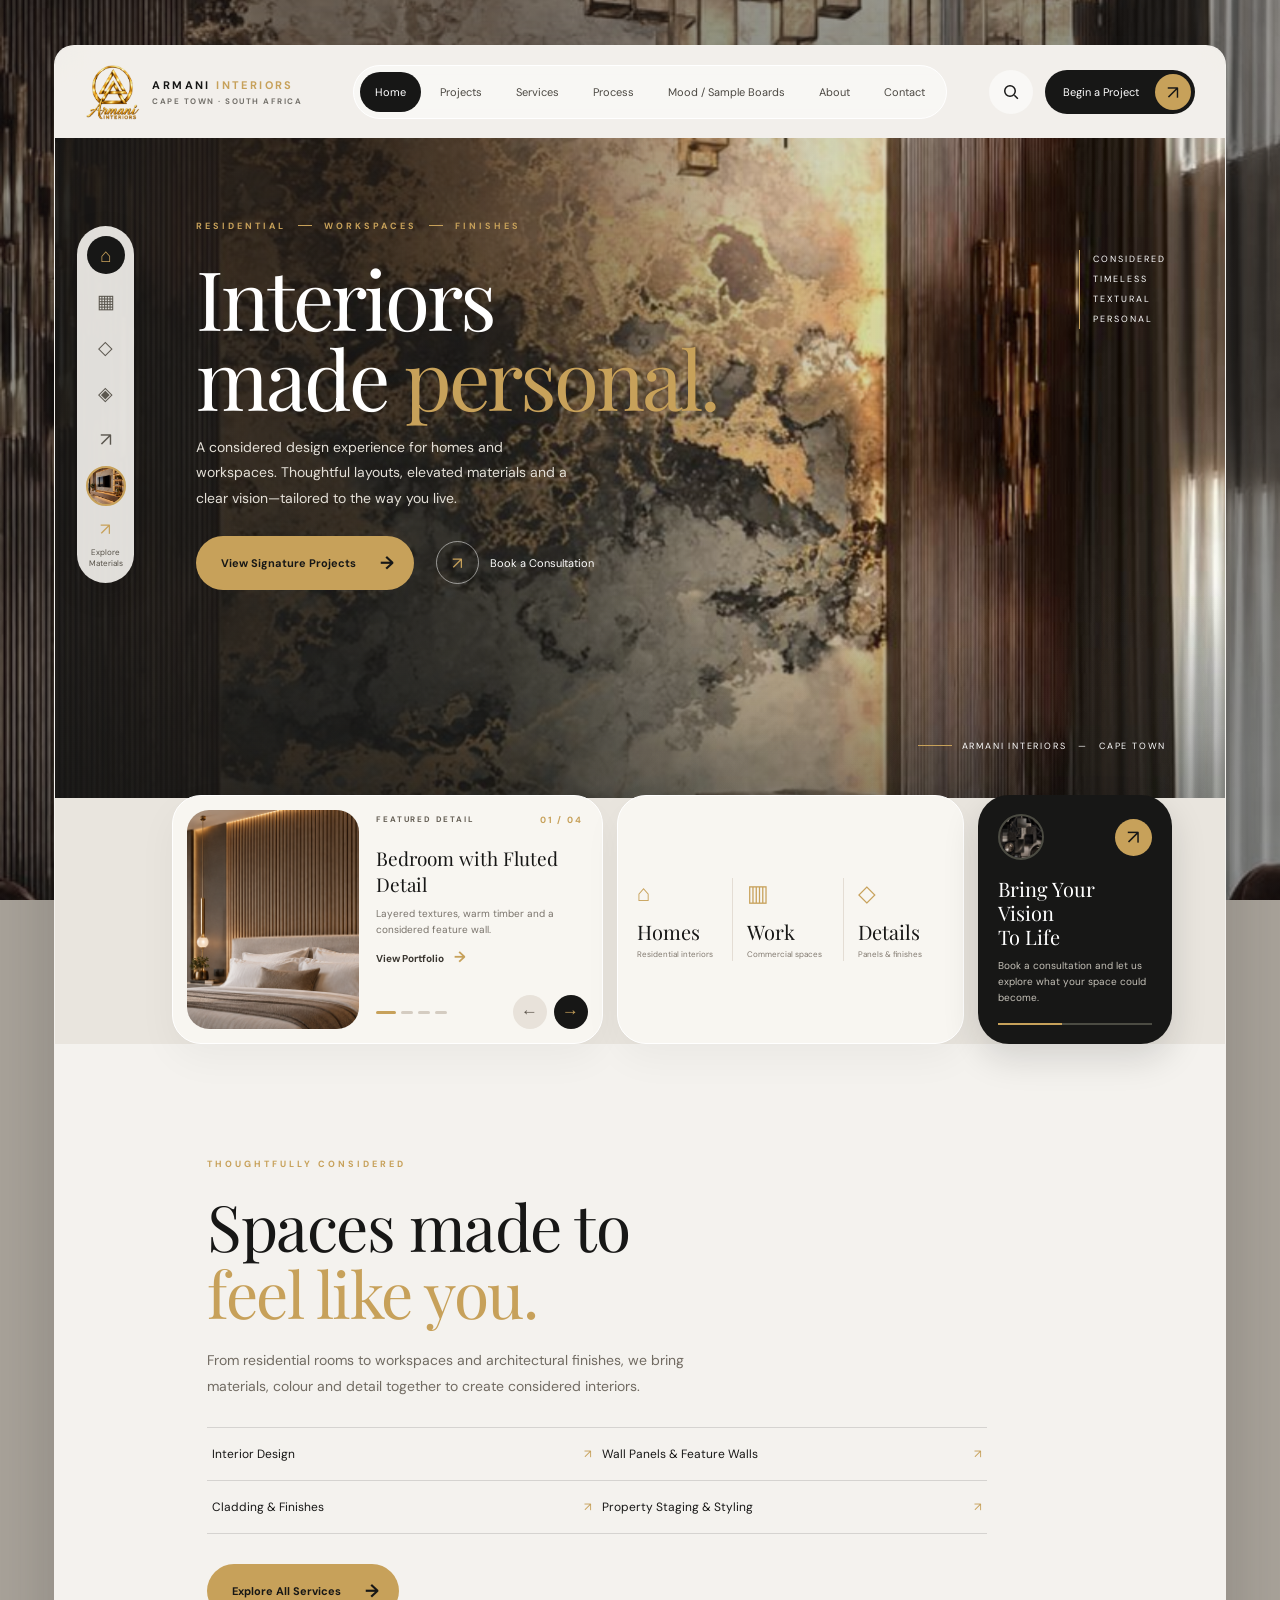
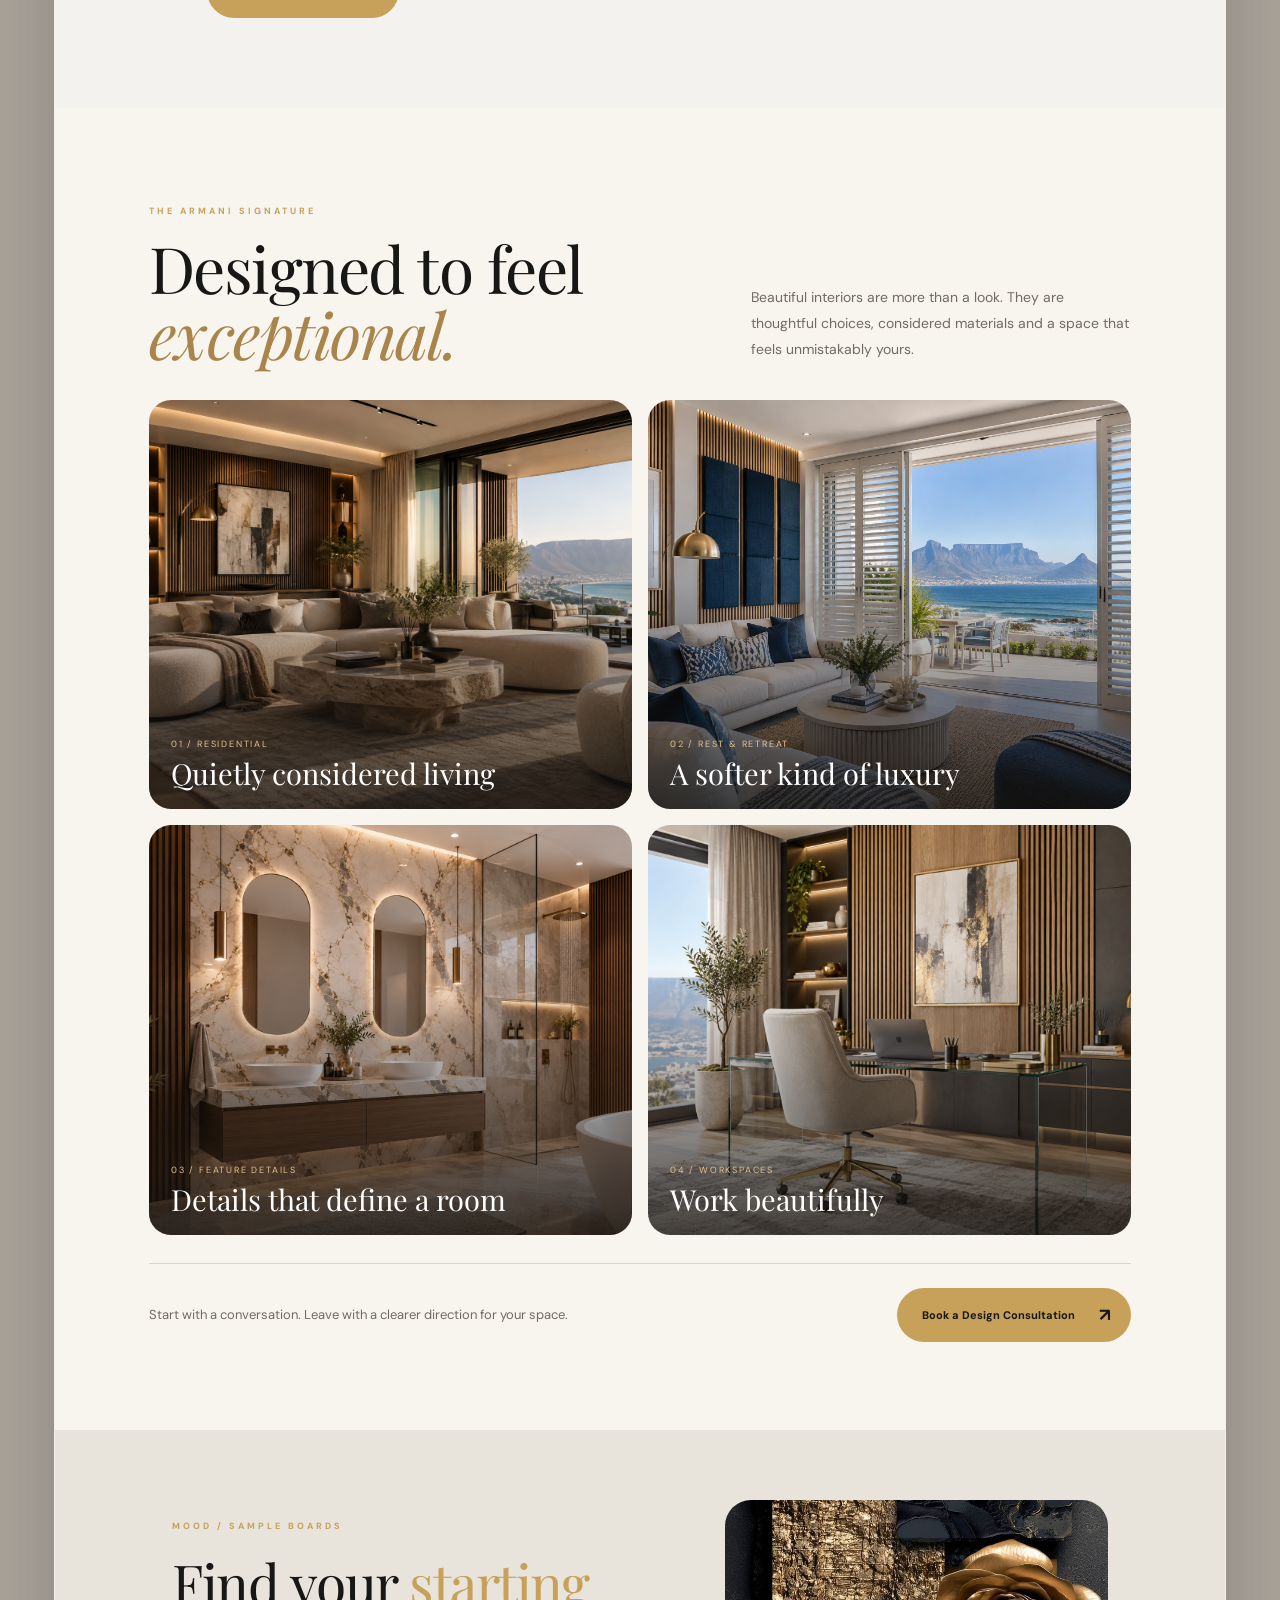
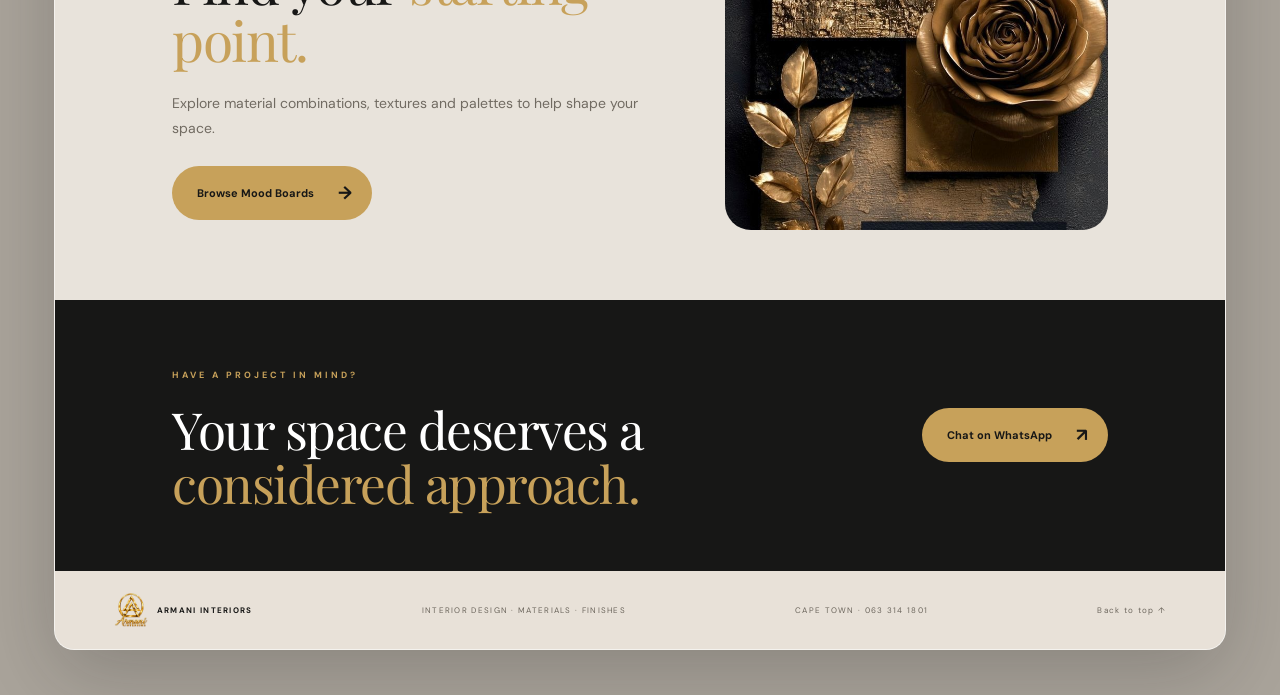
<file: index.html>
<!doctype html><html lang="en"><head><meta charset="utf-8"><meta name="viewport" content="width=device-width,initial-scale=1"><meta name="theme-color" content="#171716"><meta name="description" content="Armani Interiors — residential and workspace interiors, material finishes, wall panels, cladding and styling in Cape Town."><title>Armani Interiors — Interiors Made Personal</title><link rel="icon" href="assets/armani-logo-gold.png"><link rel="preconnect" href="https://fonts.googleapis.com"><link rel="preconnect" href="https://fonts.gstatic.com" crossorigin><link href="https://fonts.googleapis.com/css2?family=DM+Sans:wght@400;500;600;700&family=Playfair+Display:wght@400;500&display=swap" rel="stylesheet"><link rel="stylesheet" href="mrl-layout.css"></head><body><div class="backdrop" aria-hidden="true"></div><main class="site-shell" id="home">
<header class="topbar"><a class="brand" href="index.html" aria-label="Armani Interiors home"><img src="assets/armani-logo-gold.png" alt="Armani Interiors logo"><span class="brand-name">ARMANI <b>INTERIORS</b><small>CAPE TOWN · SOUTH AFRICA</small></span></a><nav class="main-nav" id="mainNav" aria-label="Main navigation"><a class="active" href="index.html">Home</a><a href="portfolio.html">Projects</a><a href="services.html">Services</a><a href="process.html">Process</a><a href="mood-boards.html">Mood / Sample Boards</a><a href="about.html">About</a><a href="contact.html">Contact</a></nav><div class="top-actions"><button class="search-button" id="searchToggle" aria-label="Search"><svg viewBox="0 0 24 24"><circle cx="10.8" cy="10.8" r="6.3"/><path d="m16 16 4.2 4.2"/></svg></button><a class="start-project" href="https://wa.me/27633141801?text=Hello%20Armani%20Interiors%2C%20I%20would%20like%20to%20discuss%20a%20project.">Begin a Project <span>↗</span></a><button class="menu-toggle" id="menuToggle" aria-label="Toggle navigation" aria-expanded="false">☰</button></div></header>
<aside class="side-rail" aria-label="Quick links"><a class="rail-icon selected" href="#home" aria-label="Home">⌂</a><a class="rail-icon" href="#projects" aria-label="Projects">▦</a><a class="rail-icon" href="#services" aria-label="Services">◇</a><a class="rail-icon" href="mood-boards.html" aria-label="Mood boards">◈</a><a class="rail-icon" href="#contact" aria-label="Contact">↗</a><div class="rail-thumb"></div><a class="watch-link" href="mood-boards.html"><span class="play-small">↗</span><span>Explore<br>Materials</span></a></aside>
<section class="hero"><div class="hero-image" role="img" aria-label="Luxury interior with marble and warm timber finishes"></div><div class="hero-wash"></div><div class="hero-copy"><p class="eyebrow">RESIDENTIAL <i></i> WORKSPACES <i></i> FINISHES</p><h1>Interiors<br>made <em>personal.</em></h1><p class="hero-description">A considered design experience for homes and workspaces. Thoughtful layouts, elevated materials and a clear vision—tailored to the way you live.</p><div class="hero-ctas"><a class="pill-button" href="portfolio.html">View Signature Projects <span>→</span></a><a class="showreel" href="https://wa.me/27633141801?text=Hello%20Armani%20Interiors%2C%20I%20would%20like%20to%20book%20a%20design%20consultation."><span class="play-button">↗</span><span>Book a Consultation</span></a></div></div><div class="hero-mantra">CONSIDERED<br>TIMELESS<br>TEXTURAL<br>PERSONAL</div><div class="image-caption"><span class="caption-line"></span><span>ARMANI INTERIORS &nbsp; — &nbsp; CAPE TOWN</span></div></section>
<section class="bottom-dock" id="projects"><article class="featured-card"><div class="featured-photo" id="featuredPhoto" role="img" aria-label="Bedroom with fluted feature wall"></div><div class="featured-info"><p class="mini-label">FEATURED DETAIL <span id="projectCount">01 / 04</span></p><h2 id="projectTitle">Bedroom with Fluted Detail</h2><p id="projectDesc">Layered textures, warm timber and a considered feature wall.</p><a href="portfolio.html" class="text-link">View Portfolio <span>→</span></a><div class="slider-controls"><span class="slider-track" id="sliderTrack"><i></i><i></i><i></i><i></i></span><button id="prevProject" aria-label="Previous project">←</button><button class="next" id="nextProject" aria-label="Next project">→</button></div></div></article><div class="stats-card"><a class="stat" href="services.html"><span class="stat-icon">⌂</span><strong>Homes</strong><span>Residential interiors</span></a><a class="stat" href="services.html"><span class="stat-icon">▥</span><strong>Work</strong><span>Commercial spaces</span></a><a class="stat" href="services.html"><span class="stat-icon">◇</span><strong>Details</strong><span>Panels & finishes</span></a></div><article class="vision-card" id="contact"><div class="vision-top"><div class="vision-thumb"></div><a class="round-arrow" href="https://wa.me/27633141801?text=Hello%20Armani%20Interiors%2C%20I%20would%20like%20to%20discuss%20a%20project." aria-label="Start a conversation">↗</a></div><h2>Bring Your Vision<br>To Life</h2><p>Book a consultation and let us explore what your space could become.</p><a class="vision-line" href="https://wa.me/27633141801?text=Hello%20Armani%20Interiors"><span></span></a></article></section>
<section class="below-content" id="services"><p class="eyebrow">THOUGHTFULLY CONSIDERED</p><h2>Spaces made to<br><em>feel like you.</em></h2><p>From residential rooms to workspaces and architectural finishes, we bring materials, colour and detail together to create considered interiors.</p><div class="service-links"><a href="services.html">Interior Design <span>↗</span></a><a href="services.html">Wall Panels & Feature Walls <span>↗</span></a><a href="services.html">Cladding & Finishes <span>↗</span></a><a href="services.html">Property Staging & Styling <span>↗</span></a></div><a href="services.html" class="pill-button">Explore All Services <span>→</span></a></section>
<section class="signature-spaces" id="signature-spaces">
  <div class="signature-heading"><div><p class="eyebrow">THE ARMANI SIGNATURE</p><h2>Designed to feel<br><em>exceptional.</em></h2></div><p>Beautiful interiors are more than a look. They are thoughtful choices, considered materials and a space that feels unmistakably yours.</p></div>
  <div class="signature-grid">
    <a class="signature-tile" href="portfolio.html"><img src="assets/ai-residential-living.png" alt="Warm contemporary luxury living room with layered natural textures" loading="lazy"><span><small>01 / RESIDENTIAL</small><strong>Quietly considered living</strong></span></a>
    <a class="signature-tile" href="portfolio.html"><img src="assets/portfolio-coastal-bedroom-01.png" alt="Coastal-inspired bedroom with soft blue tones and refined finishes" loading="lazy"><span><small>02 / REST & RETREAT</small><strong>A softer kind of luxury</strong></span></a>
    <a class="signature-tile" href="portfolio.html"><img src="assets/marble-and-fluted-wall.png" alt="Marble and fluted wall detailing with warm ambient lighting" loading="lazy"><span><small>03 / FEATURE DETAILS</small><strong>Details that define a room</strong></span></a>
    <a class="signature-tile" href="portfolio.html"><img src="assets/ai-home-office-glass-desk.png" alt="Refined home workspace with glass desk and timber details" loading="lazy"><span><small>04 / WORKSPACES</small><strong>Work beautifully</strong></span></a>
  </div>
  <div class="signature-foot"><p>Start with a conversation. Leave with a clearer direction for your space.</p><a class="pill-button" href="https://wa.me/27633141801?text=Hello%20Armani%20Interiors%2C%20I%20would%20like%20to%20book%20a%20design%20consultation.">Book a Design Consultation <span>↗</span></a></div>
</section>
<section class="mood-strip"><div><p class="eyebrow">MOOD / SAMPLE BOARDS</p><h2>Find your <em>starting point.</em></h2><p>Explore material combinations, textures and palettes to help shape your space.</p><a class="pill-button" href="mood-boards.html">Browse Mood Boards <span>→</span></a></div><a class="mood-image" href="mood-boards.html" aria-label="Browse mood boards"><img src="assets/IMG-20261007-WA0001.jpg" alt="Interior material mood board with dark stone and gold accents" loading="lazy"></a></section>
<section class="contact-band"><div><p class="eyebrow">HAVE A PROJECT IN MIND?</p><h2>Your space deserves a <em>considered approach.</em></h2></div><a class="pill-button" href="https://wa.me/27633141801?text=Hello%20Armani%20Interiors%2C%20I%20would%20like%20to%20discuss%20a%20project.">Chat on WhatsApp <span>↗</span></a></section>
<footer><a class="footer-brand" href="index.html"><img src="assets/armani-logo-gold.png" alt="Armani Interiors logo"><span>ARMANI INTERIORS</span></a><span>INTERIOR DESIGN · MATERIALS · FINISHES</span><span>CAPE TOWN · 063 314 1801</span><a href="#home">Back to top ↑</a></footer></main><div class="search-panel" id="searchPanel" aria-hidden="true"><form id="searchForm"><label for="searchInput">Find a service or page</label><div><input id="searchInput" type="search" placeholder="Projects, services, mood boards…"><button type="submit">Go ↗</button></div></form></div><div class="toast" id="toast" role="status" aria-live="polite"></div><script src="mrl-layout.js"></script></body></html>
</file>
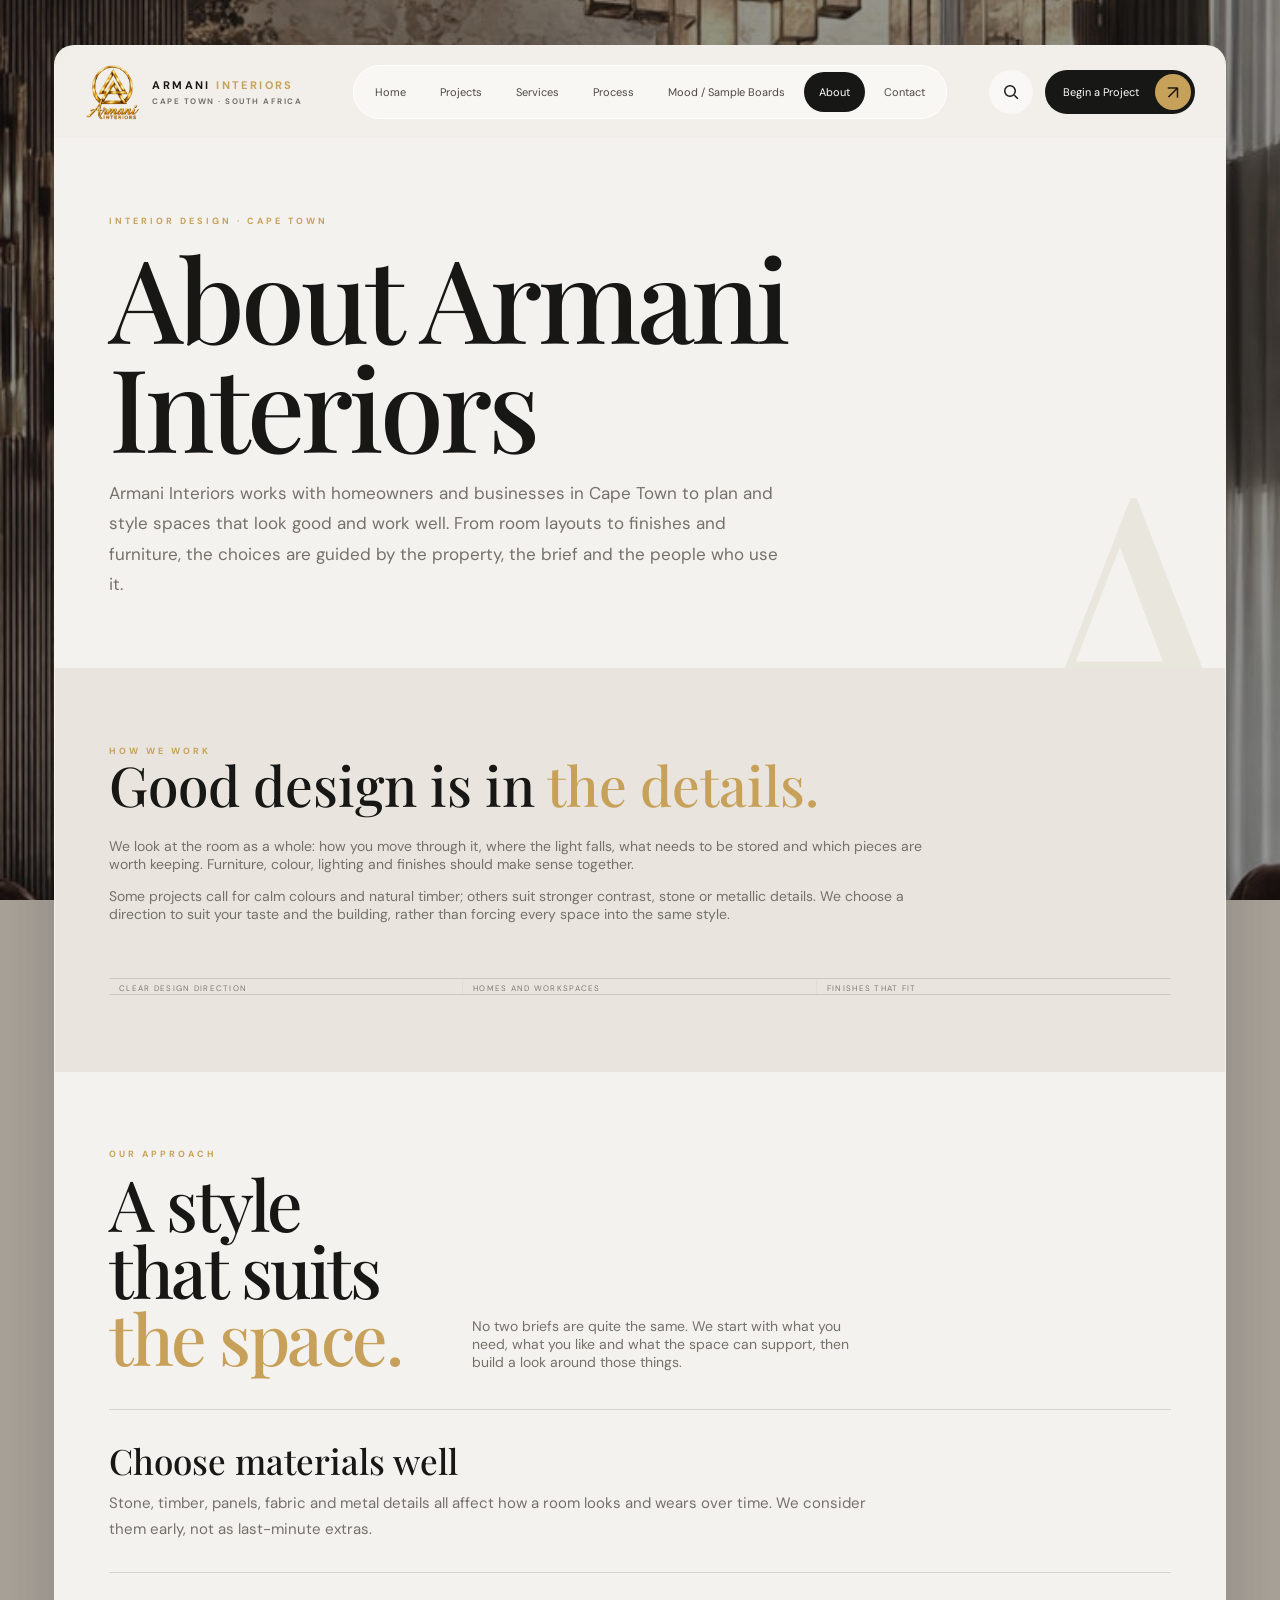
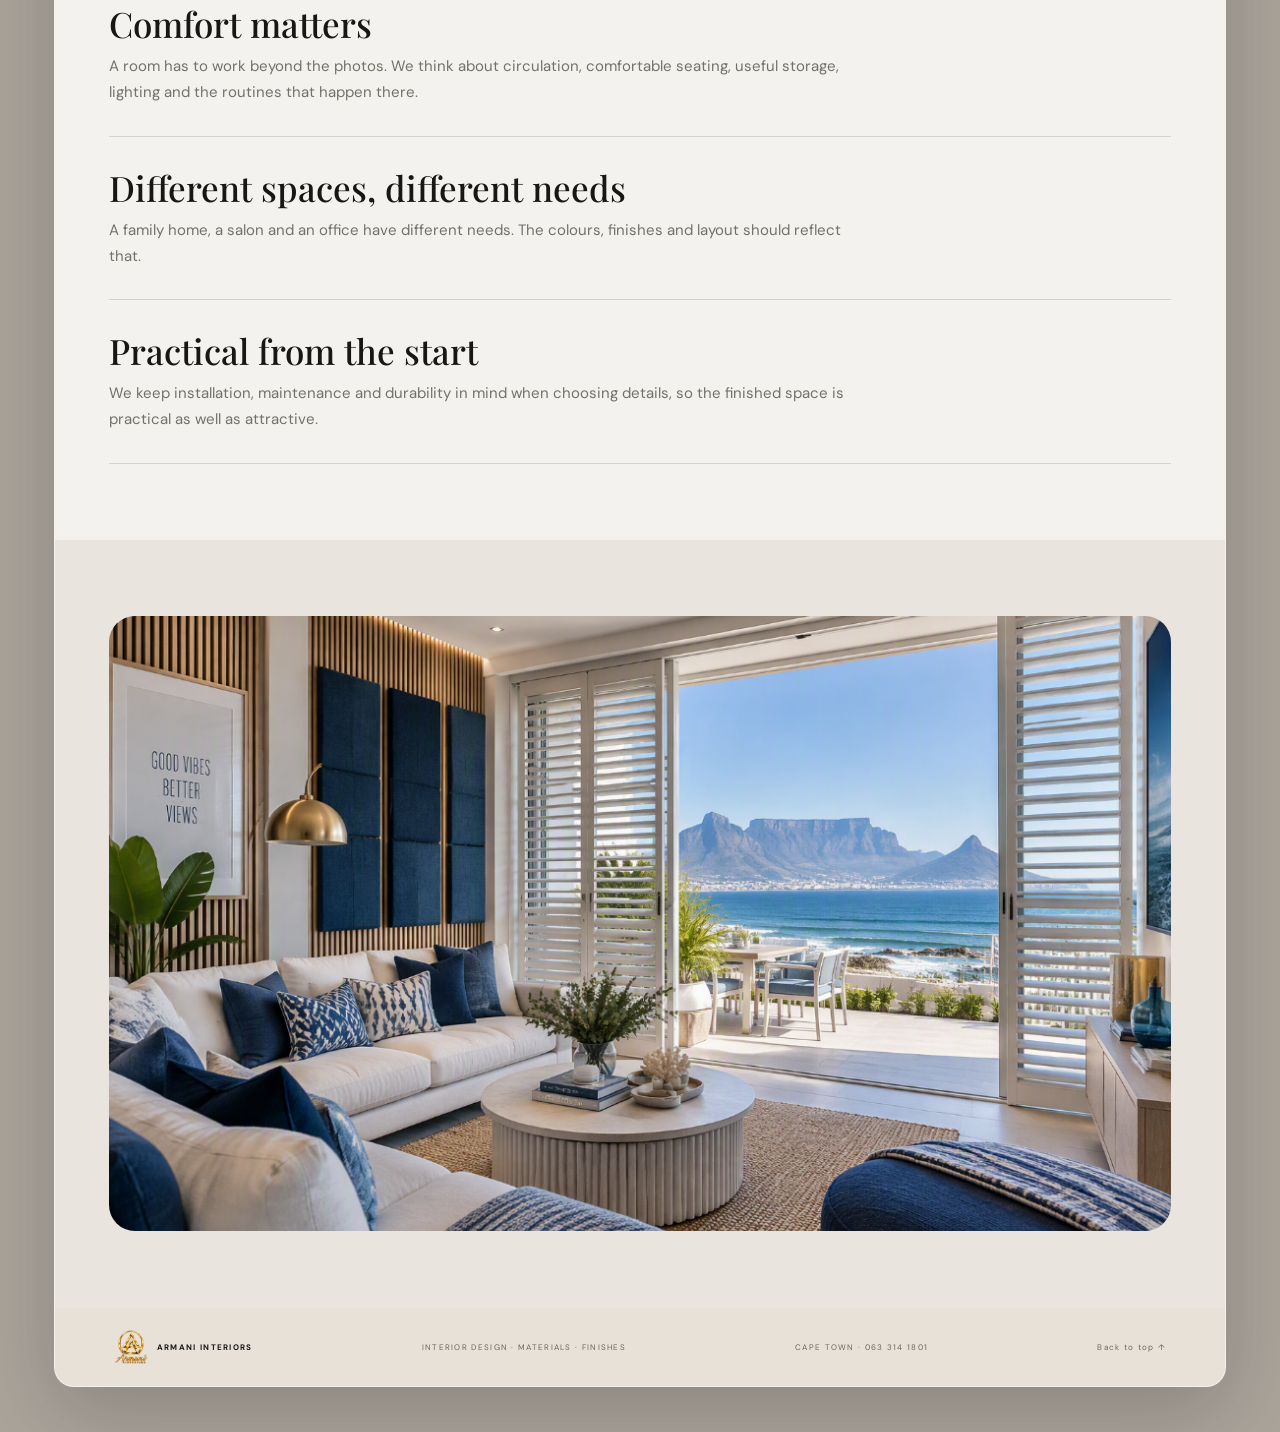
<file: about.html>
<!doctype html><html lang="en"><head><meta charset="utf-8"><meta name="viewport" content="width=device-width,initial-scale=1"><meta name="theme-color" content="#171716">
<link rel="stylesheet" href="styles.css"><link rel="stylesheet" href="mrl-layout.css"><link rel="icon" href="assets/armani-logo-gold.png">
<title>About | Armani Interiors</title><meta name="description" content="Meet Armani Interiors, working with Cape Town homeowners and businesses on interior design, styling and finishes."></head><body><div class="backdrop" aria-hidden="true"></div><div class="site-shell" id="top"><header class="topbar"><a class="brand" href="index.html" aria-label="Armani Interiors home"><img src="assets/armani-logo-gold.png" alt="Armani Interiors logo"><span class="brand-name">ARMANI <b>INTERIORS</b><small>CAPE TOWN · SOUTH AFRICA</small></span></a><nav class="main-nav" id="mainNav" aria-label="Main navigation"><a class="" href="index.html">Home</a><a class="" href="portfolio.html">Projects</a><a class="" href="services.html">Services</a><a class="" href="process.html">Process</a><a class="" href="mood-boards.html">Mood / Sample Boards</a><a class="active" href="about.html">About</a><a class="" href="contact.html">Contact</a></nav><div class="top-actions"><button class="search-button" id="searchToggle" aria-label="Search" aria-expanded="false"><svg viewBox="0 0 24 24"><circle cx="10.8" cy="10.8" r="6.3"/><path d="m16 16 4.2 4.2"/></svg></button><a class="start-project" href="https://wa.me/27633141801?text=Hello%20Armani%20Interiors%2C%20I%20would%20like%20to%20discuss%20a%20project.">Begin a Project <span>↗</span></a><button class="menu-toggle" id="menuToggle" aria-label="Toggle navigation" aria-expanded="false">☰</button></div></header><main class="page-content"><section class="page-hero"><div class="wrap"><div class="eyebrow">Interior Design · Cape Town</div><h1 class="display">About Armani Interiors</h1><p>Armani Interiors works with homeowners and businesses in Cape Town to plan and style spaces that look good and work well. From room layouts to finishes and furniture, the choices are guided by the property, the brief and the people who use it.</p></div><div class="ghost">A</div></section><section class="section"><div class="wrap"><div class="rich-copy reveal"><div class="eyebrow">How we work</div><h2>Good design is in <span class="gold">the details.</span></h2><p>We look at the room as a whole: how you move through it, where the light falls, what needs to be stored and which pieces are worth keeping. Furniture, colour, lighting and finishes should make sense together.</p><p>Some projects call for calm colours and natural timber; others suit stronger contrast, stone or metallic details. We choose a direction to suit your taste and the building, rather than forcing every space into the same style.</p></div><div class="stats"><div class="stat reveal"><span>Clear design direction</span></div><div class="stat reveal delay-1"><span>Homes and workspaces</span></div><div class="stat reveal delay-2"><span>Finishes that fit</span></div></div></div></section><section class="section-sm" style="background:var(--soft)"><div class="wrap"><div class="section-head reveal"><div><div class="eyebrow">Our approach</div><h2 class="display">A style that suits <span class="gold">the space.</span></h2></div><p>No two briefs are quite the same. We start with what you need, what you like and what the space can support, then build a look around those things.</p></div><div class="detail-list"><div class="detail-row reveal"><div><h3>Choose materials well</h3><p>Stone, timber, panels, fabric and metal details all affect how a room looks and wears over time. We consider them early, not as last-minute extras.</p></div></div><div class="detail-row reveal delay-1"><div><h3>Comfort matters</h3><p>A room has to work beyond the photos. We think about circulation, comfortable seating, useful storage, lighting and the routines that happen there.</p></div></div><div class="detail-row reveal delay-2"><div><h3>Different spaces, different needs</h3><p>A family home, a salon and an office have different needs. The colours, finishes and layout should reflect that.</p></div></div><div class="detail-row reveal delay-3"><div><h3>Practical from the start</h3><p>We keep installation, maintenance and durability in mind when choosing details, so the finished space is practical as well as attractive.</p></div></div></div></div></section><section class="section coastal-editorial"><div class="wrap"><div class="image-frame coastal-feature reveal"><img src="assets/portfolio-coastal-bedroom-01.png" alt="Coastal-inspired interior with ocean-blue accents, natural textures and refined contemporary finishes" loading="lazy"></div></div></section></main><script src="script.js"></script><footer><a class="footer-brand" href="index.html"><img src="assets/armani-logo-gold.png" alt="Armani Interiors logo"><span>ARMANI INTERIORS</span></a><span>INTERIOR DESIGN · MATERIALS · FINISHES</span><span>CAPE TOWN · 063 314 1801</span><a href="#top">Back to top ↑</a></footer></div><div class="search-panel" id="searchPanel" aria-hidden="true"><form id="searchForm"><label for="searchInput">Find a service or page</label><div><input id="searchInput" type="search" placeholder="Projects, services, mood boards…"><button type="submit">Go ↗</button></div></form></div><div class="toast" id="toast" role="status" aria-live="polite"></div><script src="shared-nav.js"></script></body></html>
</file>
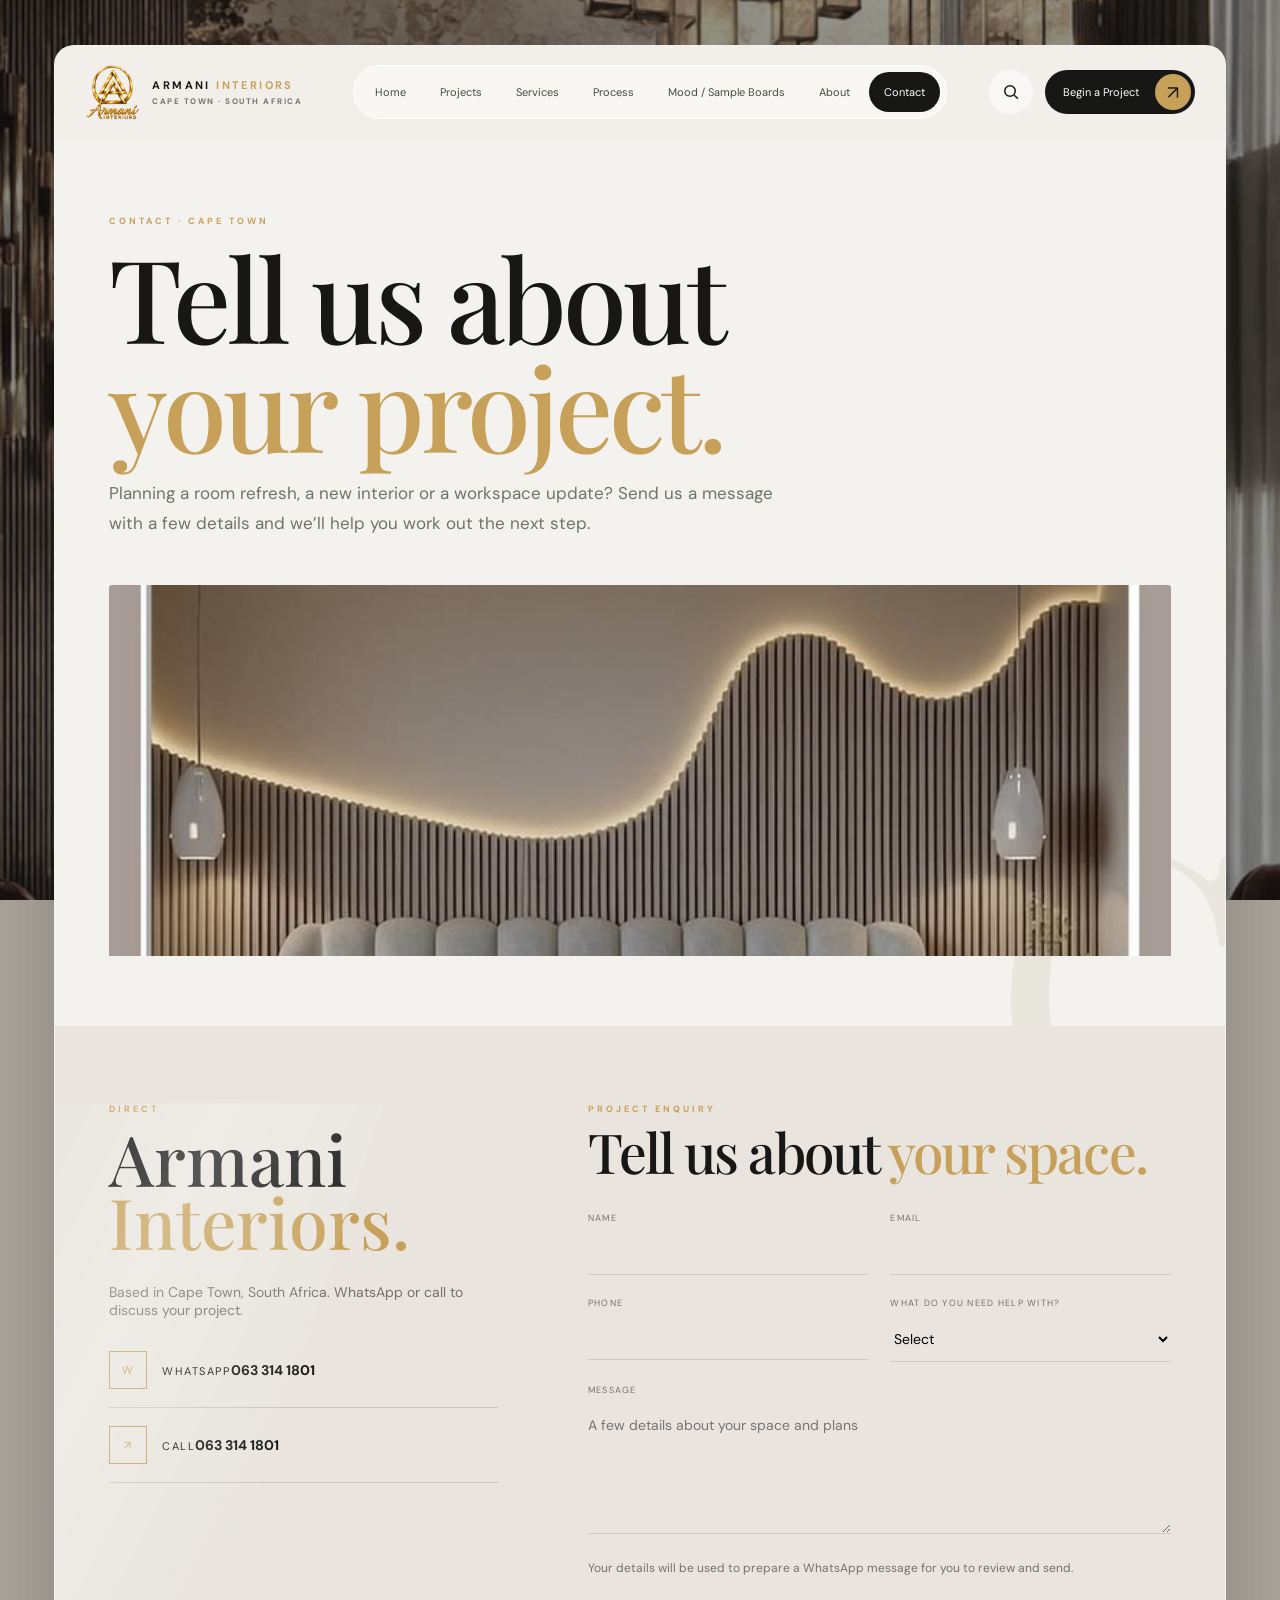
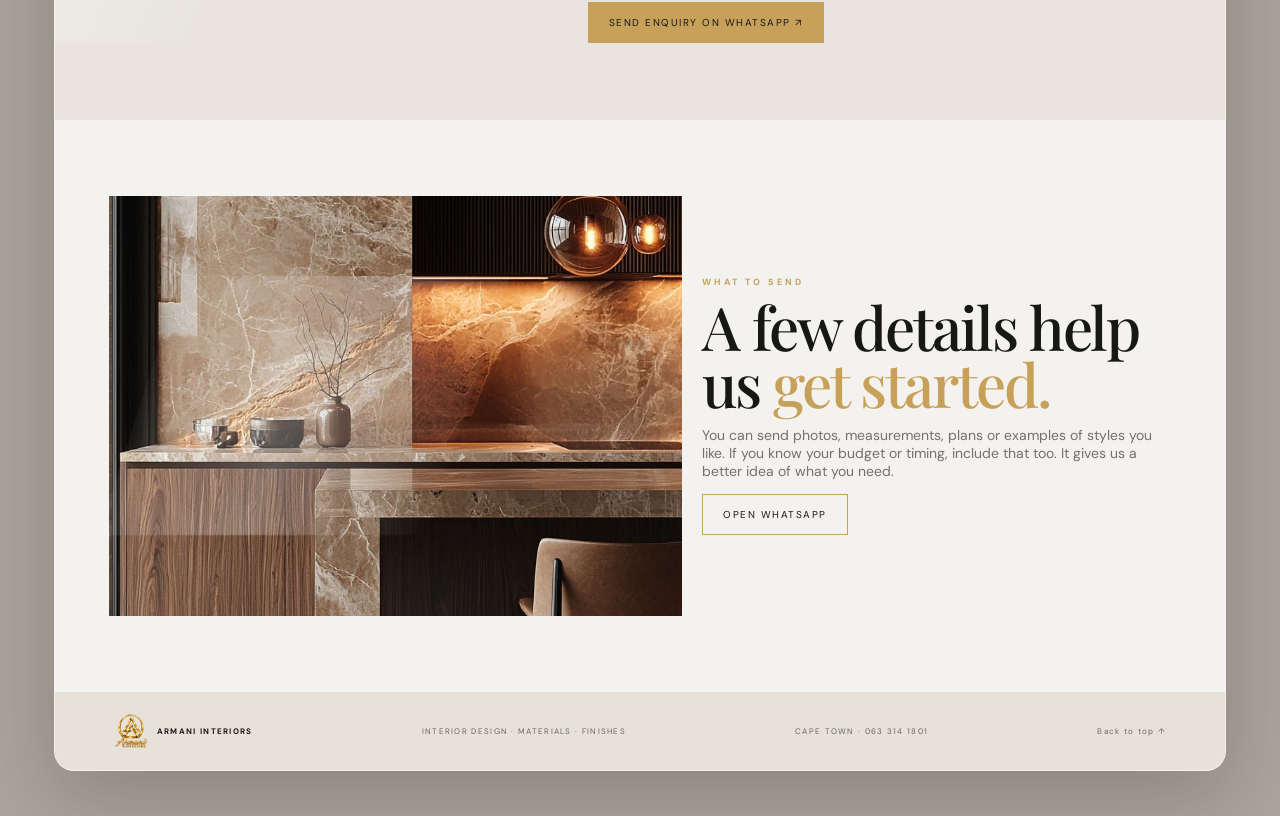
<file: contact.html>
<!doctype html><html lang="en"><head><meta charset="utf-8"><meta name="viewport" content="width=device-width,initial-scale=1"><meta name="theme-color" content="#171716">
<link rel="stylesheet" href="styles.css"><link rel="stylesheet" href="mrl-layout.css"><link rel="icon" href="assets/armani-logo-gold.png">
<title>Contact | Armani Interiors</title><meta name="description" content="Get in touch with Armani Interiors in Cape Town to discuss your space, style ideas and project needs."></head><body><div class="backdrop" aria-hidden="true"></div><div class="site-shell" id="top"><header class="topbar"><a class="brand" href="index.html" aria-label="Armani Interiors home"><img src="assets/armani-logo-gold.png" alt="Armani Interiors logo"><span class="brand-name">ARMANI <b>INTERIORS</b><small>CAPE TOWN · SOUTH AFRICA</small></span></a><nav class="main-nav" id="mainNav" aria-label="Main navigation"><a class="" href="index.html">Home</a><a class="" href="portfolio.html">Projects</a><a class="" href="services.html">Services</a><a class="" href="process.html">Process</a><a class="" href="mood-boards.html">Mood / Sample Boards</a><a class="" href="about.html">About</a><a class="active" href="contact.html">Contact</a></nav><div class="top-actions"><button class="search-button" id="searchToggle" aria-label="Search" aria-expanded="false"><svg viewBox="0 0 24 24"><circle cx="10.8" cy="10.8" r="6.3"/><path d="m16 16 4.2 4.2"/></svg></button><a class="start-project" href="https://wa.me/27633141801?text=Hello%20Armani%20Interiors%2C%20I%20would%20like%20to%20discuss%20a%20project.">Begin a Project <span>↗</span></a><button class="menu-toggle" id="menuToggle" aria-label="Toggle navigation" aria-expanded="false">☰</button></div></header><main class="page-content"><section class="page-hero"><div class="wrap"><div class="eyebrow">Contact · Cape Town</div><h1 class="display">Tell us about <span class="gold">your project.</span></h1><p>Planning a room refresh, a new interior or a workspace update? Send us a message with a few details and we’ll help you work out the next step.</p><div class="page-hero-image reveal"><img src="assets/IMG-20261007-WA0006.jpg" alt="Elegant contemporary bedroom interior" fetchpriority="high"></div></div><div class="ghost">C</div></section><section class="section"><div class="wrap contact-grid"><div class="contact-info reveal"><div class="eyebrow">Direct</div><h2>Armani <span class="gold">Interiors.</span></h2><p>Based in Cape Town, South Africa. WhatsApp or call to discuss your project.</p><a class="contact-link" data-whatsapp target="_blank" rel="noopener"><span class="icon">W</span><div><span>WhatsApp</span><strong>063 314 1801</strong></div></a><a class="contact-link" data-phone><span class="icon">↗</span><div><span>Call</span><strong>063 314 1801</strong></div></a></div><div class="reveal delay-1"><div class="eyebrow">Project Enquiry</div><h2 class="display" style="font-size:55px;margin:10px 0 35px">Tell us about <span class="gold">your space.</span></h2><form class="form" id="contactForm"><div class="field"><label for="name">Name</label><input id="name" name="name" required autocomplete="name"></div><div class="field"><label for="email">Email</label><input id="email" name="email" type="email" required autocomplete="email"></div><div class="field"><label for="phone">Phone</label><input id="phone" name="phone" required autocomplete="tel"></div><div class="field"><label for="service">What do you need help with?</label><select id="service" name="service" required><option value="">Select</option><option>Turnkey Interior Design</option><option>Property Staging</option><option>Cladding Supply & Installation</option><option>Wall Panel Installation</option><option>Other / Not sure yet</option></select></div><div class="field full"><label for="message">Message</label><textarea id="message" name="message" required placeholder="A few details about your space and plans"></textarea></div><div class="form-status" aria-live="polite">Your details will be used to prepare a WhatsApp message for you to review and send.</div><button class="btn gold-btn" type="submit">Send Enquiry on WhatsApp ↗</button></form></div></div></section><section class="section-sm" style="background:var(--soft)"><div class="wrap mini-board"><div class="image-frame reveal" style="height:420px"><img src="assets/IMG-20261007-WA0003.jpg" alt="Luxury interior concept with stone and timber" loading="lazy"></div><div class="reveal delay-1"><div class="eyebrow">What to send</div><h2 class="display" style="font-size:60px;margin:10px 0">A few details help us <span class="gold">get started.</span></h2><p style="color:var(--gray)">You can send photos, measurements, plans or examples of styles you like. If you know your budget or timing, include that too. It gives us a better idea of what you need.</p><a class="btn" data-whatsapp target="_blank" rel="noopener">Open WhatsApp</a></div></div></section></main><script src="script.js"></script><footer><a class="footer-brand" href="index.html"><img src="assets/armani-logo-gold.png" alt="Armani Interiors logo"><span>ARMANI INTERIORS</span></a><span>INTERIOR DESIGN · MATERIALS · FINISHES</span><span>CAPE TOWN · 063 314 1801</span><a href="#top">Back to top ↑</a></footer></div><div class="search-panel" id="searchPanel" aria-hidden="true"><form id="searchForm"><label for="searchInput">Find a service or page</label><div><input id="searchInput" type="search" placeholder="Projects, services, mood boards…"><button type="submit">Go ↗</button></div></form></div><div class="toast" id="toast" role="status" aria-live="polite"></div><script src="shared-nav.js"></script></body></html>
</file>
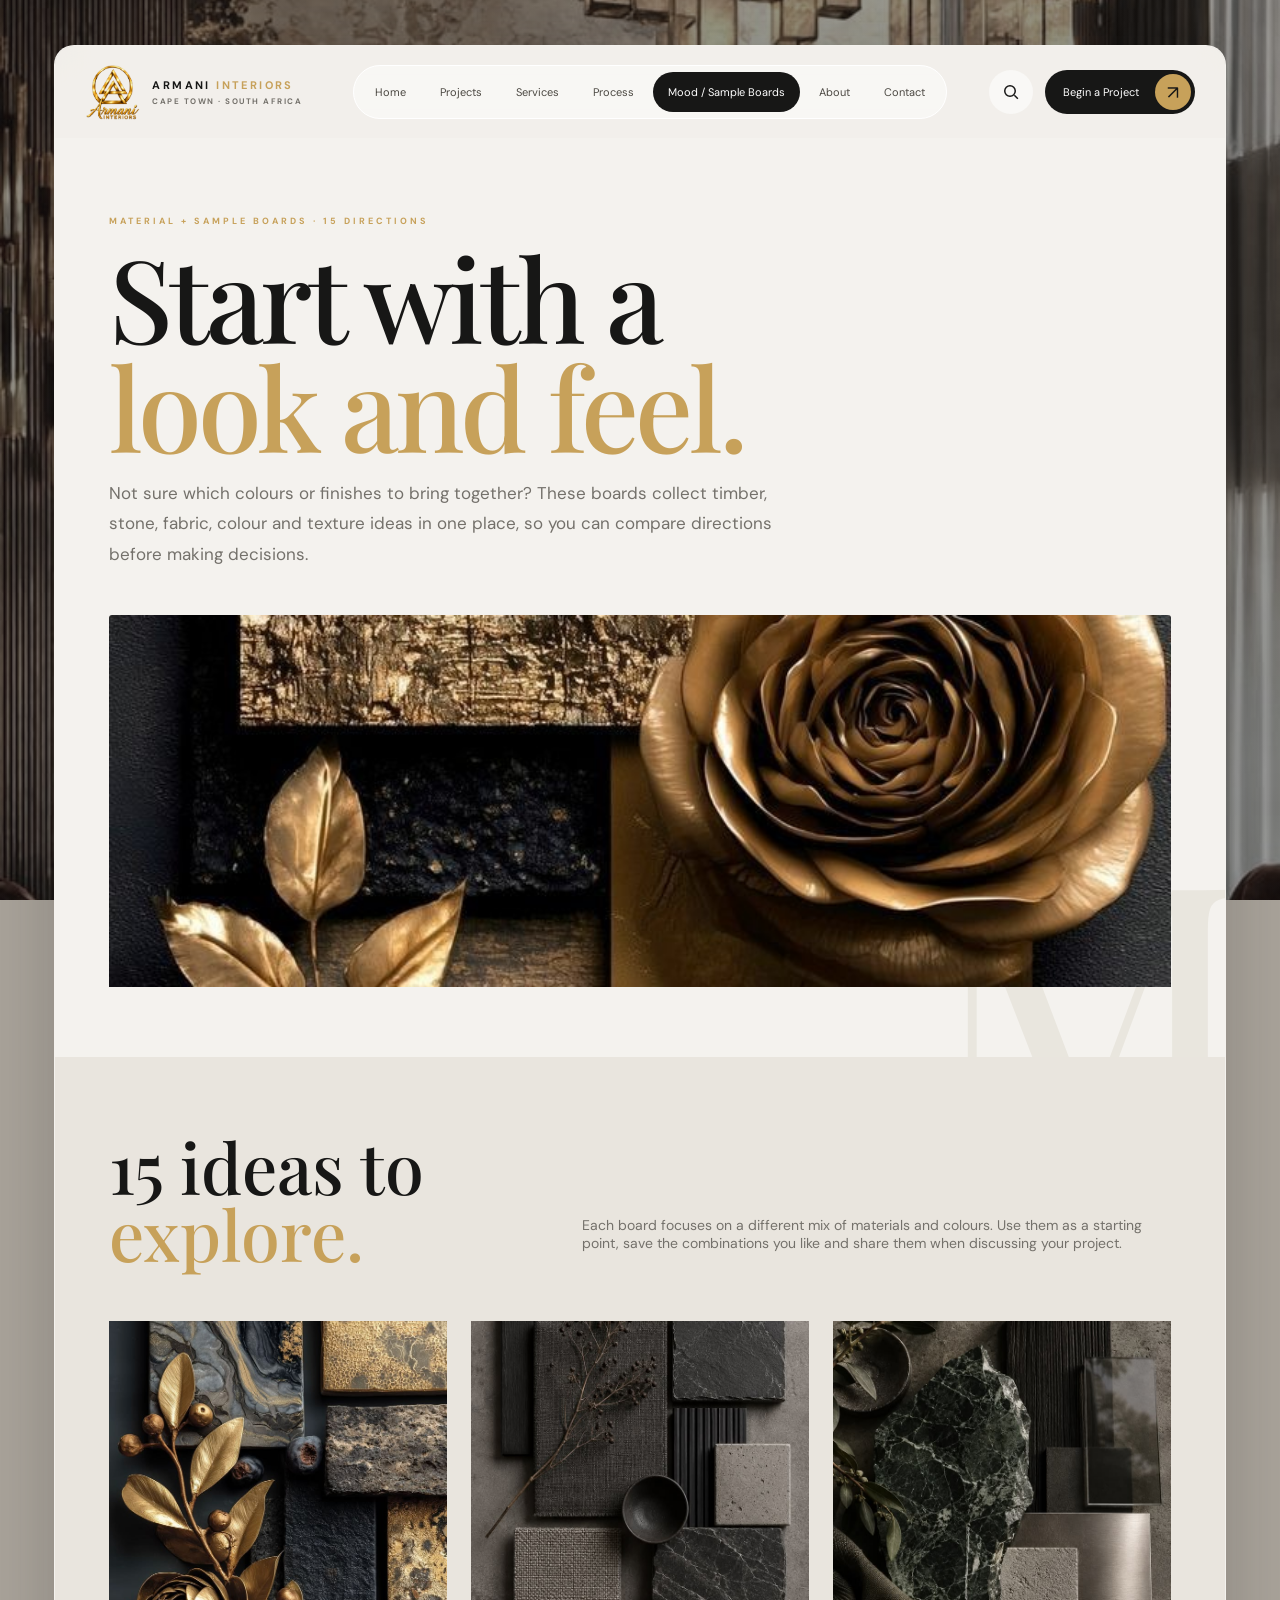
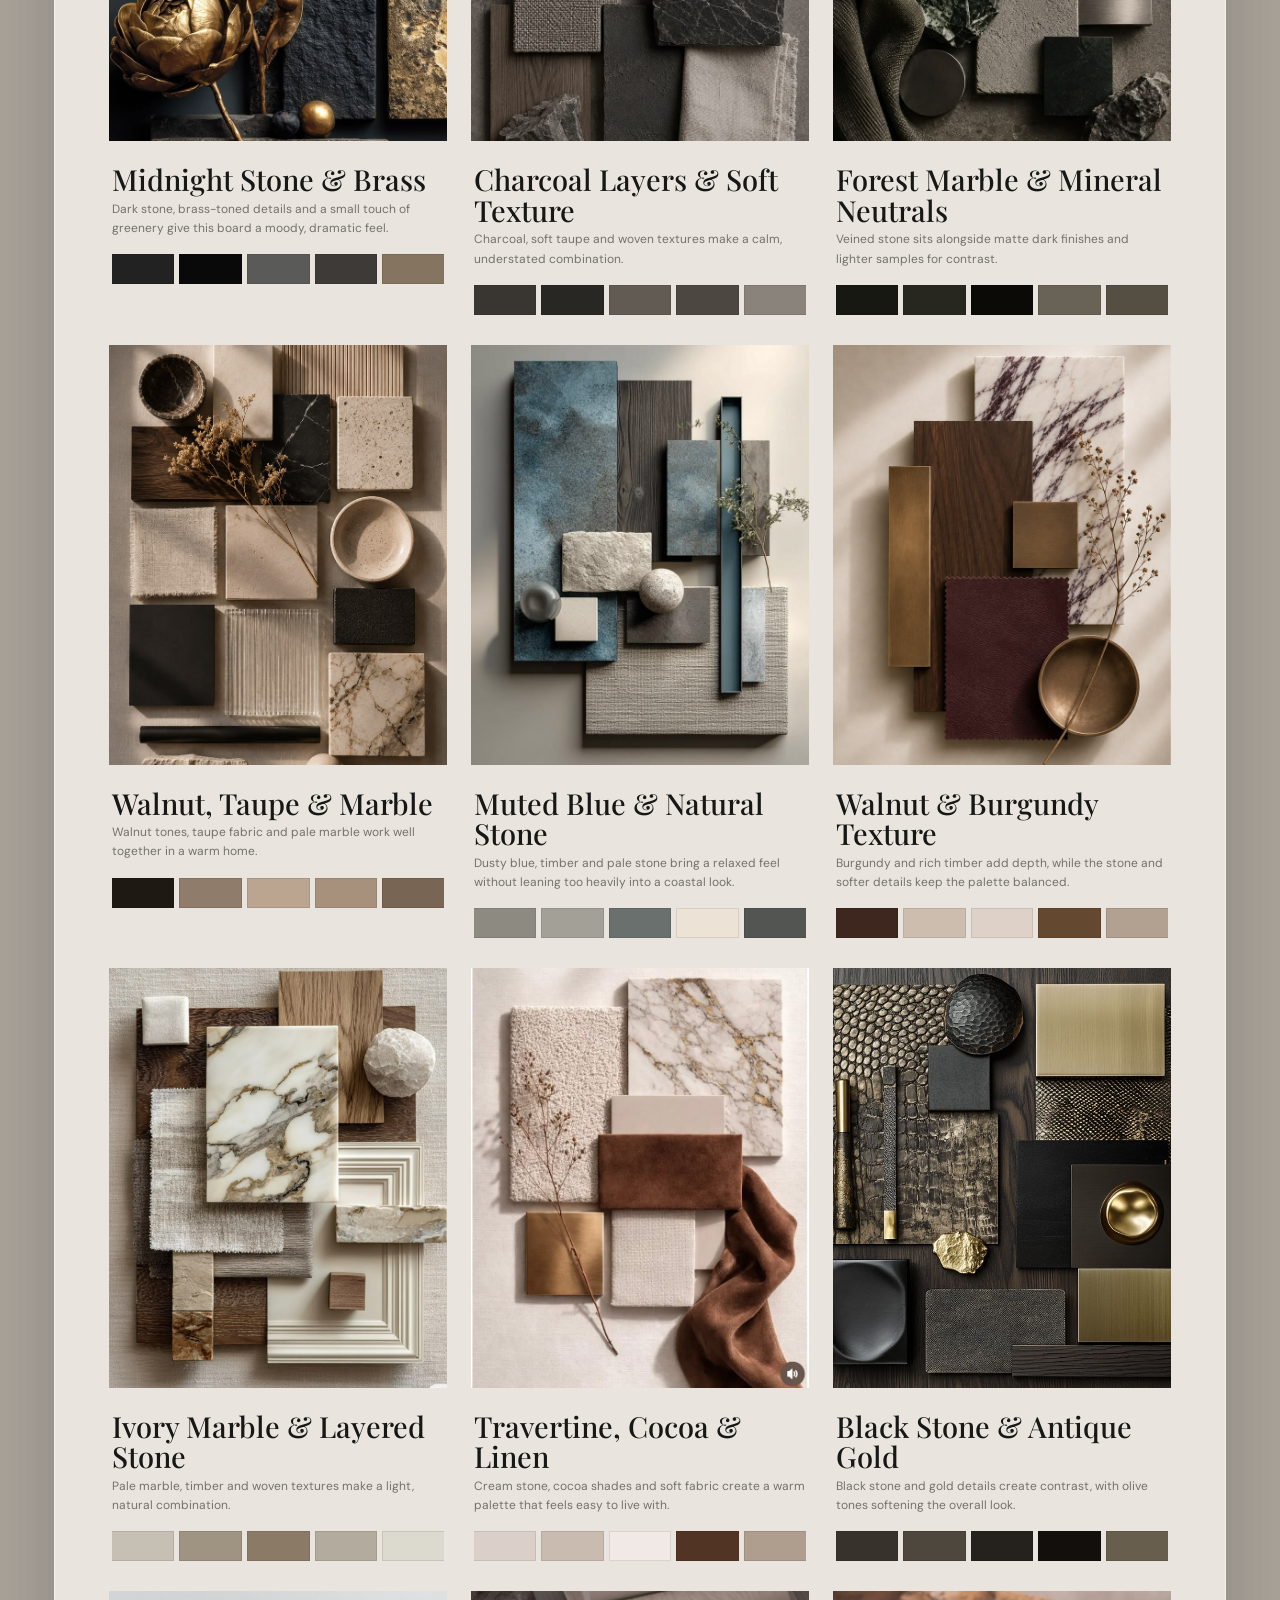
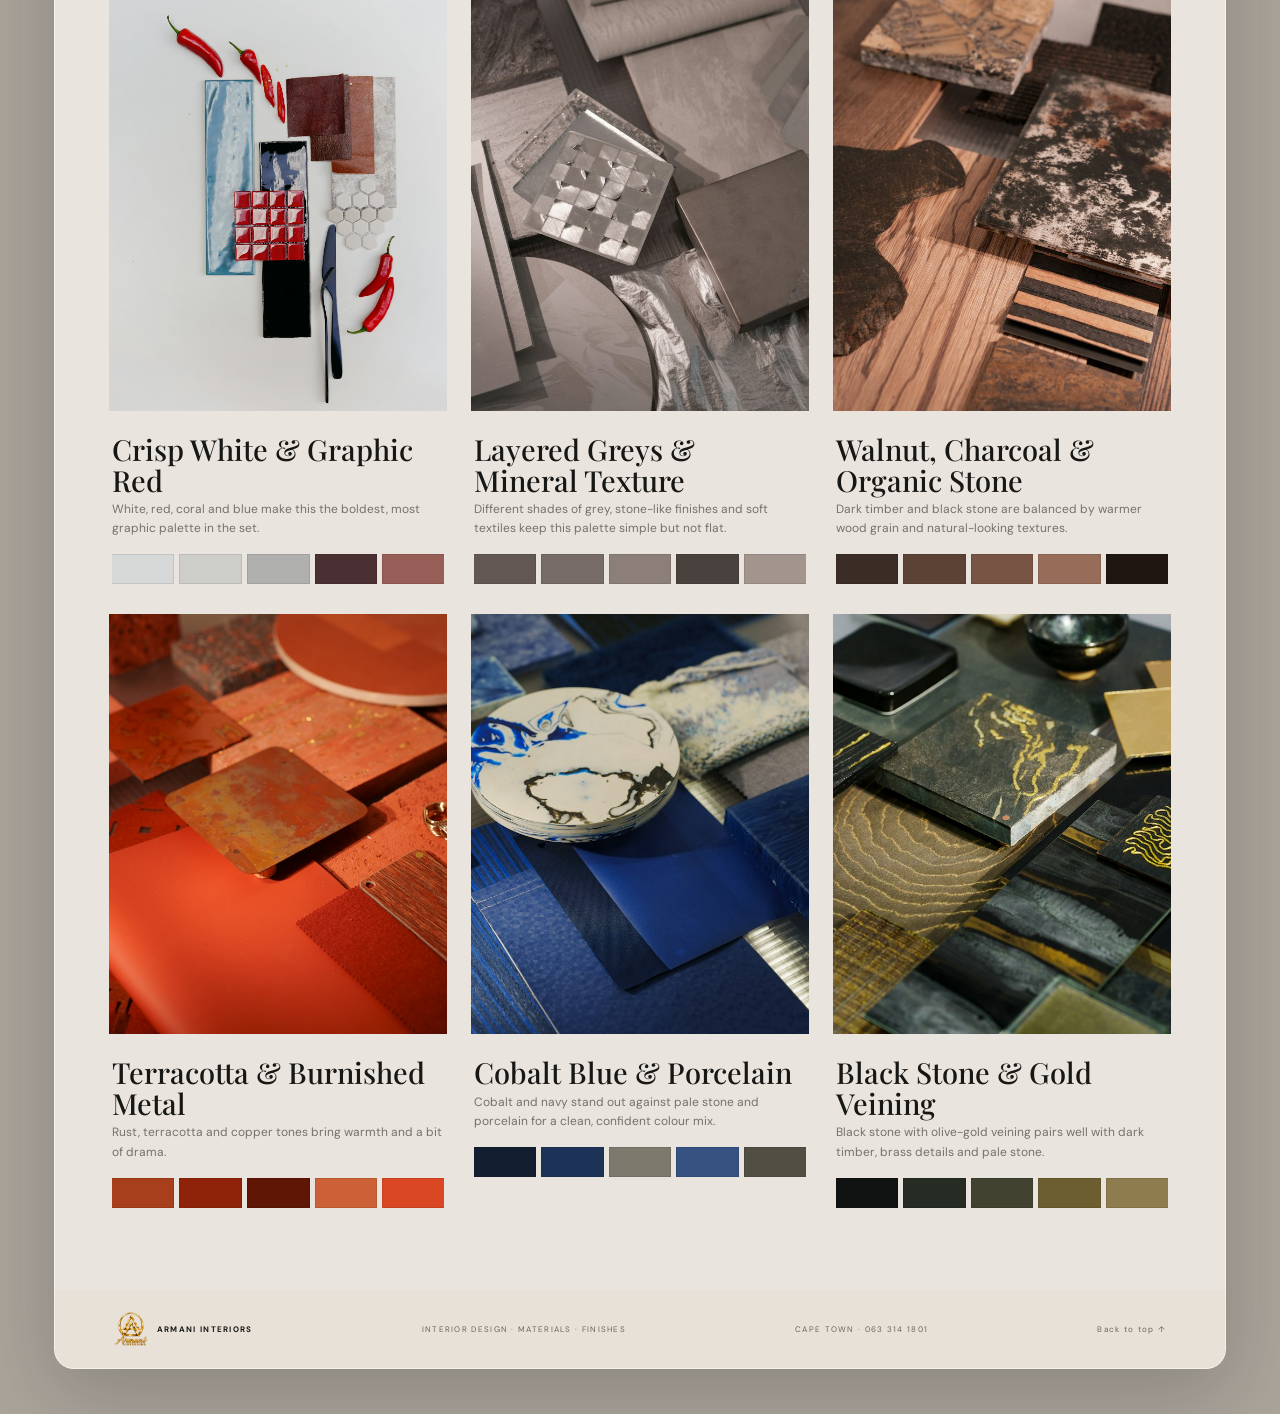
<file: mood-boards.html>
<!doctype html><html lang="en"><head><meta charset="utf-8"><meta name="viewport" content="width=device-width,initial-scale=1"><meta name="theme-color" content="#171716">
<link rel="stylesheet" href="styles.css"><link rel="stylesheet" href="mrl-layout.css"><link rel="icon" href="assets/armani-logo-gold.png">
<title>Mood Boards | Armani Interiors</title><meta name="description" content="Explore curated interior-design mood and material boards built around colour, texture and finish."></head><body><div class="backdrop" aria-hidden="true"></div><div class="site-shell" id="top"><header class="topbar"><a class="brand" href="index.html" aria-label="Armani Interiors home"><img src="assets/armani-logo-gold.png" alt="Armani Interiors logo"><span class="brand-name">ARMANI <b>INTERIORS</b><small>CAPE TOWN · SOUTH AFRICA</small></span></a><nav class="main-nav" id="mainNav" aria-label="Main navigation"><a class="" href="index.html">Home</a><a class="" href="portfolio.html">Projects</a><a class="" href="services.html">Services</a><a class="" href="process.html">Process</a><a class="active" href="mood-boards.html">Mood / Sample Boards</a><a class="" href="about.html">About</a><a class="" href="contact.html">Contact</a></nav><div class="top-actions"><button class="search-button" id="searchToggle" aria-label="Search" aria-expanded="false"><svg viewBox="0 0 24 24"><circle cx="10.8" cy="10.8" r="6.3"/><path d="m16 16 4.2 4.2"/></svg></button><a class="start-project" href="https://wa.me/27633141801?text=Hello%20Armani%20Interiors%2C%20I%20would%20like%20to%20discuss%20a%20project.">Begin a Project <span>↗</span></a><button class="menu-toggle" id="menuToggle" aria-label="Toggle navigation" aria-expanded="false">☰</button></div></header><main class="page-content"><section class="page-hero"><div class="wrap"><div class="eyebrow">Material + Sample Boards · 15 Directions</div><h1 class="display">Start with a <span class="gold">look and feel.</span></h1><p>Not sure which colours or finishes to bring together? These boards collect timber, stone, fabric, colour and texture ideas in one place, so you can compare directions before making decisions.</p><div class="page-hero-image reveal"><img src="assets/IMG-20261007-WA0001.jpg" alt="Curated interior material mood board" fetchpriority="high"></div></div><div class="ghost">M</div></section><section class="section"><div class="wrap"><div class="boards-intro reveal"><h2>15 ideas to <span class="gold">explore.</span></h2><p>Each board focuses on a different mix of materials and colours. Use them as a starting point, save the combinations you like and share them when discussing your project.</p></div><div class="boards-grid" id="boardsGrid" style="margin-top:55px"></div></div></section></main><div class="modal" id="boardModal" aria-hidden="true"><div class="modal-panel"><button class="modal-close" aria-label="Close board">×</button><div class="eyebrow">Armani Interiors · Material Board</div><h2 class="modal-title">Board</h2><p class="modal-desc"></p><div class="modal-board"><div class="modal-visual visual"></div><div class="modal-board-copy"><div class="modal-palette"></div></div></div></div></div><script src="script.js"></script><footer><a class="footer-brand" href="index.html"><img src="assets/armani-logo-gold.png" alt="Armani Interiors logo"><span>ARMANI INTERIORS</span></a><span>INTERIOR DESIGN · MATERIALS · FINISHES</span><span>CAPE TOWN · 063 314 1801</span><a href="#top">Back to top ↑</a></footer></div><div class="search-panel" id="searchPanel" aria-hidden="true"><form id="searchForm"><label for="searchInput">Find a service or page</label><div><input id="searchInput" type="search" placeholder="Projects, services, mood boards…"><button type="submit">Go ↗</button></div></form></div><div class="toast" id="toast" role="status" aria-live="polite"></div><script src="shared-nav.js"></script></body></html>
</file>
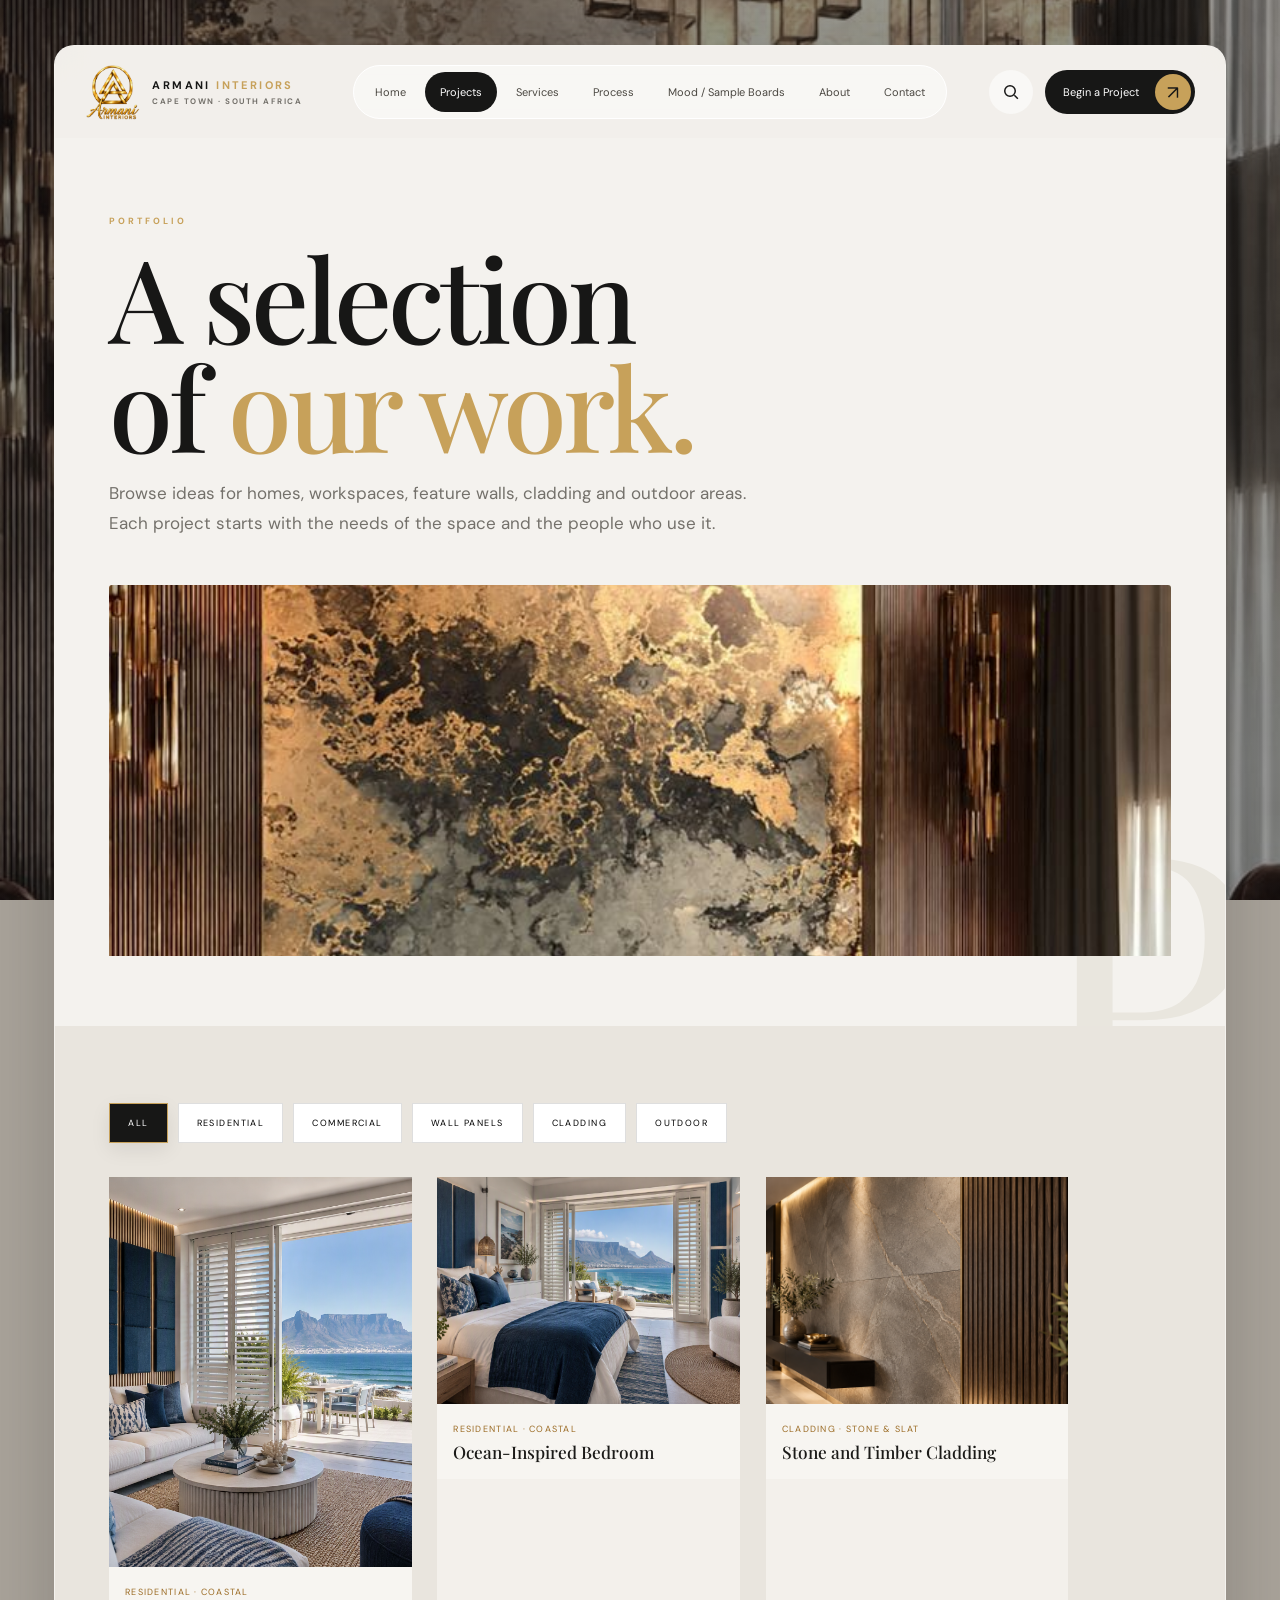
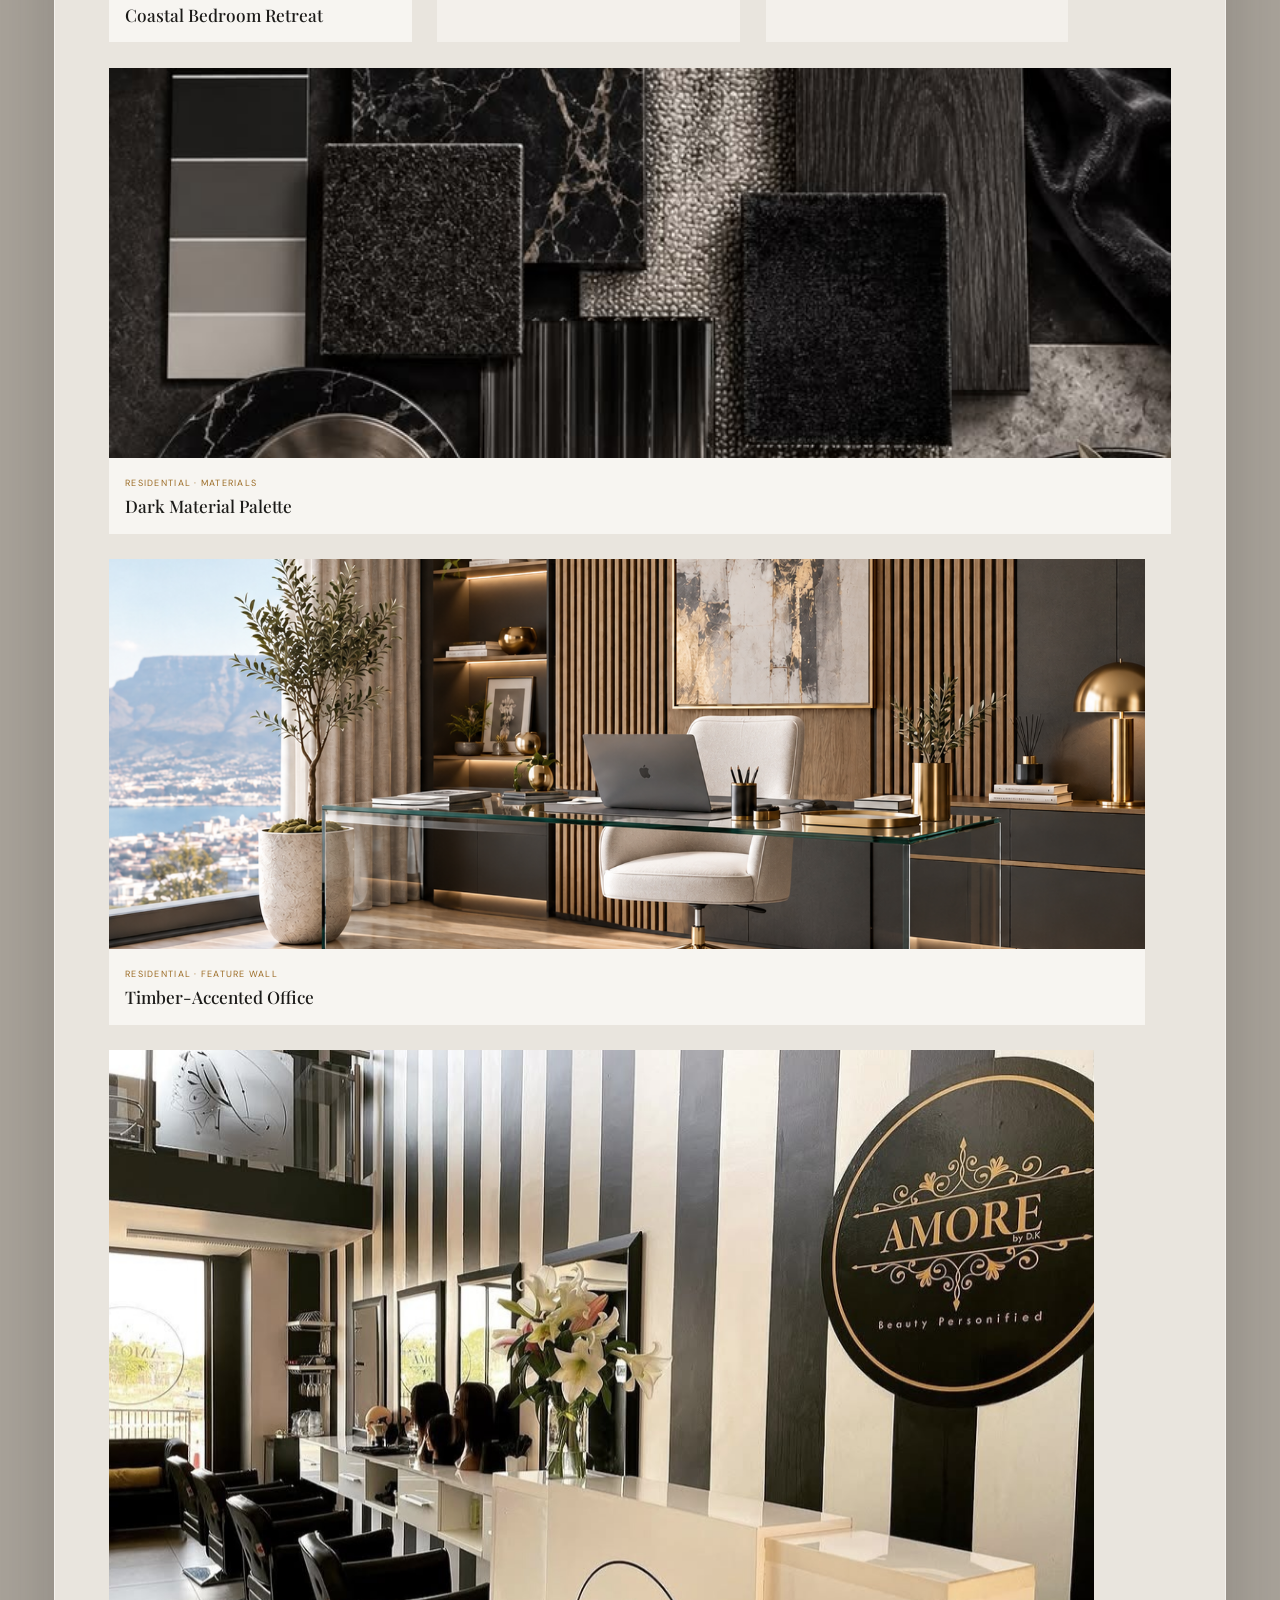
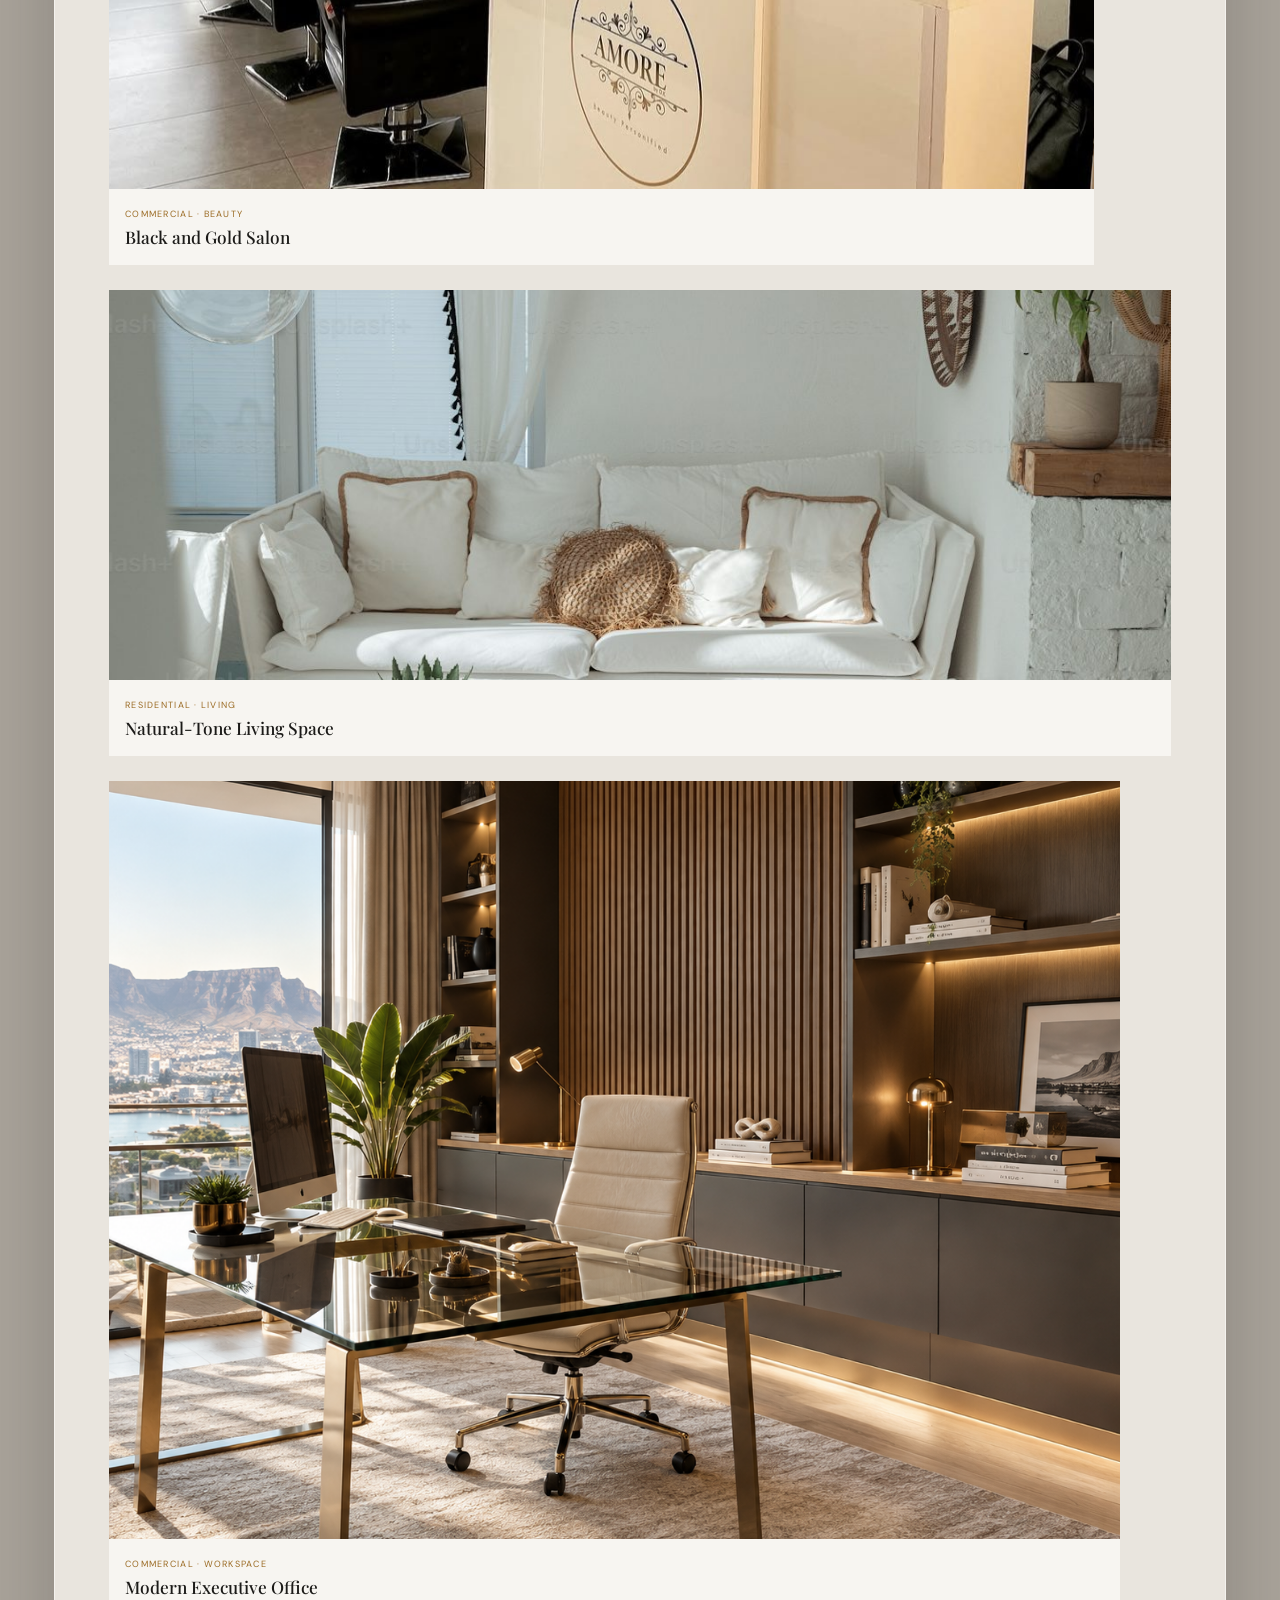
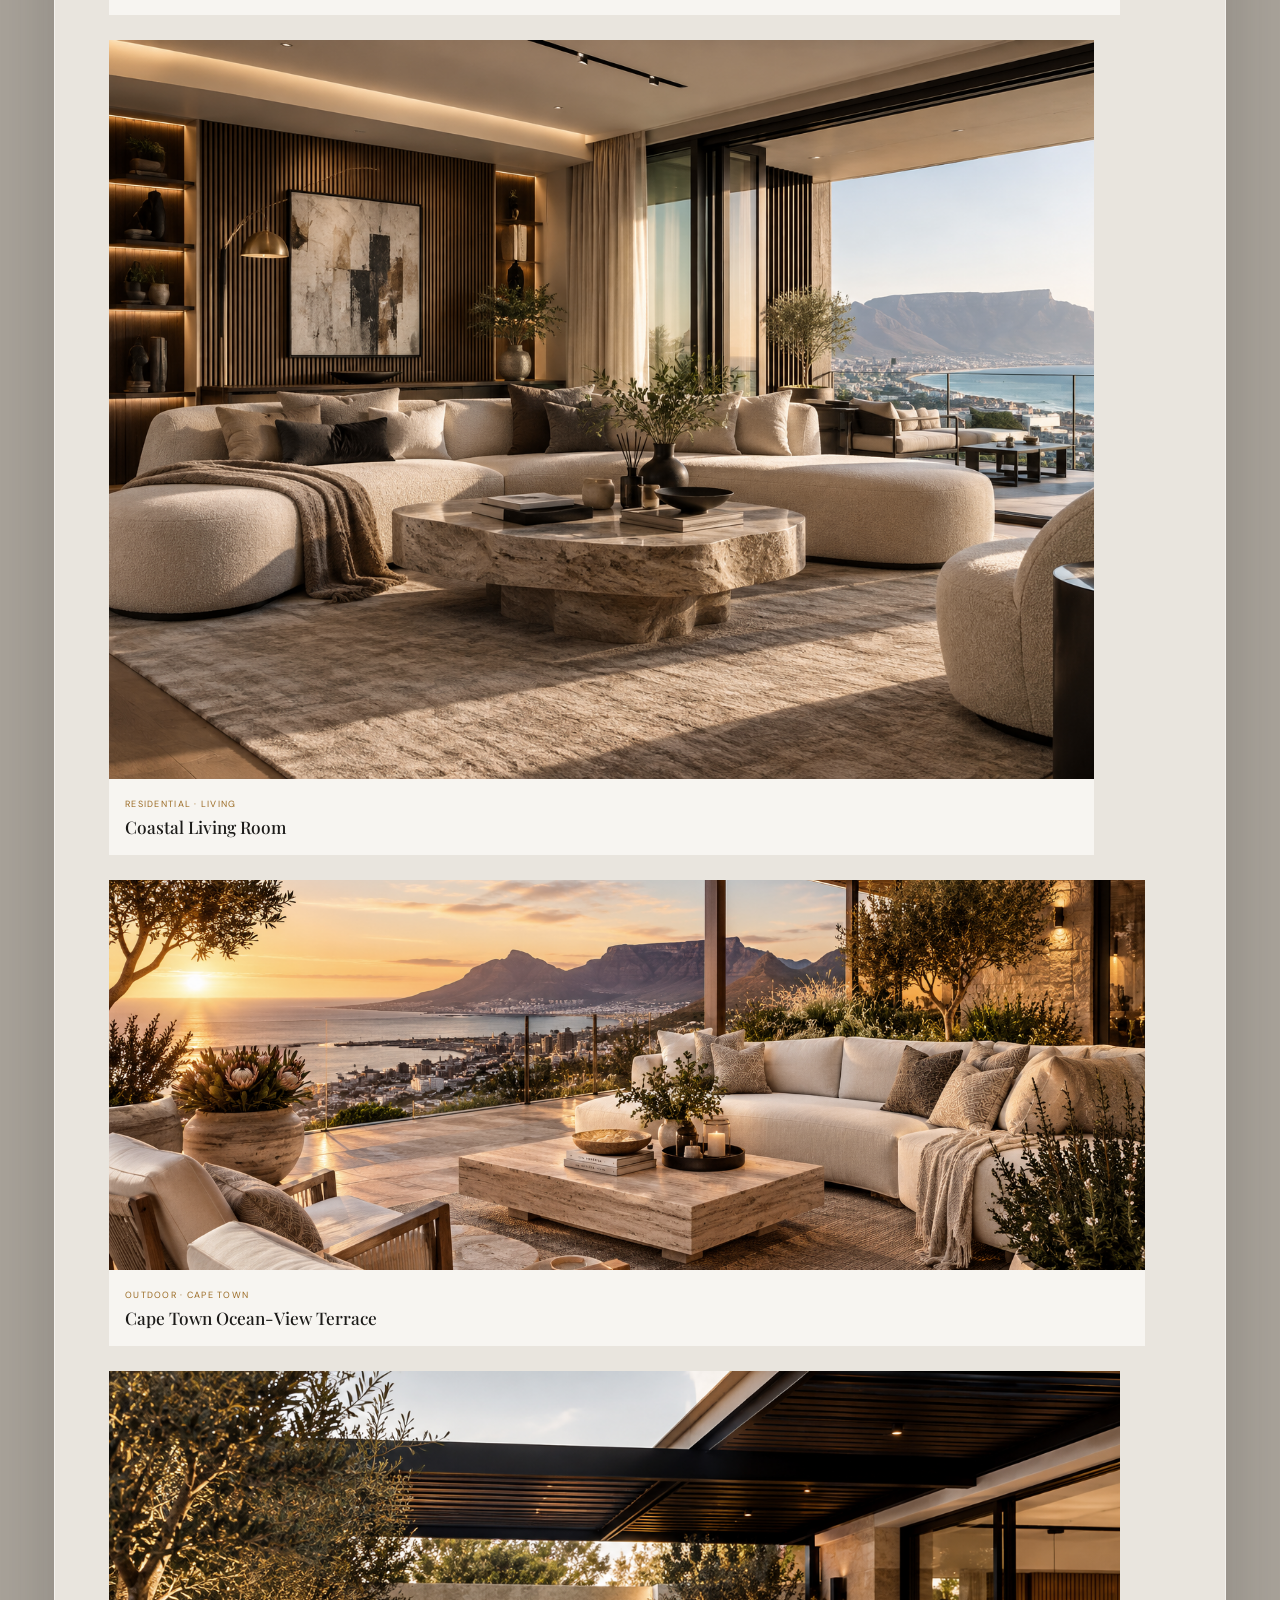
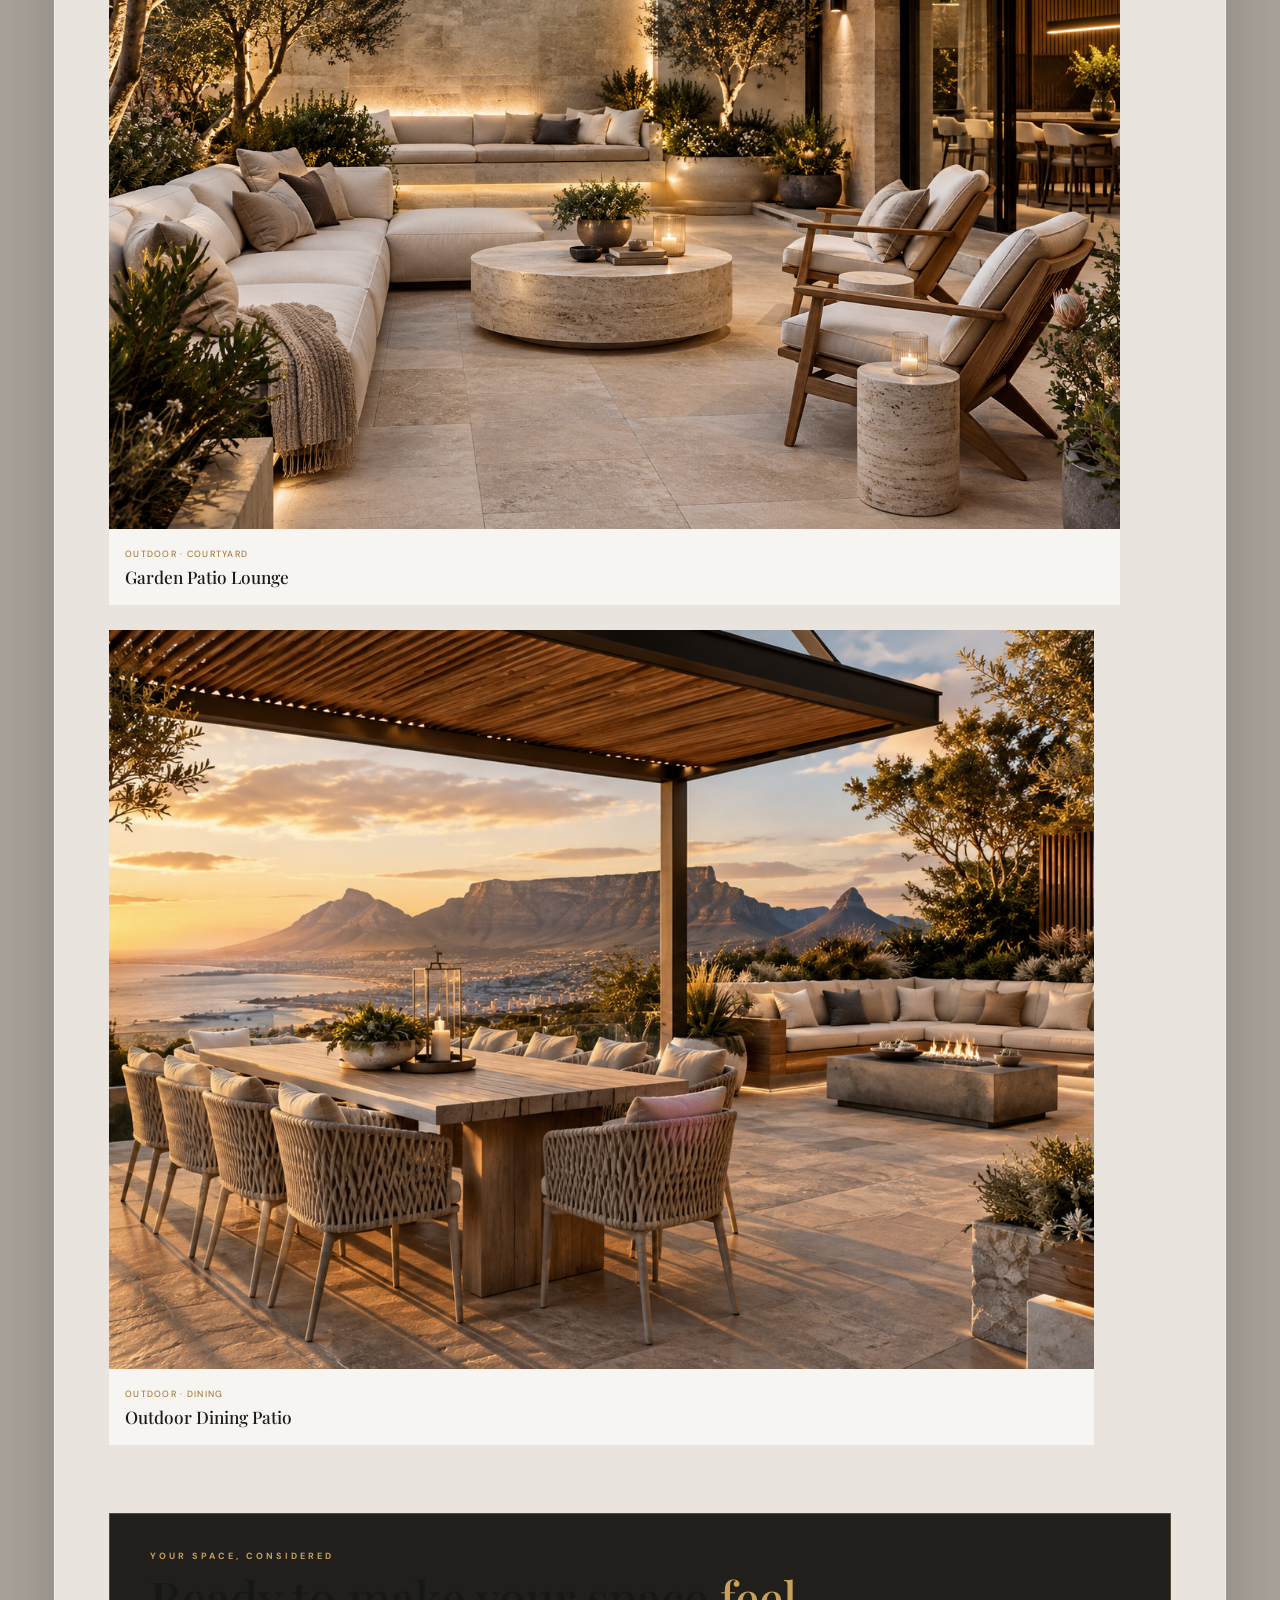
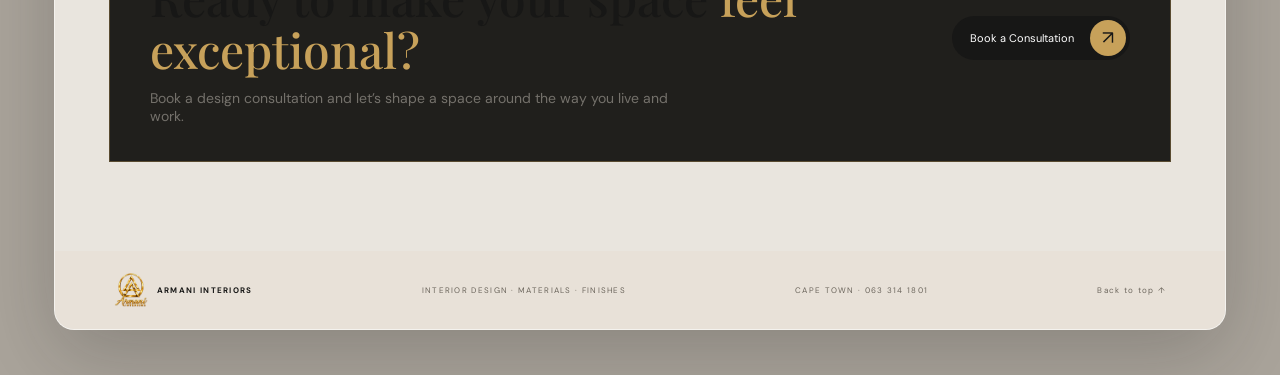
<file: portfolio.html>
<!doctype html><html lang="en"><head><meta charset="utf-8"><meta name="viewport" content="width=device-width,initial-scale=1"><meta name="theme-color" content="#171716">
<link rel="stylesheet" href="styles.css"><link rel="stylesheet" href="mrl-layout.css"><link rel="icon" href="assets/armani-logo-gold.png">
<title>Portfolio | Armani Interiors</title><meta name="description" content="Explore Armani Interiors residential, commercial, workspace, panel, cladding and outdoor interior directions."></head><body><div class="backdrop" aria-hidden="true"></div><div class="site-shell" id="top"><header class="topbar"><a class="brand" href="index.html" aria-label="Armani Interiors home"><img src="assets/armani-logo-gold.png" alt="Armani Interiors logo"><span class="brand-name">ARMANI <b>INTERIORS</b><small>CAPE TOWN · SOUTH AFRICA</small></span></a><nav class="main-nav" id="mainNav" aria-label="Main navigation"><a class="" href="index.html">Home</a><a class="active" href="portfolio.html">Projects</a><a class="" href="services.html">Services</a><a class="" href="process.html">Process</a><a class="" href="mood-boards.html">Mood / Sample Boards</a><a class="" href="about.html">About</a><a class="" href="contact.html">Contact</a></nav><div class="top-actions"><button class="search-button" id="searchToggle" aria-label="Search" aria-expanded="false"><svg viewBox="0 0 24 24"><circle cx="10.8" cy="10.8" r="6.3"/><path d="m16 16 4.2 4.2"/></svg></button><a class="start-project" href="https://wa.me/27633141801?text=Hello%20Armani%20Interiors%2C%20I%20would%20like%20to%20discuss%20a%20project.">Begin a Project <span>↗</span></a><button class="menu-toggle" id="menuToggle" aria-label="Toggle navigation" aria-expanded="false">☰</button></div></header><main class="page-content"><section class="page-hero"><div class="wrap"><div class="eyebrow">Portfolio</div><h1 class="display">A selection of <span class="gold">our work.</span></h1><p>Browse ideas for homes, workspaces, feature walls, cladding and outdoor areas. Each project starts with the needs of the space and the people who use it.</p><div class="page-hero-image reveal"><img src="assets/IMG-20261007-WA0004.jpg" alt="Luxury interior visual direction with marble and timber" fetchpriority="high"></div></div><div class="ghost">P</div></section><section class="section"><div class="wrap"><div class="filters reveal"><button class="filter active" data-filter="all">All</button><button class="filter" data-filter="residential">Residential</button><button class="filter" data-filter="commercial">Commercial</button><button class="filter" data-filter="panels">Wall Panels</button><button class="filter" data-filter="cladding">Cladding</button><button class="filter" data-filter="outdoor">Outdoor</button></div><div class="portfolio-grid"><article class="portfolio-card reveal" data-category="residential"><div class="image-frame"><img src="assets/portfolio-coastal-bedroom-01.png" alt="Coastal bedroom with soft white linens, natural textures and ocean views" loading="lazy"></div><div class="portfolio-overlay"><small>Residential · Coastal</small><h3>Coastal Bedroom Retreat</h3></div></article>
<article class="portfolio-card reveal delay-1" data-category="residential"><div class="image-frame"><img src="assets/portfolio-coastal-bedroom-02.png" alt="Refined coastal bedroom with ocean-blue accents, natural light and elegant layered finishes" loading="lazy"></div><div class="portfolio-overlay"><small>Residential · Coastal</small><h3>Ocean-Inspired Bedroom</h3></div></article>
<article class="portfolio-card reveal delay-1" data-category="cladding"><div class="image-frame"><img src="assets/ai-stone-and-slat-cladding.png" alt="Large-format stone cladding paired with vertical timber slat panels and warm architectural lighting" loading="lazy"></div><div class="portfolio-overlay"><small>Cladding · Stone & Slat</small><h3>Stone and Timber Cladding</h3></div></article><article class="portfolio-card reveal delay-2" data-category="residential panels"><div class="image-frame"><img src="assets/IMG-20261007-WA0008.jpg" alt="Dark stone, timber and tactile material composition" loading="lazy"></div><div class="portfolio-overlay"><small>Residential · Materials</small><h3>Dark Material Palette</h3></div></article><article class="portfolio-card reveal" data-category="residential panels"><div class="image-frame"><img src="assets/timber-accented-office-fixed.png" alt="Luxury timber-accented home office with a glass desk, monitor and ergonomic chair arranged to face the workstation" loading="lazy"></div><div class="portfolio-overlay"><small>Residential · Feature Wall</small><h3>Timber-Accented Office</h3></div></article><article class="portfolio-card reveal" data-category="commercial"><div class="image-frame"><img src="assets/portfolio-salon-black-gold.jpg" alt="Black-and-gold salon reception with striped feature wall, styling stations and elegant gold signage" loading="lazy"></div><div class="portfolio-overlay"><small>Commercial · Beauty</small><h3>Black and Gold Salon</h3></div></article>
<article class="portfolio-card reveal" data-category="residential"><div class="image-frame"><img src="assets/portfolio-residential-dining.png" alt="Bright contemporary dining and living space with natural timber, neutral upholstery and warm daylight" loading="lazy"></div><div class="portfolio-overlay"><small>Residential · Living</small><h3>Natural-Tone Living Space</h3></div></article>
<article class="portfolio-card reveal" data-category="commercial"><div class="image-frame"><img src="assets/ai-commercial-office.png" alt="Professional modern office with glass desk, ergonomic chair, illuminated shelving and timber slat feature wall" loading="lazy"></div><div class="portfolio-overlay"><small>Commercial · Workspace</small><h3>Modern Executive Office</h3></div></article>
<article class="portfolio-card reveal" data-category="residential"><div class="image-frame"><img src="assets/ai-residential-living.png" alt="Contemporary coastal living room with curved cream seating, natural stone table and warm timber details" loading="lazy"></div><div class="portfolio-overlay"><small>Residential · Living</small><h3>Coastal Living Room</h3></div></article>
<article class="portfolio-card reveal" data-category="outdoor"><div class="image-frame"><img src="assets/ai-outdoor-cape-town-ocean.png" alt="Luxury Cape Town terrace with ocean, coastal city and mountain views at sunset" loading="lazy"></div><div class="portfolio-overlay"><small>Outdoor · Cape Town</small><h3>Cape Town Ocean-View Terrace</h3></div></article>
<article class="portfolio-card reveal" data-category="outdoor"><div class="image-frame"><img src="assets/ai-outdoor-courtyard.png" alt="Modern landscaped courtyard patio with cream modular seating, teak lounge chairs and integrated warm lighting" loading="lazy"></div><div class="portfolio-overlay"><small>Outdoor · Courtyard</small><h3>Garden Patio Lounge</h3></div></article>
<article class="portfolio-card reveal" data-category="outdoor"><div class="image-frame"><img src="assets/ai-outdoor-dining-patio.png" alt="Luxury outdoor dining patio with pergola, woven dining chairs, fire-pit lounge and Cape Town ocean-and-mountain outlook" loading="lazy"></div><div class="portfolio-overlay"><small>Outdoor · Dining</small><h3>Outdoor Dining Patio</h3></div></article>
</div><div class="portfolio-cta"><div><span class="eyebrow">Your space, considered</span><h2>Ready to make your space <span class="gold">feel exceptional?</span></h2><p>Book a design consultation and let’s shape a space around the way you live and work.</p></div><a class="start-project" href="https://wa.me/27633141801?text=Hello%20Armani%20Interiors%2C%20I%20would%20like%20to%20book%20a%20design%20consultation.">Book a Consultation <span>↗</span></a></div></div></section></main><script src="script.js"></script><footer><a class="footer-brand" href="index.html"><img src="assets/armani-logo-gold.png" alt="Armani Interiors logo"><span>ARMANI INTERIORS</span></a><span>INTERIOR DESIGN · MATERIALS · FINISHES</span><span>CAPE TOWN · 063 314 1801</span><a href="#top">Back to top ↑</a></footer></div><div class="search-panel" id="searchPanel" aria-hidden="true"><form id="searchForm"><label for="searchInput">Find a service or page</label><div><input id="searchInput" type="search" placeholder="Projects, services, mood boards…"><button type="submit">Go ↗</button></div></form></div><div class="toast" id="toast" role="status" aria-live="polite"></div><script src="shared-nav.js"></script></body></html>
</file>
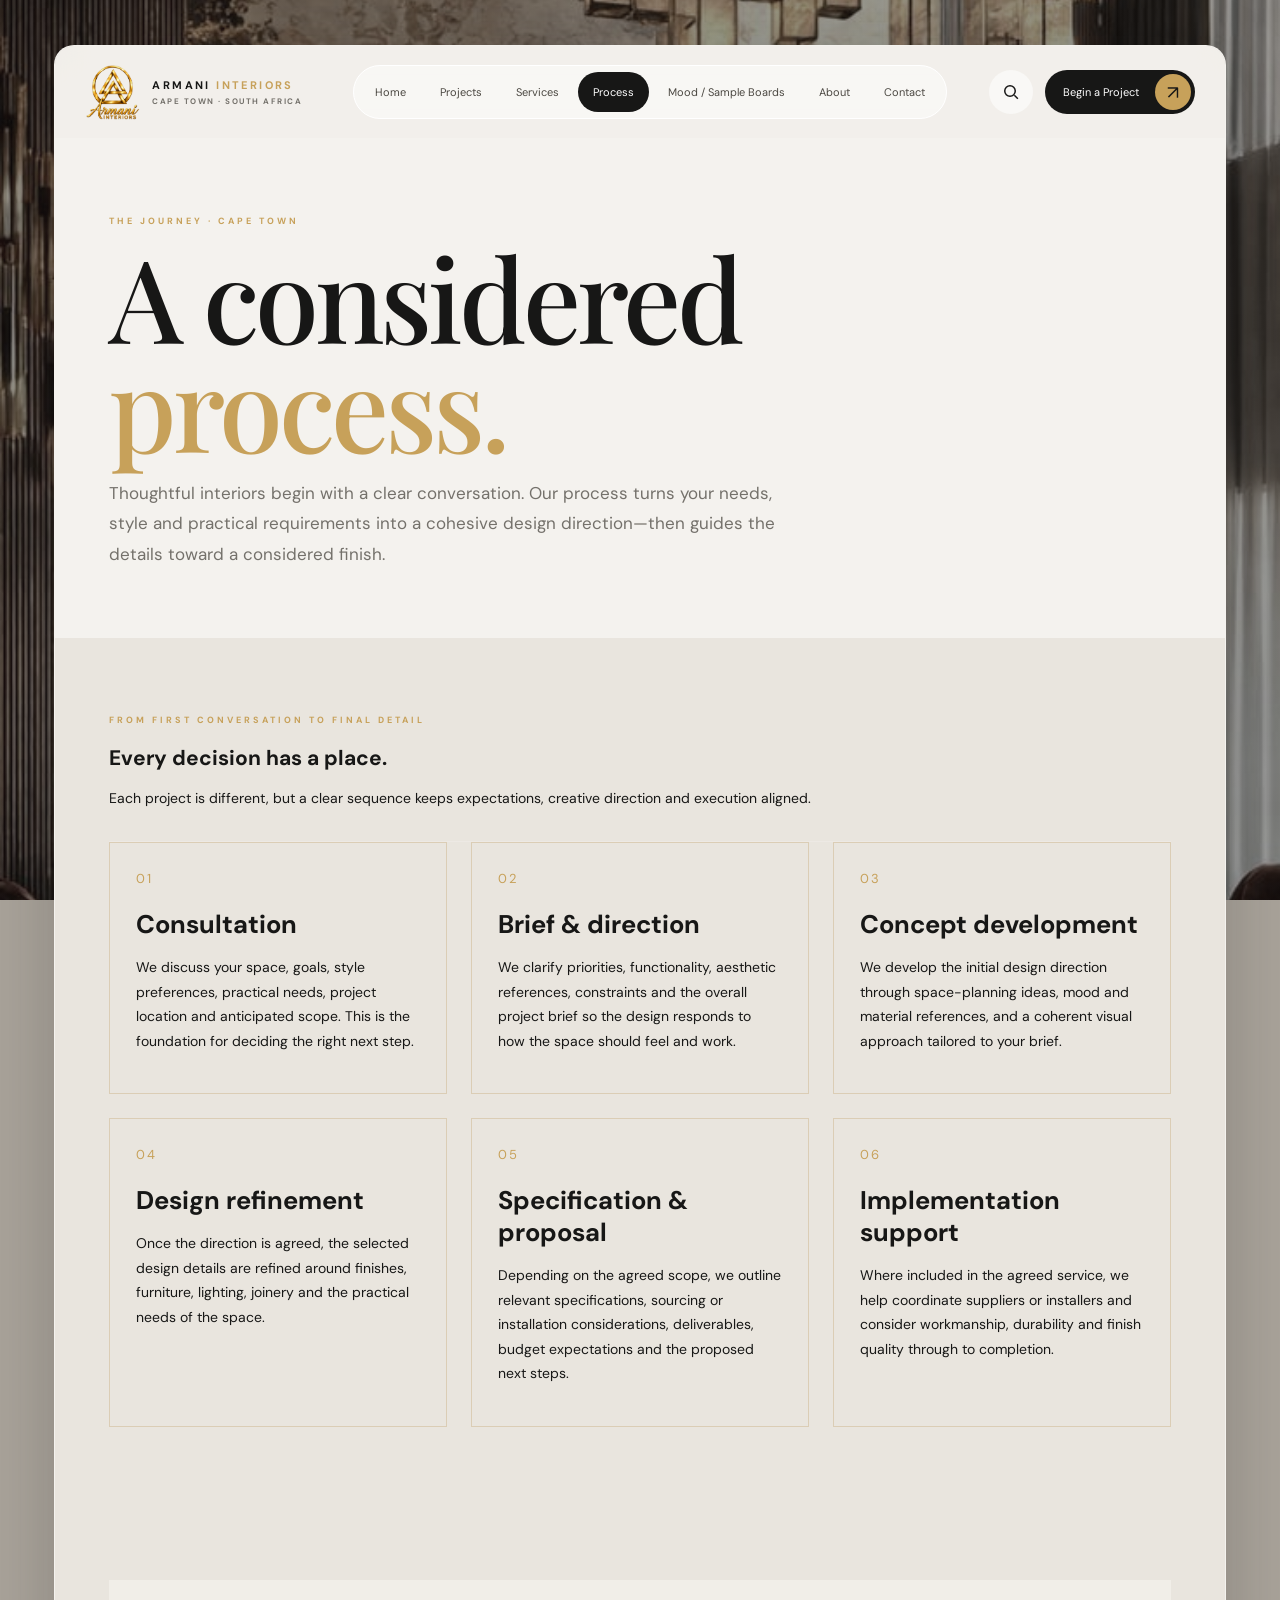
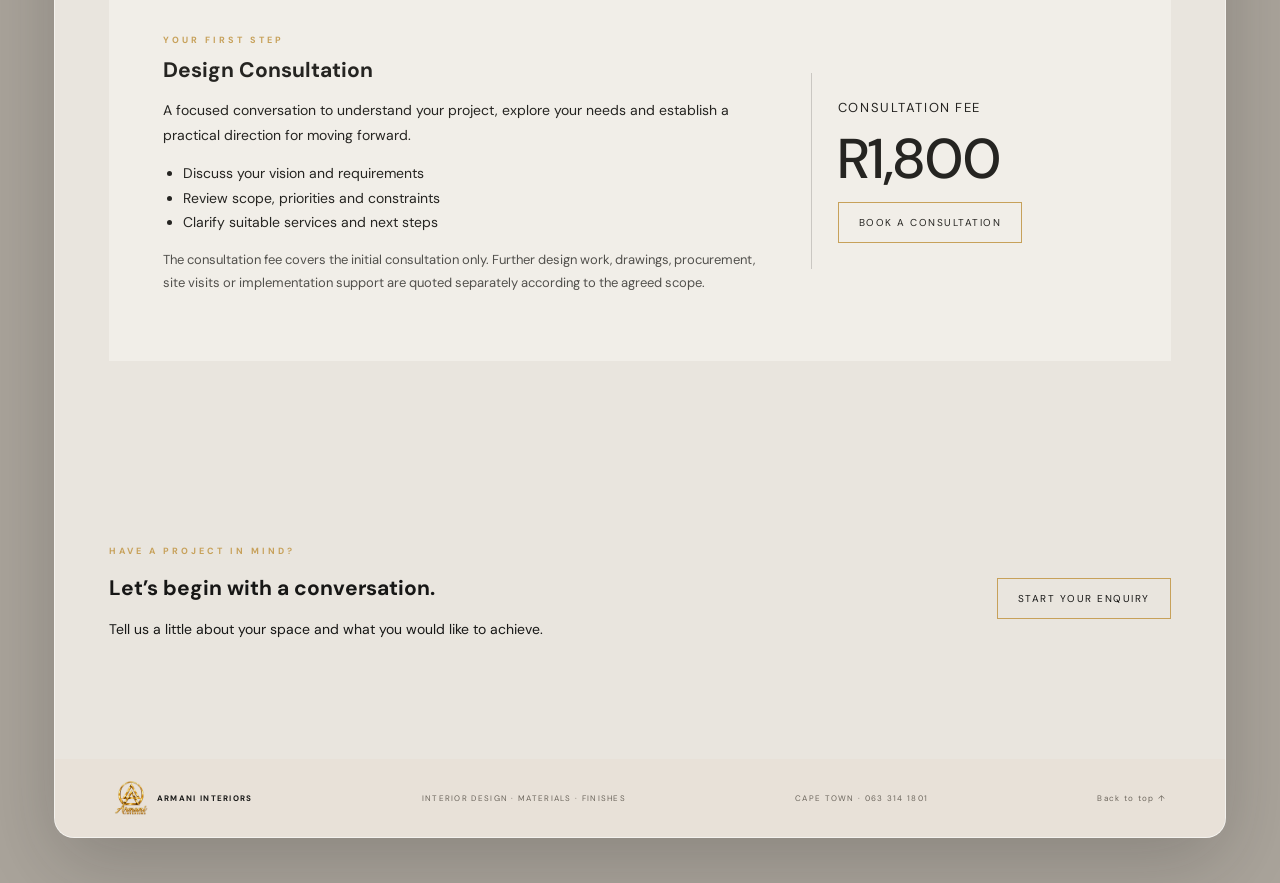
<file: process.html>
<!doctype html><html lang="en"><head><meta charset="utf-8"><meta name="viewport" content="width=device-width,initial-scale=1"><meta name="theme-color" content="#171716">
<link rel="stylesheet" href="styles.css"><link rel="stylesheet" href="mrl-layout.css"><link rel="icon" href="assets/armani-logo-gold.png">
<title>Our Process | Armani Interiors</title><meta name="description" content="Discover Armani Interiors, a Cape Town interior-design studio focused on refined spaces, materials and architectural detail."></head><body><div class="backdrop" aria-hidden="true"></div><div class="site-shell" id="top"><header class="topbar"><a class="brand" href="index.html" aria-label="Armani Interiors home"><img src="assets/armani-logo-gold.png" alt="Armani Interiors logo"><span class="brand-name">ARMANI <b>INTERIORS</b><small>CAPE TOWN · SOUTH AFRICA</small></span></a><nav class="main-nav" id="mainNav" aria-label="Main navigation"><a class="" href="index.html">Home</a><a class="" href="portfolio.html">Projects</a><a class="" href="services.html">Services</a><a class="active" href="process.html">Process</a><a class="" href="mood-boards.html">Mood / Sample Boards</a><a class="" href="about.html">About</a><a class="" href="contact.html">Contact</a></nav><div class="top-actions"><button class="search-button" id="searchToggle" aria-label="Search" aria-expanded="false"><svg viewBox="0 0 24 24"><circle cx="10.8" cy="10.8" r="6.3"/><path d="m16 16 4.2 4.2"/></svg></button><a class="start-project" href="https://wa.me/27633141801?text=Hello%20Armani%20Interiors%2C%20I%20would%20like%20to%20discuss%20a%20project.">Begin a Project <span>↗</span></a><button class="menu-toggle" id="menuToggle" aria-label="Toggle navigation" aria-expanded="false">☰</button></div></header><main class="page-content">
<section class="page-hero"><div class="wrap"><div class="eyebrow">The Journey · Cape Town</div><h1 class="display">A considered <span class="gold">process.</span></h1><p class="lead">Thoughtful interiors begin with a clear conversation. Our process turns your needs, style and practical requirements into a cohesive design direction—then guides the details toward a considered finish.</p></div></section>
<section class="section"><div class="wrap"><div class="section-heading"><div class="eyebrow">From first conversation to final detail</div><h2 class="display-sm">Every decision has a place.</h2><p>Each project is different, but a clear sequence keeps expectations, creative direction and execution aligned.</p></div>
<div class="process-grid">
<article class="process-step"><span class="step-number">01</span><h3>Consultation</h3><p>We discuss your space, goals, style preferences, practical needs, project location and anticipated scope. This is the foundation for deciding the right next step.</p></article>
<article class="process-step"><span class="step-number">02</span><h3>Brief & direction</h3><p>We clarify priorities, functionality, aesthetic references, constraints and the overall project brief so the design responds to how the space should feel and work.</p></article>
<article class="process-step"><span class="step-number">03</span><h3>Concept development</h3><p>We develop the initial design direction through space-planning ideas, mood and material references, and a coherent visual approach tailored to your brief.</p></article>
<article class="process-step"><span class="step-number">04</span><h3>Design refinement</h3><p>Once the direction is agreed, the selected design details are refined around finishes, furniture, lighting, joinery and the practical needs of the space.</p></article>
<article class="process-step"><span class="step-number">05</span><h3>Specification & proposal</h3><p>Depending on the agreed scope, we outline relevant specifications, sourcing or installation considerations, deliverables, budget expectations and the proposed next steps.</p></article>
<article class="process-step"><span class="step-number">06</span><h3>Implementation support</h3><p>Where included in the agreed service, we help coordinate suppliers or installers and consider workmanship, durability and finish quality through to completion.</p></article>
</div></div></section>
<section class="section process-fee-section"><div class="wrap"><div class="fee-panel"><div><div class="eyebrow">Your first step</div><h2 class="display-sm">Design Consultation</h2><p>A focused conversation to understand your project, explore your needs and establish a practical direction for moving forward.</p><ul><li>Discuss your vision and requirements</li><li>Review scope, priorities and constraints</li><li>Clarify suitable services and next steps</li></ul><p class="fee-note">The consultation fee covers the initial consultation only. Further design work, drawings, procurement, site visits or implementation support are quoted separately according to the agreed scope.</p></div><div class="fee-price"><span>Consultation fee</span><strong>R1,800</strong><a class="btn btn-primary" href="contact.html">Book a consultation</a></div></div></div></section>
<section class="section"><div class="wrap"><div class="closing-panel"><div><div class="eyebrow">Have a project in mind?</div><h2 class="display-sm">Let’s begin with a conversation.</h2><p>Tell us a little about your space and what you would like to achieve.</p></div><a class="btn btn-primary" href="contact.html">Start your enquiry</a></div></div></section>
</main><script src="script.js"></script><footer><a class="footer-brand" href="index.html"><img src="assets/armani-logo-gold.png" alt="Armani Interiors logo"><span>ARMANI INTERIORS</span></a><span>INTERIOR DESIGN · MATERIALS · FINISHES</span><span>CAPE TOWN · 063 314 1801</span><a href="#top">Back to top ↑</a></footer></div><div class="search-panel" id="searchPanel" aria-hidden="true"><form id="searchForm"><label for="searchInput">Find a service or page</label><div><input id="searchInput" type="search" placeholder="Projects, services, mood boards…"><button type="submit">Go ↗</button></div></form></div><div class="toast" id="toast" role="status" aria-live="polite"></div><script src="shared-nav.js"></script></body></html>
</file>
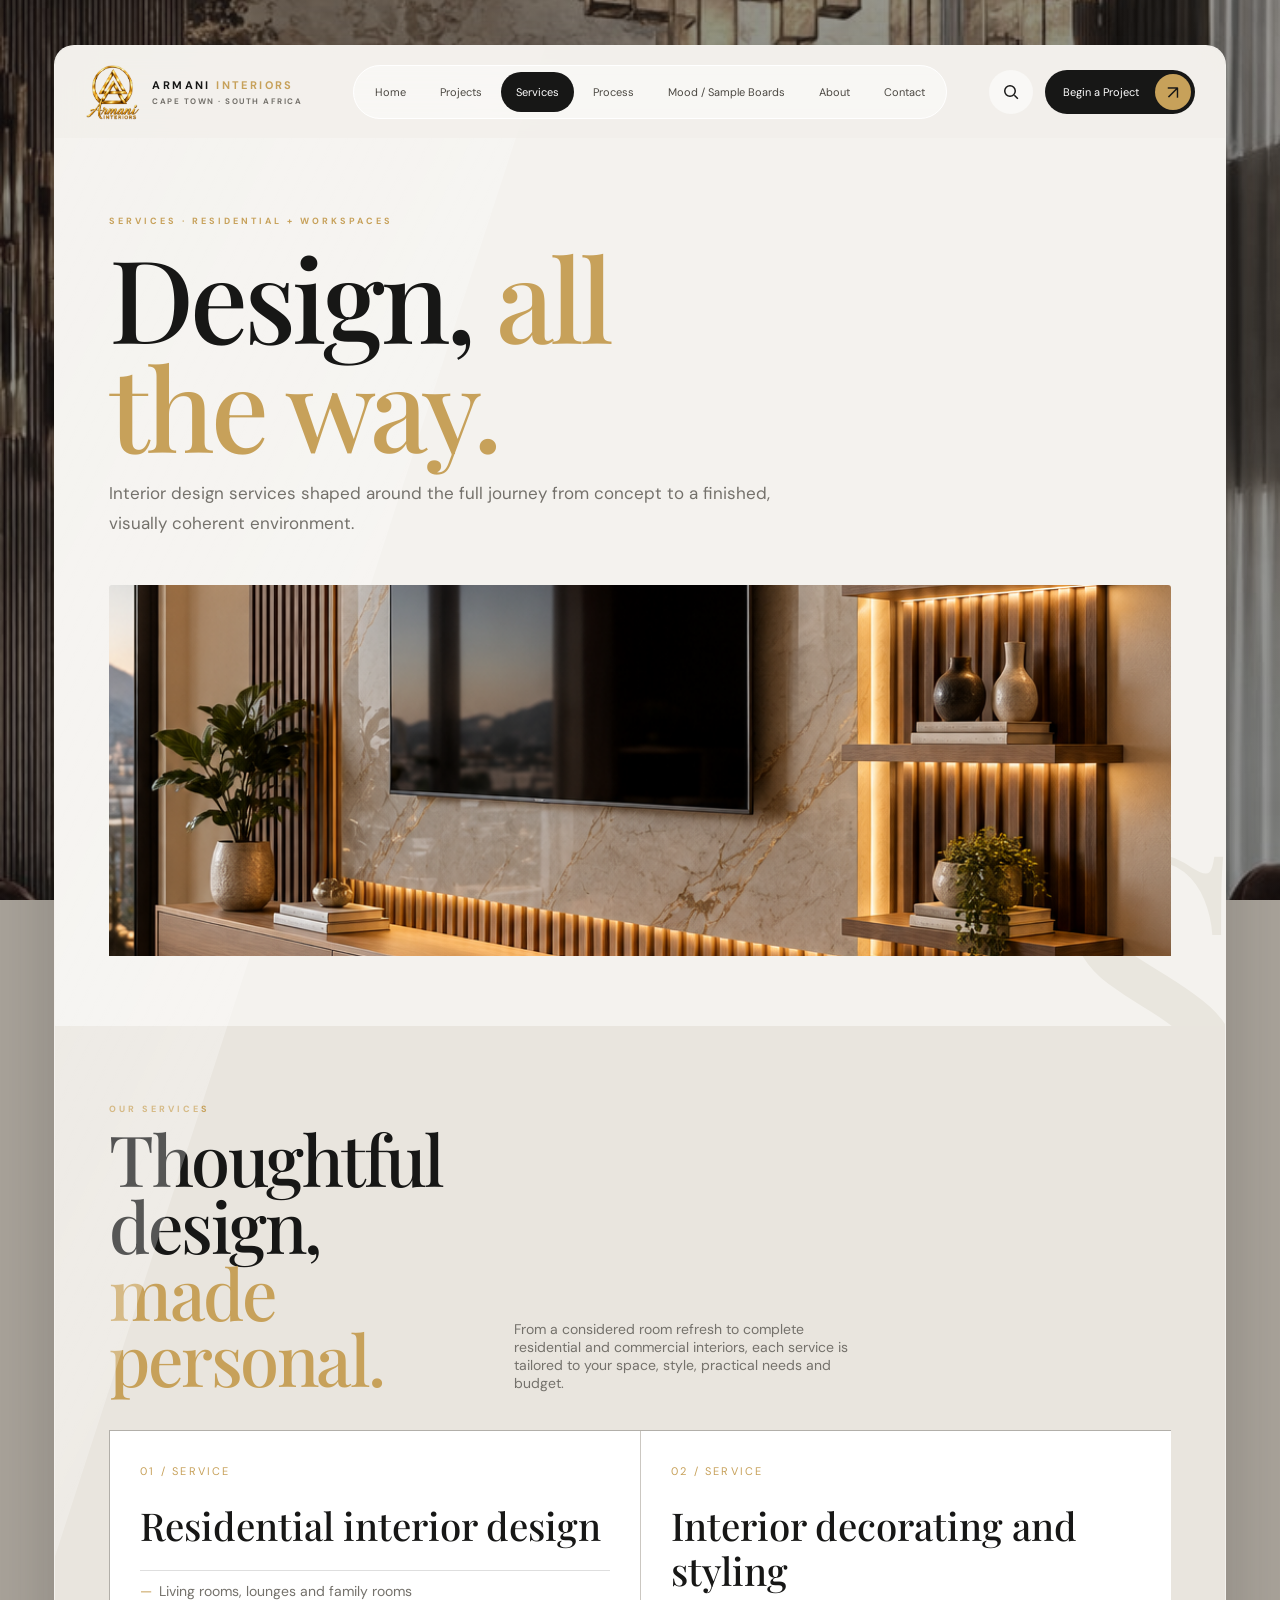
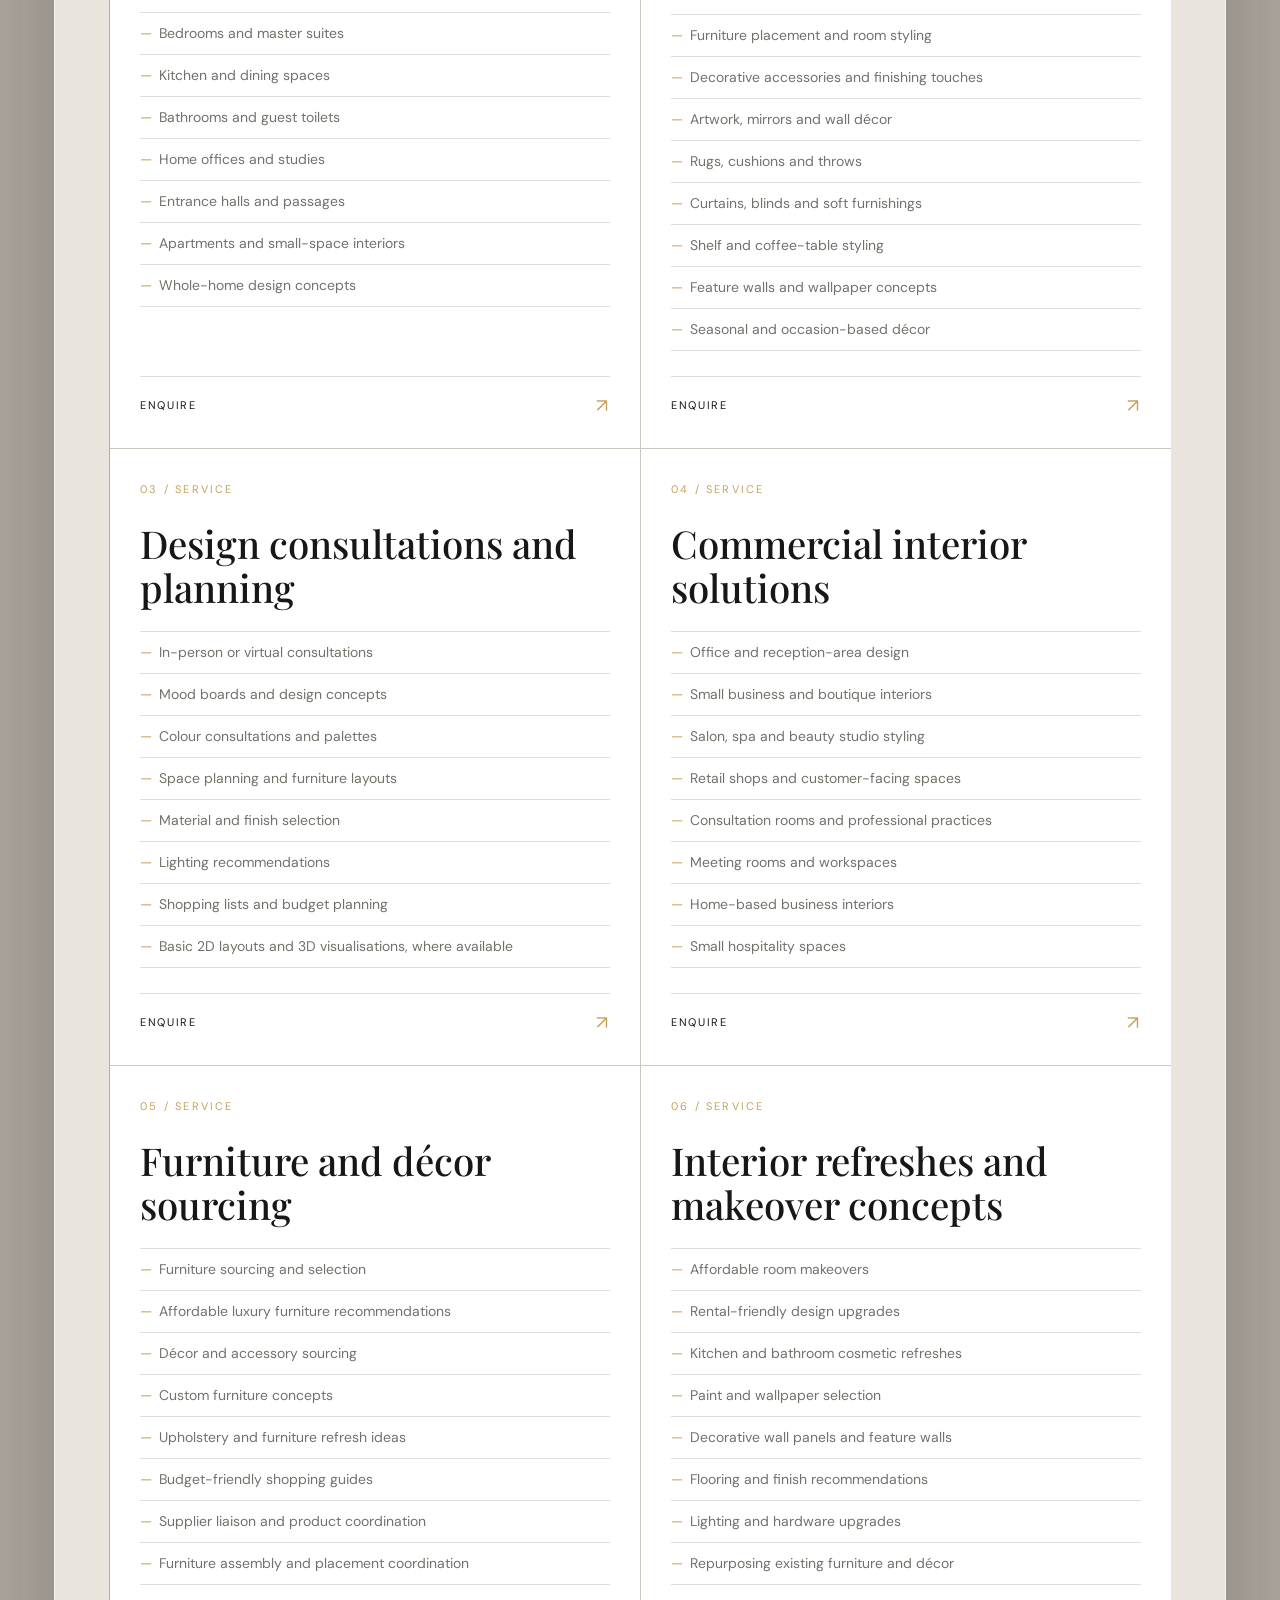
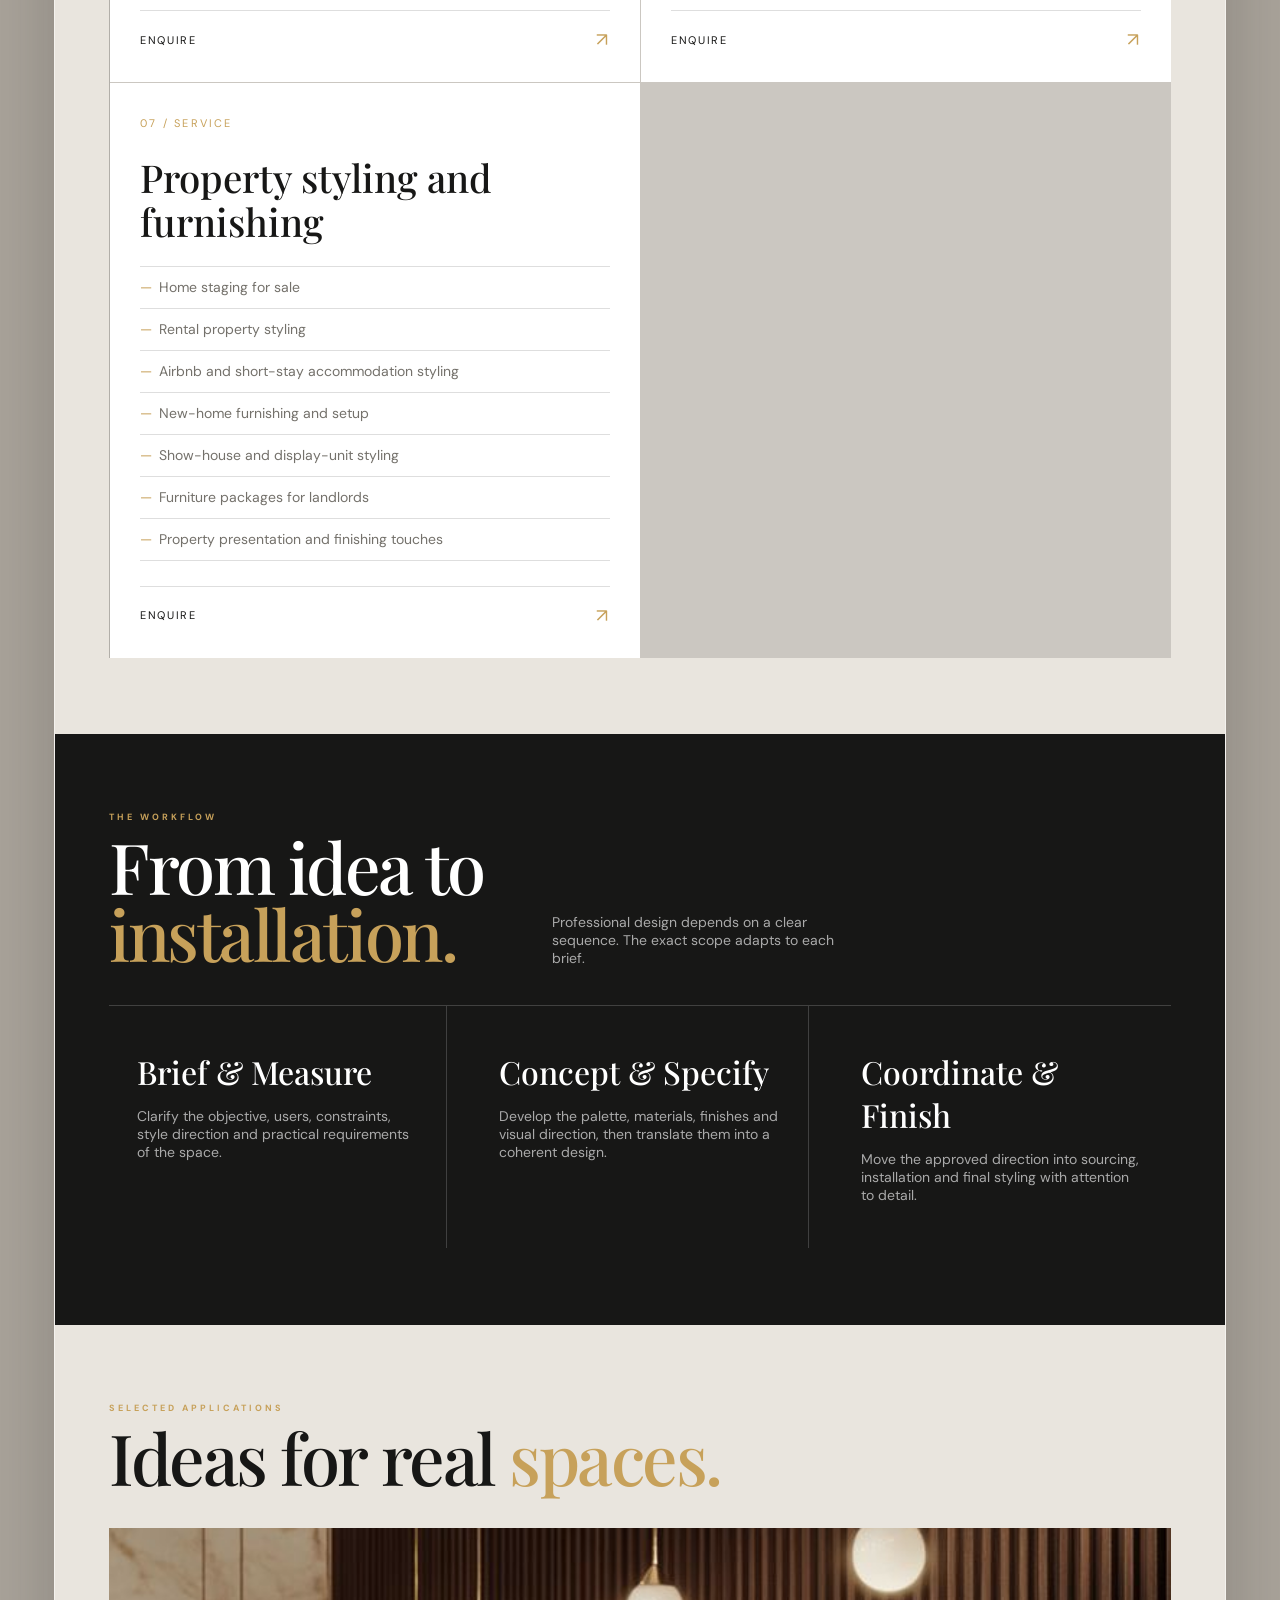
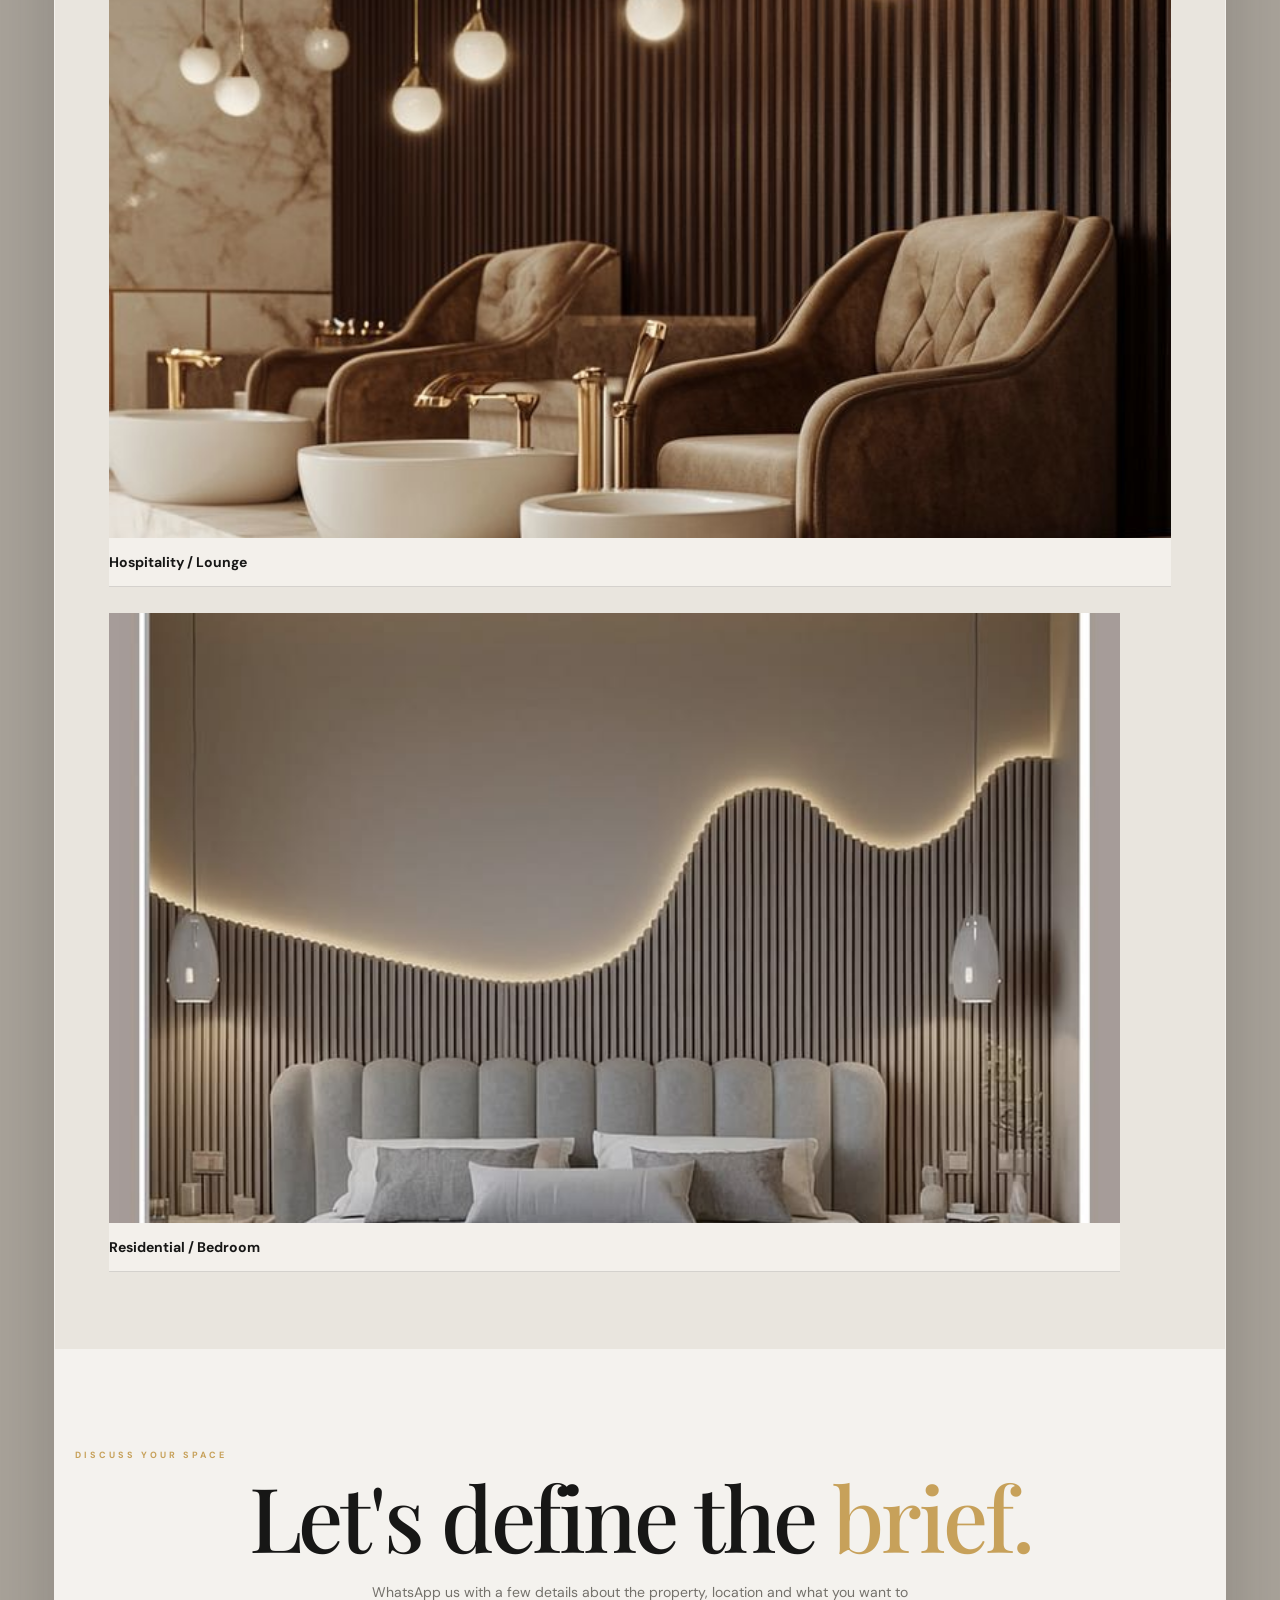
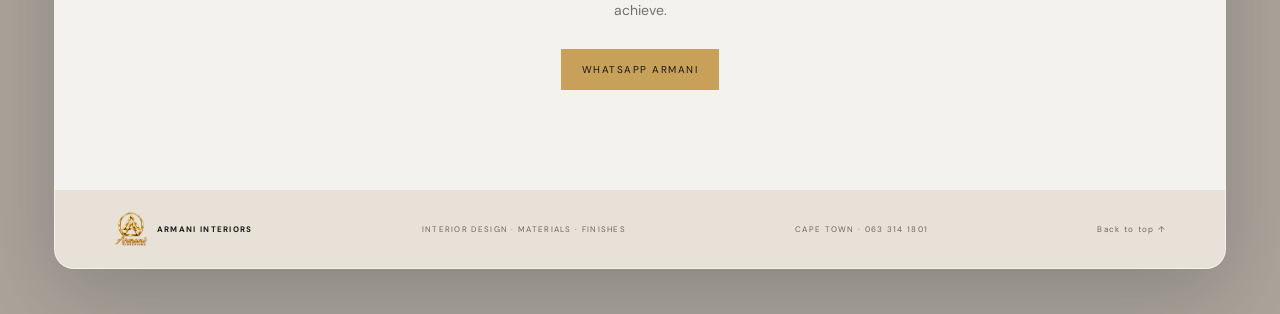
<file: services.html>
<!doctype html><html lang="en"><head><meta charset="utf-8"><meta name="viewport" content="width=device-width,initial-scale=1"><meta name="theme-color" content="#171716">
<link rel="stylesheet" href="styles.css"><link rel="stylesheet" href="mrl-layout.css"><link rel="icon" href="assets/armani-logo-gold.png">
<title>Services | Armani Interiors</title><meta name="description" content="Turnkey interior design, property staging, cladding supply and installation, and wall panel installation in Cape Town."></head><body><div class="backdrop" aria-hidden="true"></div><div class="site-shell" id="top"><header class="topbar"><a class="brand" href="index.html" aria-label="Armani Interiors home"><img src="assets/armani-logo-gold.png" alt="Armani Interiors logo"><span class="brand-name">ARMANI <b>INTERIORS</b><small>CAPE TOWN · SOUTH AFRICA</small></span></a><nav class="main-nav" id="mainNav" aria-label="Main navigation"><a class="" href="index.html">Home</a><a class="" href="portfolio.html">Projects</a><a class="active" href="services.html">Services</a><a class="" href="process.html">Process</a><a class="" href="mood-boards.html">Mood / Sample Boards</a><a class="" href="about.html">About</a><a class="" href="contact.html">Contact</a></nav><div class="top-actions"><button class="search-button" id="searchToggle" aria-label="Search" aria-expanded="false"><svg viewBox="0 0 24 24"><circle cx="10.8" cy="10.8" r="6.3"/><path d="m16 16 4.2 4.2"/></svg></button><a class="start-project" href="https://wa.me/27633141801?text=Hello%20Armani%20Interiors%2C%20I%20would%20like%20to%20discuss%20a%20project.">Begin a Project <span>↗</span></a><button class="menu-toggle" id="menuToggle" aria-label="Toggle navigation" aria-expanded="false">☰</button></div></header><main class="page-content"><section class="page-hero"><div class="wrap"><div class="eyebrow">Services · Residential + Workspaces</div><h1 class="display">Design, <span class="gold">all the way.</span></h1><p>Interior design services shaped around the full journey from concept to a finished, visually coherent environment.</p><div class="page-hero-image reveal"><img src="assets/armani-media-wall.png" alt="Modern wall panel and media feature installation" fetchpriority="high"></div></div><div class="ghost">S</div></section><section class="section"><div class="wrap"><div class="section-head reveal"><div><div class="eyebrow">Our Services</div><h2 class="display">Thoughtful design, <span class="gold">made personal.</span></h2></div><p>From a considered room refresh to complete residential and commercial interiors, each service is tailored to your space, style, practical needs and budget.</p></div><div class="services-grid service-detail-grid"><article class="service-card service-detail-card reveal"><div><span class="service-no">01 / SERVICE</span><h3>Residential interior design</h3><ul class="service-includes"><li>Living rooms, lounges and family rooms</li><li>Bedrooms and master suites</li><li>Kitchen and dining spaces</li><li>Bathrooms and guest toilets</li><li>Home offices and studies</li><li>Entrance halls and passages</li><li>Apartments and small-space interiors</li><li>Whole-home design concepts</li></ul></div><a class="service-card-link" href="contact.html" aria-label="Enquire about Residential interior design">Enquire <span class="arrow">↗</span></a></article><article class="service-card service-detail-card reveal"><div><span class="service-no">02 / SERVICE</span><h3>Interior decorating and styling</h3><ul class="service-includes"><li>Furniture placement and room styling</li><li>Decorative accessories and finishing touches</li><li>Artwork, mirrors and wall décor</li><li>Rugs, cushions and throws</li><li>Curtains, blinds and soft furnishings</li><li>Shelf and coffee-table styling</li><li>Feature walls and wallpaper concepts</li><li>Seasonal and occasion-based décor</li></ul></div><a class="service-card-link" href="contact.html" aria-label="Enquire about Interior decorating and styling">Enquire <span class="arrow">↗</span></a></article><article class="service-card service-detail-card reveal"><div><span class="service-no">03 / SERVICE</span><h3>Design consultations and planning</h3><ul class="service-includes"><li>In-person or virtual consultations</li><li>Mood boards and design concepts</li><li>Colour consultations and palettes</li><li>Space planning and furniture layouts</li><li>Material and finish selection</li><li>Lighting recommendations</li><li>Shopping lists and budget planning</li><li>Basic 2D layouts and 3D visualisations, where available</li></ul></div><a class="service-card-link" href="contact.html" aria-label="Enquire about Design consultations and planning">Enquire <span class="arrow">↗</span></a></article><article class="service-card service-detail-card reveal"><div><span class="service-no">04 / SERVICE</span><h3>Commercial interior solutions</h3><ul class="service-includes"><li>Office and reception-area design</li><li>Small business and boutique interiors</li><li>Salon, spa and beauty studio styling</li><li>Retail shops and customer-facing spaces</li><li>Consultation rooms and professional practices</li><li>Meeting rooms and workspaces</li><li>Home-based business interiors</li><li>Small hospitality spaces</li></ul></div><a class="service-card-link" href="contact.html" aria-label="Enquire about Commercial interior solutions">Enquire <span class="arrow">↗</span></a></article><article class="service-card service-detail-card reveal"><div><span class="service-no">05 / SERVICE</span><h3>Furniture and décor sourcing</h3><ul class="service-includes"><li>Furniture sourcing and selection</li><li>Affordable luxury furniture recommendations</li><li>Décor and accessory sourcing</li><li>Custom furniture concepts</li><li>Upholstery and furniture refresh ideas</li><li>Budget-friendly shopping guides</li><li>Supplier liaison and product coordination</li><li>Furniture assembly and placement coordination</li></ul></div><a class="service-card-link" href="contact.html" aria-label="Enquire about Furniture and décor sourcing">Enquire <span class="arrow">↗</span></a></article><article class="service-card service-detail-card reveal"><div><span class="service-no">06 / SERVICE</span><h3>Interior refreshes and makeover concepts</h3><ul class="service-includes"><li>Affordable room makeovers</li><li>Rental-friendly design upgrades</li><li>Kitchen and bathroom cosmetic refreshes</li><li>Paint and wallpaper selection</li><li>Decorative wall panels and feature walls</li><li>Flooring and finish recommendations</li><li>Lighting and hardware upgrades</li><li>Repurposing existing furniture and décor</li></ul></div><a class="service-card-link" href="contact.html" aria-label="Enquire about Interior refreshes and makeover concepts">Enquire <span class="arrow">↗</span></a></article><article class="service-card service-detail-card reveal"><div><span class="service-no">07 / SERVICE</span><h3>Property styling and furnishing</h3><ul class="service-includes"><li>Home staging for sale</li><li>Rental property styling</li><li>Airbnb and short-stay accommodation styling</li><li>New-home furnishing and setup</li><li>Show-house and display-unit styling</li><li>Furniture packages for landlords</li><li>Property presentation and finishing touches</li></ul></div><a class="service-card-link" href="contact.html" aria-label="Enquire about Property styling and furnishing">Enquire <span class="arrow">↗</span></a></article></div></div></section><section class="section process"><div class="wrap"><div class="section-head"><div><div class="eyebrow">The Workflow</div><h2 class="display">From idea to <span class="gold">installation.</span></h2></div><p>Professional design depends on a clear sequence. The exact scope adapts to each brief.</p></div><div class="process-grid"><div class="process-item"><h3>Brief & Measure</h3><p>Clarify the objective, users, constraints, style direction and practical requirements of the space.</p></div><div class="process-item"><h3>Concept & Specify</h3><p>Develop the palette, materials, finishes and visual direction, then translate them into a coherent design.</p></div><div class="process-item"><h3>Coordinate & Finish</h3><p>Move the approved direction into sourcing, installation and final styling with attention to detail.</p></div></div></div></section><section class="section"><div class="wrap"><div class="section-head reveal"><div><div class="eyebrow">Selected Applications</div><h2 class="display">Ideas for real <span class="gold">spaces.</span></h2></div></div><div class="portfolio-grid"><div class="portfolio-card" style="grid-column:span 7"><div class="image-frame" style="height:610px"><img src="assets/IMG-20261007-WA0005.jpg" alt="Hospitality-inspired interior concept" loading="lazy"></div><div class="caption"><strong>Hospitality / Lounge</strong></div></div><div class="portfolio-card" style="grid-column:span 5"><div class="image-frame" style="height:610px"><img src="assets/IMG-20261007-WA0006.jpg" alt="Contemporary bedroom concept" loading="lazy"></div><div class="caption"><strong>Residential / Bedroom</strong></div></div></div></div></section><section class="cta-band"><div class="eyebrow">Discuss your space</div><h2 class="display">Let's define the <span class="gold">brief.</span></h2><p>WhatsApp us with a few details about the property, location and what you want to achieve.</p><a class="btn gold-btn" data-whatsapp target="_blank" rel="noopener">WhatsApp Armani</a></section></main><script src="script.js"></script><footer><a class="footer-brand" href="index.html"><img src="assets/armani-logo-gold.png" alt="Armani Interiors logo"><span>ARMANI INTERIORS</span></a><span>INTERIOR DESIGN · MATERIALS · FINISHES</span><span>CAPE TOWN · 063 314 1801</span><a href="#top">Back to top ↑</a></footer></div><div class="search-panel" id="searchPanel" aria-hidden="true"><form id="searchForm"><label for="searchInput">Find a service or page</label><div><input id="searchInput" type="search" placeholder="Projects, services, mood boards…"><button type="submit">Go ↗</button></div></form></div><div class="toast" id="toast" role="status" aria-live="polite"></div><script src="shared-nav.js"></script></body></html>
</file>
<file: mrl-layout.css>
@import url('https://fonts.googleapis.com/css2?family=DM+Sans:wght@400;500;600;700&family=Playfair+Display:wght@400;500&display=swap');:root{--ink:#171716;--gold:#c7a15a;--gold2:#e1c07b;--paper:#f4f2ee;--cream:#e9e5de;--muted:#74716b;--line:rgba(23,23,22,.14);--serif:'Playfair Display',Georgia,serif;--sans:'DM Sans',Arial,sans-serif}*{box-sizing:border-box}html{scroll-behavior:smooth}body{margin:0;background:#aaa49b;color:var(--ink);font:14px var(--sans)}a{color:inherit;text-decoration:none}.backdrop{position:fixed;inset:0;background:linear-gradient(#17171670,#17171670),url('assets/IMG-20261007-WA0004.jpg') center/cover;filter:saturate(.5);z-index:-2}.site-shell{position:relative;width:min(1440px,calc(100% - 8.5vw));margin:5vh auto;background:var(--cream);border:1px solid #ffffff80;border-radius:20px;overflow:hidden;box-shadow:0 24px 80px #17171638}.topbar{height:92px;display:flex;align-items:center;justify-content:space-between;padding:0 30px;position:relative;z-index:5;background:#f4f2eece;backdrop-filter:blur(20px);gap:16px}.brand{display:flex;align-items:center;gap:12px;min-width:225px}.brand img{width:55px;height:55px;object-fit:contain}.brand-name{font-size:11px;letter-spacing:2.4px;font-weight:700;white-space:nowrap}.brand-name b{color:var(--gold);font-weight:700}.brand-name small{display:block;font-size:8px;letter-spacing:1.5px;color:var(--muted);margin-top:4px}.main-nav{display:flex;align-items:center;gap:4px;padding:6px;background:#ffffff70;border:1px solid #fff;border-radius:40px}.main-nav a{color:#4b4842;padding:13px 15px;border-radius:28px;font-size:11px;transition:.25s}.main-nav a:hover,.main-nav a.active{background:var(--ink);color:#fff}.top-actions{display:flex;align-items:center;gap:12px}.search-button,.menu-toggle{width:44px;height:44px;border:0;background:#ffffff85;border-radius:50%;display:grid;place-items:center;cursor:pointer;color:var(--ink)}.search-button svg{width:20px;fill:none;stroke:currentColor;stroke-width:1.8}.start-project{display:flex;align-items:center;gap:16px;background:var(--ink);color:#fff;border-radius:40px;padding:4px 4px 4px 18px;font-size:11px;white-space:nowrap}.start-project span{background:var(--gold);color:var(--ink);width:36px;height:36px;border-radius:50%;display:grid;place-items:center;font-size:19px}.menu-toggle{display:none}.hero{height:min(660px,61vw);min-height:530px;position:relative;overflow:hidden;background:#292723}.hero-image{position:absolute;inset:0;background:url('assets/IMG-20261007-WA0004.jpg') center 52%/cover;transform:scale(1.01);animation:reveal 1.1s ease-out both}.hero-wash{position:absolute;inset:0;background:linear-gradient(90deg,#171716ed 0%,#171716bf 30%,#17171638 59%,#17171605 100%),linear-gradient(0deg,#17171666,transparent 32%)}.hero-copy{position:absolute;left:12%;top:11%;z-index:1;max-width:620px;color:#fff}.eyebrow{font-size:9px;letter-spacing:3px;font-weight:700;color:var(--gold);display:flex;align-items:center;gap:12px}.eyebrow i{display:inline-block;width:14px;height:1px;background:var(--gold)}.hero h1{font-family:var(--serif);font-weight:400;font-size:clamp(62px,6.4vw,100px);line-height:.98;letter-spacing:-3px;margin:25px 0 18px}.hero h1 em,.below-content h2 em,.mood-strip h2 em,.contact-band h2 em{font-style:normal;color:var(--gold)}.hero-description{font-size:14px;line-height:1.8;color:#e4e0d8;max-width:390px;margin:0 0 25px}.hero-ctas{display:flex;align-items:center;gap:22px}.pill-button{display:inline-flex;align-items:center;gap:24px;background:var(--gold);color:var(--ink);border-radius:40px;padding:15px 20px 15px 25px;font-size:11px;font-weight:700;transition:transform .25s,background .25s}.pill-button:hover{transform:translateY(-3px);background:var(--gold2)}.pill-button span{font-size:18px}.showreel{display:flex;align-items:center;gap:11px;color:#fff;font-size:11px}.play-button{width:43px;height:43px;border:1px solid #ffffff80;border-radius:50%;display:grid;place-items:center;color:var(--gold);font-size:17px}.hero-mantra{position:absolute;right:5%;top:17%;z-index:1;color:#fff;font-size:9px;line-height:2.2;letter-spacing:2px;border-left:1px solid var(--gold);padding-left:13px}.image-caption{position:absolute;right:5%;bottom:7%;display:flex;align-items:center;gap:10px;color:#fff;font-size:9px;letter-spacing:1.8px}.caption-line{display:block;width:34px;height:1px;background:var(--gold)}.side-rail{position:absolute;z-index:3;left:22px;top:180px;width:57px;padding:10px 0;border-radius:35px;background:#f4f2eee8;display:flex;align-items:center;flex-direction:column;gap:8px;box-shadow:0 10px 30px #17171624}.rail-icon{width:38px;height:38px;border-radius:50%;display:grid;place-items:center;font-size:19px;color:#5b574f;transition:.2s}.rail-icon:hover,.rail-icon.selected{background:var(--ink);color:var(--gold)}.rail-thumb{width:40px;height:40px;border-radius:50%;background:url('assets/armani-media-wall.png') center/cover;border:2px solid var(--gold)}.watch-link{display:flex;flex-direction:column;align-items:center;gap:5px;text-align:center;font-size:8px;line-height:1.4;color:#555047;margin:4px 0}.play-small{color:var(--gold);font-size:17px}.bottom-dock{position:relative;z-index:2;margin:-3px 4.5% 0 10%;padding:0 0 0;display:grid;grid-template-columns:1.24fr 1fr .56fr;gap:14px;align-items:stretch}.featured-card,.stats-card{background:#f8f6f1;border:1px solid #fff;border-radius:29px;box-shadow:0 14px 40px #1717160b}.featured-card{padding:14px;display:grid;grid-template-columns:43% 1fr;gap:17px;min-height:220px}.featured-photo{border-radius:22px;min-height:190px;background:url('assets/portfolio-bedroom-fluted-detail.png') center/cover;transition:background-image .25s}.featured-info{position:relative;padding:4px 5px 37px 0}.mini-label{font-size:8px;letter-spacing:1.8px;font-weight:700;margin:0 0 19px;display:flex;justify-content:space-between;color:#655f55;gap:8px}.mini-label span{font-size:9px;white-space:nowrap;color:var(--gold)}.featured-info h2{font-family:var(--serif);font-size:19px;font-weight:400;margin:0 0 9px}.featured-info>p:not(.mini-label){font-size:10px;line-height:1.6;color:#79736b;max-width:210px;margin:0 0 9px}.text-link{font-size:10px;color:#39352f;font-weight:700}.text-link span{margin-left:8px;font-size:15px;color:var(--gold)}.slider-controls{position:absolute;bottom:0;left:0;right:0;display:flex;align-items:center;gap:7px}.slider-track{display:flex;gap:5px;margin-right:auto}.slider-track i{display:block;width:12px;height:3px;border-radius:3px;background:#d4ccc1}.slider-track i.active{background:var(--gold);width:20px}.slider-controls button{border:0;background:#e8e2da;color:#5c554c;border-radius:50%;height:34px;width:34px;cursor:pointer;font-size:17px}.slider-controls button.next{background:var(--ink);color:var(--gold)}.stats-card{display:flex;justify-content:space-around;align-items:center;padding:20px 9px;min-height:160px;gap:4px}.stat{display:flex;flex-direction:column;align-items:flex-start;min-width:0;flex:1;padding:0 10px;border-right:1px solid #e4ddd4}.stat:last-child{border:0}.stat-icon{color:var(--gold);font-size:23px;margin-bottom:10px}.stat strong{font-family:var(--serif);font-size:20px;font-weight:400}.stat>span:last-child{font-size:8px;color:#81796f;line-height:1.4;margin-top:4px}.vision-card{background:var(--ink);color:#fff;border-radius:31px;padding:19px 20px;min-height:210px;box-shadow:0 14px 35px #17171625}.vision-top{display:flex;justify-content:space-between;align-items:center;margin-bottom:17px}.vision-thumb{width:46px;height:46px;border-radius:50%;background:url('assets/IMG-20261007-WA0008.jpg') center/cover;border:2px solid #4b4b42}.round-arrow{width:37px;height:37px;background:var(--gold);color:var(--ink);border-radius:50%;display:grid;place-items:center;font-size:20px}.vision-card h2{font-family:var(--serif);font-size:20px;line-height:1.2;font-weight:400;margin:0 0 9px}.vision-card p{font-size:10px;line-height:1.6;color:#c5c1b8;margin:0 0 17px}.vision-line{height:2px;width:100%;display:block;background:#4c4c43}.vision-line span{height:2px;width:42%;display:block;background:var(--gold)}.below-content{padding:105px 13% 90px;background:var(--paper)}.below-content h2,.mood-strip h2,.contact-band h2{font-family:var(--serif);font-weight:400;font-size:clamp(42px,5vw,70px);line-height:1.05;letter-spacing:-1.5px;margin:22px 0}.below-content>p:not(.eyebrow),.mood-strip p:not(.eyebrow){max-width:520px;color:#716b62;line-height:1.8;margin-bottom:24px}.service-links{display:grid;grid-template-columns:repeat(2,minmax(0,1fr));max-width:780px;margin:28px 0 30px;border-top:1px solid var(--line)}.service-links a{padding:18px 5px;border-bottom:1px solid var(--line);font-size:12px;display:flex;justify-content:space-between;gap:10px}.service-links a span{color:var(--gold)}.mood-strip{display:grid;grid-template-columns:1fr .8fr;gap:8%;align-items:center;padding:70px 10%;background:#e8e3db}.mood-strip h2{font-size:clamp(38px,4.3vw,60px)}.mood-image{height:330px;overflow:hidden;border-radius:26px}.mood-image img{width:100%;height:100%;object-fit:cover;transition:transform .5s}.mood-image:hover img{transform:scale(1.04)}.contact-band{display:flex;align-items:center;justify-content:space-between;gap:25px;padding:60px 10%;background:var(--ink);color:#fff}.contact-band h2{font-size:clamp(35px,4vw,55px);max-width:650px;margin-bottom:0}.contact-band .pill-button{flex-shrink:0}footer{display:flex;align-items:center;justify-content:space-between;gap:15px;padding:22px 5%;font-size:8px;letter-spacing:1.3px;color:#6b655c;background:#e8e1d8}footer a{color:inherit}.footer-brand{display:flex;align-items:center;gap:9px;font-weight:700;color:var(--ink)}.footer-brand img{width:34px;height:34px;object-fit:contain}.search-panel{position:fixed;z-index:10;top:25px;right:5vw;width:min(440px,90vw);padding:25px;background:#f7f3ed;border-radius:22px;box-shadow:0 20px 70px #17171666;opacity:0;visibility:hidden;transform:translateY(-10px);transition:.25s}.search-panel.open{opacity:1;visibility:visible;transform:translateY(0)}.search-panel label{display:block;font-size:12px;margin-bottom:12px}.search-panel form div{display:flex;gap:8px}.search-panel input{min-width:0;flex:1;border:1px solid #d9d0c5;background:#fffaf4;border-radius:12px;padding:13px;font:inherit}.search-panel button{border:0;background:var(--ink);color:var(--gold);border-radius:12px;padding:0 15px;cursor:pointer}.toast{position:fixed;bottom:25px;left:50%;transform:translate(-50%,20px);opacity:0;pointer-events:none;background:#22221e;color:#fff;padding:13px 20px;border-radius:30px;font-size:12px;transition:.25s;z-index:20}.toast.show{opacity:1;transform:translate(-50%,0)}@keyframes reveal{from{opacity:.4;transform:scale(1.06)}to{opacity:1;transform:scale(1.01)}}@media(min-width:1500px){.hero{height:660px}.bottom-dock{margin-left:10%;grid-template-columns:1.24fr 1fr .56fr}}@media(max-width:1150px){.site-shell{width:calc(100% - 32px);margin:22px auto}.topbar{padding:0 18px;height:80px}.brand{min-width:auto}.brand img{width:45px;height:45px}.brand-name{letter-spacing:1.5px}.main-nav a{padding:11px 10px;font-size:10px}.top-actions{gap:7px}.start-project{gap:10px;padding-left:13px}.hero{min-height:500px}.hero-copy{left:12%;top:10%}.side-rail{left:10px;width:48px}.rail-icon{width:34px;height:34px}.bottom-dock{margin-left:7%;grid-template-columns:1.2fr 1fr;gap:12px}.vision-card{display:none}.stats-card{min-height:160px}}@media(max-width:760px){body{background:#d2c8bc}.site-shell{width:calc(100% - 14px);margin:7px auto;border-radius:15px}.topbar{height:70px;padding:0 12px;gap:8px}.brand{gap:6px}.brand img{width:39px;height:39px}.brand-name{font-size:9px;letter-spacing:1.3px}.brand-name small{font-size:7px;letter-spacing:.8px}.main-nav{display:none;position:absolute;top:62px;left:10px;right:10px;padding:9px;border-radius:20px;flex-direction:column;align-items:stretch;background:#f5f2ec;box-shadow:0 12px 25px #342b201b}.main-nav.open{display:flex}.main-nav a{text-align:center;font-size:12px}.top-actions{gap:5px}.search-button{width:34px;height:34px}.start-project{font-size:9px;gap:6px;padding:3px 3px 3px 9px}.start-project span{width:29px;height:29px;font-size:15px}.menu-toggle{display:grid;width:33px;height:33px;font-size:15px;background:transparent}.hero{min-height:590px;height:calc(100svh - 84px);max-height:740px}.hero-image{background-position:58% center}.hero-wash{background:linear-gradient(90deg,#171716e8,#171716a8 58%,#17171622),linear-gradient(0deg,#17171666,transparent 35%)}.hero-copy{left:7%;right:6%;top:11%}.eyebrow{font-size:7px;letter-spacing:1.8px;gap:7px;flex-wrap:wrap}.eyebrow i{width:8px}.hero h1{font-size:clamp(55px,13.5vw,78px);letter-spacing:-2px;margin:24px 0 16px}.hero-description{font-size:12px;max-width:280px}.hero-ctas{align-items:flex-start;flex-direction:column;gap:13px}.pill-button{padding:13px 18px;font-size:10px}.play-button{width:37px;height:37px}.hero-mantra{top:auto;bottom:17%;right:6%;font-size:7px;line-height:1.8;padding-left:9px}.image-caption{right:6%;bottom:7%;font-size:7px;letter-spacing:1px}.side-rail{top:auto;bottom:14px;left:50%;transform:translateX(-50%);width:auto;height:48px;padding:4px 7px;border-radius:30px;flex-direction:row;gap:2px;background:#f4f2eeeF}.rail-icon{width:32px;height:32px;font-size:16px}.rail-thumb,.watch-link{display:none}.bottom-dock{margin:0;padding:12px;display:flex;flex-direction:column;gap:11px;background:var(--cream)}.featured-card{grid-template-columns:37% 1fr;gap:12px;padding:10px;border-radius:23px;min-height:175px}.featured-photo{min-height:155px;border-radius:16px}.featured-info{padding:2px 2px 34px 0}.mini-label{font-size:7px;letter-spacing:1px;margin-bottom:15px}.mini-label span{font-size:8px}.featured-info h2{font-size:16px}.featured-info>p:not(.mini-label){font-size:9px;line-height:1.45}.text-link{font-size:9px}.slider-controls button{height:28px;width:28px;font-size:14px}.stats-card{min-height:112px;padding:14px 4px;border-radius:23px}.stat{padding:0 8px}.stat-icon{font-size:18px;margin-bottom:5px}.stat strong{font-size:17px}.stat>span:last-child{font-size:7px}.vision-card{display:block;min-height:auto;border-radius:23px;padding:17px}.vision-top{margin-bottom:10px}.vision-card h2{font-size:18px}.vision-card h2 br{display:none}.vision-card p{margin-bottom:12px}.below-content{padding:65px 7%}.below-content h2{font-size:45px}.service-links{grid-template-columns:1fr}.service-links a{padding:14px 2px}.mood-strip{grid-template-columns:1fr;padding:48px 7%;gap:24px}.mood-strip h2{font-size:43px}.mood-image{height:230px;border-radius:20px}.contact-band{padding:42px 7%;align-items:flex-start;flex-direction:column}.contact-band h2{font-size:39px}footer{padding:18px 6%;flex-wrap:wrap;font-size:7px;letter-spacing:.8px}footer>span:nth-of-type(1){display:none}}@media(max-width:390px){.brand-name{letter-spacing:.7px}.topbar{padding:0 8px}.brand img{width:34px;height:34px}.top-actions{gap:3px}.search-button{width:30px;height:30px}.start-project{padding-left:7px}.hero h1{font-size:53px}.featured-card{grid-template-columns:34% 1fr;gap:9px}.mini-label{letter-spacing:.5px}.stat{padding:0 6px}}
/* Premium conversion section: editorial imagery with compact two-column mobile cards. */
.signature-spaces{padding:88px 8%;background:#f8f5ef}
.signature-heading{display:grid;grid-template-columns:1.1fr .8fr;gap:8%;align-items:end;margin-bottom:32px}
.signature-heading h2{font:400 clamp(42px,5vw,68px)/1.04 var(--serif);letter-spacing:-1.5px;margin:18px 0 0;color:var(--ink)}
.signature-heading h2 em{color:#a9854c;font-weight:400}
.signature-heading>p{color:#716b62;line-height:1.85;max-width:430px;margin:0 0 5px;font-size:14px}
.signature-grid{display:grid;grid-template-columns:repeat(2,minmax(0,1fr));gap:16px}
.signature-tile{position:relative;display:block;min-width:0;height:clamp(250px,32vw,440px);overflow:hidden;border-radius:22px;background:#d8d0c5;color:#fff}
.signature-tile:after{content:"";position:absolute;inset:35% 0 0;background:linear-gradient(transparent,rgba(20,19,17,.78))}
.signature-tile img{width:100%;height:100%;display:block;object-fit:cover;transition:transform .6s}
.signature-tile:hover img{transform:scale(1.035)}
.signature-tile span{position:absolute;z-index:1;left:22px;right:18px;bottom:20px;display:flex;flex-direction:column;gap:7px}
.signature-tile small{font-size:9px;letter-spacing:1.8px;color:#e2c38e}
.signature-tile strong{font:400 clamp(19px,2.5vw,29px)/1.12 var(--serif)}
.signature-foot{display:flex;justify-content:space-between;align-items:center;gap:22px;margin-top:28px;padding-top:24px;border-top:1px solid var(--line)}
.signature-foot p{margin:0;color:#716b62;line-height:1.6;font-size:13px}
.coastal-feature{height:clamp(300px,48vw,620px);border-radius:26px;overflow:hidden}
.coastal-feature img{width:100%;height:100%;object-fit:cover;display:block}
@media(max-width:760px){
 .signature-spaces{padding:52px 6%}
 .signature-heading{grid-template-columns:1fr;gap:12px;margin-bottom:20px}
 .signature-heading h2{font-size:42px;margin-top:12px}
 .signature-heading>p{font-size:12px;line-height:1.7}
 .signature-grid{grid-template-columns:repeat(2,minmax(0,1fr));gap:9px}
 .signature-tile{height:clamp(165px,47vw,225px);border-radius:14px}
 .signature-tile span{left:11px;right:8px;bottom:12px;gap:5px}
 .signature-tile small{font-size:7px;letter-spacing:1px}
 .signature-tile strong{font-size:clamp(14px,3.8vw,18px)}
 .signature-foot{align-items:flex-start;flex-direction:column;gap:15px;margin-top:20px;padding-top:18px}
 .signature-foot p{font-size:11px}
 .signature-foot .pill-button{width:100%;justify-content:center}
 .coastal-feature{height:clamp(230px,68vw,380px);border-radius:18px}
}

@media(prefers-reduced-motion:reduce){*,*::before,*::after{scroll-behavior:auto!important;animation:none!important;transition:none!important}}
/* Keep portfolio imagery compact on phones so two projects are visible at once. */
@media(max-width:700px){
 .portfolio-grid{display:grid;grid-template-columns:repeat(2,minmax(0,1fr));gap:10px}
 .portfolio-card,.portfolio-card:nth-child(3n+1),.portfolio-card:nth-child(3n+2),.portfolio-card:nth-child(5n){grid-column:span 1;min-width:0}
 .portfolio-card .image-frame,.portfolio-card:nth-child(3n+1) .image-frame,.portfolio-card:nth-child(5n) .image-frame{height:clamp(155px,34vw,235px)}
 .portfolio-overlay{padding:12px 10px;transform:none;background:linear-gradient(transparent,rgba(0,0,0,.82))}
 .portfolio-overlay small{font-size:8px;letter-spacing:.08em}
 .portfolio-overlay h3{font-size:clamp(13px,3.3vw,17px);line-height:1.12;margin:5px 0 0}
 .portfolio-cta{display:flex;flex-direction:column;align-items:flex-start;margin:38px 0 0;padding:24px 20px;gap:20px}
 .portfolio-cta .start-project{width:100%;justify-content:center}
}
</file>
<file: styles.css>
@import url('https://fonts.googleapis.com/css2?family=Cormorant+Garamond:wght@400;500;600;700&family=DM+Sans:wght@400;500;600&display=swap');
:root{--gold:#c7a15a;--gold2:#e1c07b;--ink:#171716;--gray:#74716b;--soft:#f4f2ee;--line:#dedbd3;--white:#fff;--serif:'Cormorant Garamond',Georgia,serif;--sans:'DM Sans',Arial,sans-serif;--max:1320px}
*{box-sizing:border-box}html{scroll-behavior:smooth}body{margin:0;background:var(--white);color:var(--ink);font-family:var(--sans);font-size:15px;line-height:1.7}body:before{content:'';position:fixed;inset:0;pointer-events:none;z-index:9999;opacity:0;background:#fff;transition:opacity .45s}body.page-leave:before{opacity:1}img{max-width:100%;display:block}a{color:inherit;text-decoration:none}button,input,select,textarea{font:inherit}.wrap{width:min(calc(100% - 64px),var(--max));margin:auto}.eyebrow{font-size:10px;letter-spacing:.24em;text-transform:uppercase;color:var(--gold);font-weight:600}.display{font-family:var(--serif);font-weight:500;letter-spacing:-.035em;line-height:.95}.gold{color:var(--gold)}
.site-header{position:fixed;z-index:1000;top:0;left:0;right:0;padding:18px 0;background:rgba(255,255,255,.92);backdrop-filter:blur(18px);border-bottom:1px solid rgba(199,161,90,.14);transition:.35s}.site-header.scrolled{padding:10px 0;box-shadow:0 8px 30px rgba(0,0,0,.05)}.nav{display:flex;align-items:center;justify-content:space-between;gap:28px}.brand{display:flex;align-items:center;gap:12px}.brand img{width:66px;height:66px;object-fit:contain;flex-shrink:0}.brand-text{font-family:var(--serif);font-size:21px;line-height:1}.brand-text small{display:block;font-family:var(--sans);font-size:8px;letter-spacing:.22em;text-transform:uppercase;color:var(--gray);margin-top:4px}.nav-links{display:flex;gap:28px;align-items:center}.nav-links a{font-size:11px;text-transform:uppercase;letter-spacing:.14em;position:relative;padding:8px 0}.nav-links a:after{content:'';position:absolute;bottom:1px;left:0;width:0;height:1px;background:var(--gold);transition:.3s}.nav-links a:hover:after,.nav-links a.active:after{width:100%}.nav-cta{border:1px solid var(--gold);padding:10px 16px!important;background:var(--ink);color:#fff}.nav-cta:after{display:none!important}.menu-btn{display:none;background:none;border:0;width:42px;height:42px;position:relative}.menu-btn span{position:absolute;left:10px;width:22px;height:1px;background:var(--ink);transition:.3s}.menu-btn span:first-child{top:16px}.menu-btn span:last-child{top:25px}.mobile-menu{display:none}
.hero{min-height:82vh;position:relative;display:grid;align-items:end;overflow:hidden;padding:170px 0 78px;background:#222}.hero-media{position:absolute;inset:0}.hero-media img{width:100%;height:100%;object-fit:cover;filter:saturate(.82)}.hero:after{content:'';position:absolute;inset:0;background:linear-gradient(90deg,rgba(8,8,8,.76),rgba(8,8,8,.25) 58%,rgba(8,8,8,.25))}.hero-content{position:relative;z-index:2;color:white;max-width:780px}.hero h1{font-size:clamp(62px,9vw,138px);margin:15px 0 24px}.hero p{font-size:17px;max-width:570px;color:rgba(255,255,255,.82)}.hero-actions{display:flex;gap:12px;flex-wrap:wrap;margin-top:30px}.btn{display:inline-flex;align-items:center;justify-content:center;gap:10px;padding:13px 20px;border:1px solid var(--gold);font-size:10px;letter-spacing:.15em;text-transform:uppercase;transition:.3s;cursor:pointer}.btn.gold-btn{background:var(--gold);color:#171716}.btn.ghost{background:transparent;color:#fff;border-color:rgba(255,255,255,.45)}.btn:hover{transform:translateY(-2px);box-shadow:0 12px 24px rgba(0,0,0,.14)}.btn.gold-btn:hover{background:var(--gold2)}.hero-meta{position:absolute;z-index:3;right:32px;bottom:40px;color:#fff;writing-mode:vertical-rl;letter-spacing:.2em;text-transform:uppercase;font-size:9px;opacity:.75}
.section{padding:110px 0}.section-sm{padding:76px 0}.section-head{display:flex;justify-content:space-between;gap:40px;align-items:end;margin-bottom:46px}.section-head h2{font-size:clamp(44px,5.5vw,78px);margin:10px 0 0}.section-head p{max-width:470px;color:var(--gray);margin:0}.intro{display:grid;grid-template-columns:1.05fr .95fr;gap:80px;align-items:center}.intro h2{font-size:clamp(50px,6vw,86px);margin:14px 0 24px}.intro p{color:var(--gray);max-width:620px}.line{width:90px;height:1px;background:var(--gold);margin:24px 0}.image-frame{position:relative;overflow:hidden;background:#ddd}.image-frame:before{content:'';position:absolute;inset:0;border:1px solid rgba(255,255,255,.3);z-index:2;pointer-events:none}.image-frame img{width:100%;height:100%;object-fit:cover;transition:transform .8s cubic-bezier(.2,.7,.2,1)}.image-frame:hover img{transform:scale(1.035)}
.services-grid{display:grid;grid-template-columns:repeat(2,1fr);gap:1px;background:var(--line);border-top:1px solid var(--line);border-left:1px solid var(--line)}.service-card{background:#fff;min-height:330px;padding:34px;display:flex;flex-direction:column;justify-content:space-between;transition:.35s}.service-card:hover{background:#f9f7f2}.service-no{font-size:11px;color:var(--gold);letter-spacing:.2em}.service-card h3{font-family:var(--serif);font-size:39px;font-weight:500;margin:35px 0 10px}.service-card p{color:var(--gray);max-width:500px}.arrow{font-size:19px;color:var(--gold)}
.editorial{display:grid;grid-template-columns:1.2fr .8fr;gap:20px;align-items:stretch}.editorial .large{min-height:650px}.editorial .stack{display:grid;grid-template-rows:1fr 1fr;gap:20px}.editorial .small{min-height:315px}.caption{padding:15px 0;display:flex;justify-content:space-between;gap:20px;border-bottom:1px solid var(--line)}.caption span{font-size:10px;letter-spacing:.18em;text-transform:uppercase;color:var(--gray)}
.process{background:var(--ink);color:#fff}.process .section-head p{color:#aaa}.process-grid{display:grid;grid-template-columns:repeat(3,1fr);border-top:1px solid rgba(255,255,255,.18)}.process-item{padding:34px 28px 30px;border-right:1px solid rgba(255,255,255,.18)}.process-item:last-child{border-right:0}.process-item .num{font-family:var(--serif);font-size:48px;color:var(--gold)}.process-item h3{font-family:var(--serif);font-size:32px;font-weight:500;margin:10px 0}.process-item p{color:#aaa}
.mini-board{display:grid;grid-template-columns:1.1fr .9fr;gap:20px;align-items:center}.mini-board .board-visual{background:#ece9e1;padding:20px;display:grid;grid-template-columns:1.25fr .75fr;gap:10px}.mini-board .board-visual img{height:240px;object-fit:cover}.swatches{display:grid;grid-template-columns:repeat(3,1fr);gap:6px}.swatch{min-height:100px;padding:9px;display:flex;align-items:end;font-size:8px;letter-spacing:.12em;text-transform:uppercase;color:#fff}.cta-band{background:var(--soft);text-align:center;padding:100px 20px}.cta-band h2{font-size:clamp(52px,7vw,100px);margin:12px auto 25px;max-width:900px}.cta-band p{max-width:560px;margin:0 auto 30px;color:var(--gray)}
.page-hero{padding:190px 0 80px;background:var(--soft);position:relative;overflow:hidden}.page-hero .ghost{position:absolute;right:-30px;bottom:-80px;font-family:var(--serif);font-size:30vw;color:#e9e6de;line-height:.7;pointer-events:none}.page-hero h1{font-size:clamp(65px,9vw,130px);margin:15px 0}.page-hero p{max-width:610px;color:var(--gray);font-size:17px;position:relative;z-index:1}.page-hero-image{height:50vh;min-height:380px;margin-top:55px;position:relative;overflow:hidden}.page-hero-image img{width:100%;height:100%;object-fit:cover}
.rich-copy{max-width:820px}.rich-copy h2{font-family:var(--serif);font-size:55px;font-weight:500;line-height:1;margin:0 0 25px}.rich-copy p{color:var(--gray)}.stats{display:grid;grid-template-columns:repeat(3,1fr);border-top:1px solid var(--line);border-bottom:1px solid var(--line);margin-top:55px}.stat{padding:30px;border-right:1px solid var(--line)}.stat:last-child{border-right:0}.stat strong{font-family:var(--serif);font-size:48px;color:var(--gold);font-weight:500;display:block}.stat span{font-size:10px;text-transform:uppercase;letter-spacing:.16em;color:var(--gray)}
.detail-list{display:grid;grid-template-columns:1fr 1fr;gap:0;border-top:1px solid var(--line)}.detail-row{padding:28px 0;border-bottom:1px solid var(--line);display:grid;grid-template-columns:80px 1fr;gap:18px}.detail-row .no{color:var(--gold);font-size:10px;letter-spacing:.15em}.detail-row h3{font-family:var(--serif);font-size:35px;font-weight:500;margin:0 0 5px}.detail-row p{color:var(--gray);margin:0;max-width:520px}
.filters{display:flex;gap:8px;flex-wrap:wrap;margin-bottom:35px}.filter{border:1px solid var(--line);background:#fff;padding:10px 14px;font-size:9px;letter-spacing:.16em;text-transform:uppercase;cursor:pointer;transition:.25s}.filter.active,.filter:hover{border-color:var(--gold);background:var(--ink);color:#fff}.portfolio-grid{display:grid;grid-template-columns:repeat(12,1fr);gap:16px}.portfolio-card{grid-column:span 4;position:relative;overflow:hidden;cursor:pointer}.portfolio-card:nth-child(3n+1){grid-column:span 7}.portfolio-card:nth-child(3n+2){grid-column:span 5}.portfolio-card:nth-child(5n){grid-column:span 6}.portfolio-card .image-frame{height:440px}.portfolio-card:nth-child(3n+1) .image-frame{height:610px}.portfolio-card:nth-child(5n) .image-frame{height:520px}.portfolio-card img{filter:saturate(.9)}.portfolio-overlay{position:absolute;inset:auto 0 0;padding:26px;color:#fff;background:linear-gradient(transparent,rgba(0,0,0,.8));transform:translateY(25px);transition:.35s}.portfolio-card:hover .portfolio-overlay{transform:translateY(0)}.portfolio-overlay small{font-size:9px;letter-spacing:.15em;text-transform:uppercase;color:var(--gold2)}.portfolio-overlay h3{font-family:var(--serif);font-size:33px;font-weight:500;margin:3px 0}.portfolio-card.hidden{display:none}
.boards-intro{display:grid;grid-template-columns:.8fr 1.2fr;gap:80px;align-items:end}.boards-intro h2{font-family:var(--serif);font-size:70px;font-weight:500;line-height:.95;margin:0}.boards-intro p{color:var(--gray);max-width:620px}.boards-grid{display:grid;grid-template-columns:repeat(3,1fr);gap:20px}.board-card{background:#f0eee8;border:1px solid #e2dfd7;padding:14px;cursor:pointer;transition:.35s}.board-card:hover{transform:translateY(-5px);box-shadow:0 22px 50px rgba(0,0,0,.08)}.board-art{height:330px;display:grid;grid-template-columns:1.1fr .9fr;grid-template-rows:1fr .65fr;gap:7px;position:relative;overflow:hidden;background:#ddd}.board-art img{width:100%;height:100%;object-fit:cover}.board-art .a{grid-row:span 2}.board-art .b{height:100%}.board-art .swatch-stack{display:grid;grid-template-columns:repeat(3,1fr);gap:5px}.board-meta{padding:18px 3px 5px}.board-meta .eyebrow{font-size:8px}.board-meta h3{font-family:var(--serif);font-size:29px;font-weight:500;margin:5px 0}.board-meta p{font-size:12px;color:var(--gray);margin:0}.board-palette{display:flex;gap:5px;margin-top:13px}.board-palette span{width:24px;height:24px;border-radius:50%;border:1px solid rgba(0,0,0,.1)}
.modal{position:fixed;inset:0;z-index:2000;background:rgba(12,12,11,.88);display:none;align-items:center;justify-content:center;padding:30px}.modal.open{display:flex}.modal-panel{background:#f4f2ec;max-width:1100px;width:100%;max-height:90vh;overflow:auto;position:relative;padding:24px}.modal-close{position:absolute;right:18px;top:16px;border:0;background:var(--ink);color:#fff;width:38px;height:38px;cursor:pointer;z-index:2}.modal-board{display:grid;grid-template-columns:1.15fr .85fr;gap:20px}.modal-board .visual{display:grid;grid-template-columns:1.1fr .9fr;gap:8px;background:#e8e5dc;padding:15px}.modal-board .visual img{height:100%;min-height:420px;object-fit:cover}.modal-board .side{display:grid;grid-template-rows:auto 1fr;gap:20px}.material-list{display:grid;grid-template-columns:1fr 1fr;gap:8px}.material{padding:13px;background:#fff;border:1px solid #e2dfd7}.material strong{font-family:var(--serif);font-size:22px;font-weight:500;display:block}.material span{font-size:9px;color:var(--gray);text-transform:uppercase;letter-spacing:.1em}.modal h2{font-family:var(--serif);font-size:50px;font-weight:500;margin:0 0 10px}.modal p{color:var(--gray)}
.contact-grid{display:grid;grid-template-columns:.8fr 1.2fr;gap:90px}.contact-info h2{font-family:var(--serif);font-size:70px;font-weight:500;line-height:.9;margin:12px 0 30px}.contact-info p{color:var(--gray);max-width:470px}.contact-link{display:flex;gap:15px;align-items:center;padding:18px 0;border-bottom:1px solid var(--line)}.contact-link .icon{width:38px;height:38px;border:1px solid var(--gold);display:grid;place-items:center;color:var(--gold)}.contact-link span{font-size:11px;text-transform:uppercase;letter-spacing:.14em}.form{display:grid;grid-template-columns:1fr 1fr;gap:22px}.field{position:relative}.field.full{grid-column:1/-1}.field label{display:block;font-size:9px;text-transform:uppercase;letter-spacing:.14em;color:var(--gray);margin-bottom:8px}.field input,.field select,.field textarea{width:100%;border:0;border-bottom:1px solid #cfcac0;padding:12px 0;background:transparent;outline:0;border-radius:0}.field input:focus,.field select:focus,.field textarea:focus{border-color:var(--gold)}.field textarea{min-height:130px;resize:vertical}.form-status{grid-column:1/-1;font-size:12px;color:var(--gray);min-height:20px}.form .btn{justify-self:start}
.footer{background:#11110f;color:#fff;padding:85px 0 25px;overflow:hidden}.footer-top{display:flex;justify-content:space-between;gap:40px}.footer h2{font-family:var(--serif);font-size:clamp(60px,11vw,170px);font-weight:500;line-height:.72;letter-spacing:-.06em;margin:0;color:#fff}.footer h2 span{color:var(--gold)}.footer-copy{max-width:350px;color:#999}.footer-links{display:grid;grid-template-columns:repeat(2,1fr);gap:8px 45px;margin-top:25px}.footer-links a{font-size:10px;text-transform:uppercase;letter-spacing:.15em;color:#bbb}.footer-links a:hover{color:var(--gold)}.footer-bottom{margin-top:80px;border-top:1px solid #30302c;padding-top:20px;display:flex;justify-content:space-between;gap:20px;color:#777;font-size:9px;text-transform:uppercase;letter-spacing:.12em}
.reveal{opacity:0;transform:translateY(24px);transition:opacity .7s ease,transform .7s ease}.reveal.in{opacity:1;transform:none}.reveal.delay-1{transition-delay:.08s}.reveal.delay-2{transition-delay:.16s}.reveal.delay-3{transition-delay:.24s}
@media(max-width:900px){.wrap{width:min(calc(100% - 38px),var(--max))}.nav-links,.nav .nav-cta{display:none}.menu-btn{display:block}.mobile-menu{position:absolute;top:100%;left:0;right:0;background:#fff;border-bottom:1px solid var(--line);padding:12px 19px 20px;display:none}.mobile-menu.open{display:block}.mobile-menu a{display:block;padding:12px 0;border-bottom:1px solid #eee;font-size:11px;letter-spacing:.15em;text-transform:uppercase}.intro,.contact-grid,.boards-intro{grid-template-columns:1fr;gap:45px}.editorial{grid-template-columns:1fr}.editorial .large,.editorial .small{min-height:430px}.process-grid{grid-template-columns:1fr}.process-item{border-right:0;border-bottom:1px solid rgba(255,255,255,.18)}.services-grid{grid-template-columns:1fr}.boards-grid{grid-template-columns:1fr 1fr}.portfolio-grid{grid-template-columns:1fr 1fr}.portfolio-card,.portfolio-card:nth-child(3n+1),.portfolio-card:nth-child(3n+2),.portfolio-card:nth-child(5n){grid-column:span 1}.portfolio-card .image-frame,.portfolio-card:nth-child(3n+1) .image-frame,.portfolio-card:nth-child(5n) .image-frame{height:390px}.detail-list{grid-template-columns:1fr}.modal-board{grid-template-columns:1fr}.modal-board .visual img{min-height:300px}.hero{min-height:76vh;padding-bottom:55px}.hero h1{font-size:70px}.stats{grid-template-columns:1fr}.stat{border-right:0;border-bottom:1px solid var(--line)}.stat:last-child{border-bottom:0}.footer-top{flex-direction:column}.footer-bottom{flex-direction:column}}
@media(max-width:560px){.wrap{width:calc(100% - 28px)}.site-header{padding:10px 0}.brand img{width:54px;height:54px}.brand-text{font-size:18px}.hero{padding-top:140px}.hero h1{font-size:57px}.hero p{font-size:15px}.section{padding:75px 0}.section-head{display:block}.section-head p{margin-top:20px}.service-card{min-height:280px;padding:25px}.service-card h3{font-size:34px}.boards-grid,.portfolio-grid{grid-template-columns:1fr}.portfolio-card .image-frame,.portfolio-card:nth-child(3n+1) .image-frame,.portfolio-card:nth-child(5n) .image-frame{height:430px}.mini-board{grid-template-columns:1fr}.mini-board .board-visual{grid-template-columns:1fr}.mini-board .board-visual img{height:220px}.form{grid-template-columns:1fr}.field.full{grid-column:auto}.form-status{grid-column:auto}.page-hero{padding:145px 0 50px}.page-hero h1{font-size:65px}.page-hero-image{height:330px;min-height:0}.boards-intro h2,.contact-info h2{font-size:55px}.modal{padding:10px}.modal-panel{padding:14px}.modal h2{font-size:39px}.modal-board .visual{grid-template-columns:1fr 1fr}.modal-board .visual img{min-height:260px}.footer{padding-top:65px}.footer h2{font-size:86px}.hero-meta{display:none}}
@media(prefers-reduced-motion:reduce){html{scroll-behavior:auto}*,*:before,*:after{animation:none!important;transition:none!important}.reveal{opacity:1;transform:none}}
.home-intro{display:grid;grid-template-columns:1.1fr .9fr auto;gap:55px;align-items:end}.home-intro p{max-width:520px;color:var(--gray);margin:0}.home-gallery-section{padding:100px 0;background:var(--soft)}.home-gallery{display:grid;grid-template-columns:1.15fr .85fr .85fr;grid-template-rows:340px 340px;gap:16px}.home-gallery-item{position:relative;overflow:hidden;margin:0;background:#ddd}.home-gallery-item.tall{grid-row:span 2}.home-gallery-item.wide{grid-column:span 2}.home-gallery-item img{width:100%;height:100%;object-fit:cover;transition:transform .7s ease}.home-gallery-item:hover img{transform:scale(1.035)}.home-gallery-item figcaption,.coastal-grid figcaption,.commercial-grid figcaption{position:absolute;left:0;right:0;bottom:0;padding:55px 22px 20px;color:#fff;background:linear-gradient(transparent,rgba(0,0,0,.78))}.home-gallery-item figcaption strong,.coastal-grid figcaption strong,.commercial-grid figcaption strong{display:block;font-family:var(--serif);font-size:26px;font-weight:500}.home-gallery-item figcaption span,.coastal-grid figcaption span,.commercial-grid figcaption span{font-size:9px;letter-spacing:.14em;text-transform:uppercase;color:var(--gold2)}.coastal-grid,.commercial-grid{display:grid;grid-template-columns:1.35fr .65fr;gap:16px}.coastal-grid figure,.commercial-grid figure{position:relative;overflow:hidden;margin:0;min-height:590px;background:#ddd}.coastal-grid figure img,.commercial-grid figure img{width:100%;height:100%;min-height:590px;object-fit:cover;transition:transform .7s ease}.coastal-grid figure:hover img,.commercial-grid figure:hover img{transform:scale(1.025)}.coastal-side img,.commercial-side img{object-position:center}.home-commercial{background:#fff}
@media(max-width:900px){.home-intro{grid-template-columns:1fr;gap:22px}.home-gallery{grid-template-columns:1fr 1fr;grid-template-rows:340px 340px 340px}.home-gallery-item.tall{grid-row:span 2}.home-gallery-item.wide{grid-column:span 2}.coastal-grid,.commercial-grid{grid-template-columns:1fr}.coastal-grid figure,.commercial-grid figure,.coastal-grid figure img,.commercial-grid figure img{min-height:440px;height:440px}}
@media(max-width:560px){.home-gallery{display:grid;grid-template-columns:1fr;grid-template-rows:repeat(4,330px)}.home-gallery-item.tall,.home-gallery-item.wide{grid-column:auto;grid-row:auto}.home-gallery-item figcaption strong,.coastal-grid figcaption strong,.commercial-grid figcaption strong{font-size:23px}.coastal-grid figure,.commercial-grid figure,.coastal-grid figure img,.commercial-grid figure img{min-height:360px;height:360px}}
.coastal-grid-three{grid-template-columns:1.25fr .875fr .875fr}
.coastal-grid-three .coastal-main,.coastal-grid-three .coastal-side{min-height:560px}
.coastal-grid-three figure img{height:100%;object-fit:cover}
.sample-art{grid-template-columns:1.12fr .88fr;grid-template-rows:1fr 48px;gap:7px;padding:0;background:#ddd8cc}
.sample-art .a{grid-row:span 2}
.sample-art .b{grid-row:auto}
.sample-strip{grid-column:2;display:grid;grid-template-columns:repeat(3,1fr);gap:5px;background:#eeeae1;padding:5px}
.sample-strip span{display:block;min-width:0}
@media(max-width:900px){.coastal-grid-three{grid-template-columns:1fr 1fr}.coastal-grid-three .coastal-main{grid-column:span 2}.coastal-grid-three .coastal-main,.coastal-grid-three .coastal-side{min-height:440px}}
@media(max-width:560px){.coastal-grid-three{grid-template-columns:1fr}.coastal-grid-three .coastal-main{grid-column:auto}.coastal-grid-three .coastal-main,.coastal-grid-three .coastal-side{min-height:420px}}

/* Photographed material-board presentation */
.boards-grid{display:grid;grid-template-columns:repeat(3,1fr);gap:42px 24px}
.photographic-board{cursor:pointer}
.physical-board{background:#ece8de;padding:12px 12px 16px;box-shadow:0 18px 45px rgba(25,24,21,.10);transition:transform .45s ease,box-shadow .45s ease;position:relative}
.photographic-board:hover .physical-board,.photographic-board:focus-visible .physical-board{transform:translateY(-7px) rotate(-.25deg);box-shadow:0 28px 55px rgba(25,24,21,.16)}
.board-photo-wrap{height:330px;background:#d9d3c8;position:relative;overflow:hidden}
.board-photo{width:100%;height:100%;object-fit:cover;display:block;transition:transform .7s ease}
.photographic-board:hover .board-photo{transform:scale(1.035)}
.board-photo-wrap.image-fallback{background:linear-gradient(135deg,#e7dfd1,#b9a991 48%,#61574c);}
.board-stamp{position:absolute;right:12px;top:12px;background:rgba(255,255,255,.92);padding:7px 9px;font-size:7px;letter-spacing:.16em;text-transform:uppercase;color:#4e493f}
.board-paper{background:#f7f4ec;padding:20px 18px 16px;border-top:1px solid rgba(0,0,0,.06)}
.board-paper-top{display:flex;justify-content:space-between;gap:12px;font-size:7px;letter-spacing:.16em;text-transform:uppercase;color:#8b8275;margin-bottom:18px}
.board-paper h3{font-family:var(--serif);font-size:31px;line-height:1;margin:0 0 9px;font-weight:500}
.board-paper p{font-size:11px;line-height:1.55;color:var(--gray);margin:0 0 17px;min-height:52px}
.swatch-row{display:grid;grid-template-columns:repeat(4,1fr);height:38px;gap:3px;margin-bottom:10px}
.swatch-row span{display:block}
.material-labels{display:grid;grid-template-columns:repeat(2,1fr);gap:5px 12px;font-size:7px;letter-spacing:.1em;text-transform:uppercase;color:#756d61}
.material-labels span{border-top:1px solid #ddd7cb;padding-top:6px}
.modal-board .visual{display:block;background:#e8e5dc;padding:14px}
.modal-photo-wrap{position:relative;background:#d8d2c7;min-height:540px;overflow:hidden}
.modal-photo-wrap img{width:100%;height:540px;object-fit:cover;display:block}
.modal-photo-wrap.image-fallback{background:linear-gradient(135deg,#e7dfd1,#b9a991 48%,#61574c)}
.modal-photo-wrap>span{position:absolute;left:16px;bottom:16px;background:rgba(255,255,255,.92);padding:8px 10px;font-size:8px;letter-spacing:.16em;color:#514b42}
@media(max-width:900px){.boards-grid{grid-template-columns:repeat(2,1fr)}.board-photo-wrap{height:300px}}
@media(max-width:560px){.boards-grid{grid-template-columns:1fr}.board-photo-wrap{height:350px}.modal-photo-wrap,.modal-photo-wrap img{min-height:340px;height:340px}}
/* Mood board refinement: one image per board, editorial material-study presentation. */
.photographic-board .physical-board{background:#ece8df;padding:0;box-shadow:0 18px 45px rgba(0,0,0,.07)}
.photographic-board .board-photo-wrap{height:390px;position:relative;overflow:hidden;background:#d9d4ca}
.photographic-board .board-photo{width:100%;height:100%;object-fit:cover;display:block;transition:transform .7s cubic-bezier(.2,.7,.2,1)}
.photographic-board:hover .board-photo{transform:scale(1.035)}
.photographic-board .board-stamp{position:absolute;left:16px;bottom:15px;background:rgba(255,255,255,.9);padding:8px 10px;font-size:8px;letter-spacing:.16em;text-transform:uppercase;color:#302d28}
.photographic-board .board-paper{padding:20px 18px 18px;background:#f5f1e8}
.photographic-board .board-paper-top{display:flex;justify-content:space-between;gap:12px;font-size:8px;letter-spacing:.13em;text-transform:uppercase;color:#81786d}
.photographic-board .board-paper h3{margin:12px 0 7px;font-family:var(--serif);font-size:30px;font-weight:500}
.photographic-board .board-paper p{font-size:12px;line-height:1.6;color:var(--gray);margin:0;min-height:58px}
.photographic-board .swatch-row{display:flex;gap:5px;margin-top:16px}
.photographic-board .swatch-row span{height:24px;flex:1;border:1px solid rgba(0,0,0,.08)}
.photographic-board .material-labels{display:grid;grid-template-columns:1fr 1fr;gap:5px 12px;margin-top:13px}
.photographic-board .material-labels span{font-size:8px;letter-spacing:.1em;text-transform:uppercase;color:#736b61}
.modal-board{grid-template-columns:1fr .55fr}
.modal-board .visual{display:block;padding:0;background:#e8e5dc}
.modal-photo-wrap{height:100%;min-height:500px;position:relative;overflow:hidden}
.modal-photo-wrap img{width:100%;height:100%;min-height:500px;object-fit:cover;display:block}
.modal-photo-wrap>span{position:absolute;left:16px;bottom:16px;background:rgba(255,255,255,.92);padding:9px 11px;font-size:8px;letter-spacing:.14em;text-transform:uppercase}
@media(max-width:900px){.modal-board{grid-template-columns:1fr}.modal-photo-wrap,.modal-photo-wrap img{min-height:380px;height:380px}}
@media(max-width:560px){.photographic-board .board-photo-wrap{height:350px}.modal-photo-wrap,.modal-photo-wrap img{min-height:300px;height:300px}}


/* Final mood-board correction: one image only per board. No paper, collage, swatches, stamps or secondary imagery. */
.boards-grid{grid-template-columns:repeat(3,minmax(0,1fr));gap:54px 28px}
.photographic-board{background:transparent!important;border:0!important;padding:0!important;box-shadow:none!important}
.photographic-board .physical-board,.photographic-board .board-paper,.photographic-board .board-stamp,.photographic-board .board-paper-top,.photographic-board .swatch-row,.photographic-board .material-labels{display:none!important}
.board-single-image{height:420px;position:relative;overflow:hidden;background:#e8e4db}
.board-single-image .board-photo{width:100%;height:100%;display:block;object-fit:cover;transition:transform .8s cubic-bezier(.2,.7,.2,1)}
.photographic-board:hover .board-single-image .board-photo{transform:scale(1.025)}
.board-open{position:absolute;right:14px;bottom:14px;background:rgba(255,255,255,.94);padding:8px 10px;font-size:8px;letter-spacing:.14em;text-transform:uppercase;color:#39352f;opacity:0;transform:translateY(5px);transition:.35s}
.photographic-board:hover .board-open,.photographic-board:focus-visible .board-open{opacity:1;transform:none}
.board-meta-single{padding:19px 0 0}
.board-meta-single h3{font-family:var(--serif);font-size:30px;line-height:1.05;font-weight:500;margin:0 0 8px}
.board-meta-single p{font-size:12px;line-height:1.6;color:var(--gray);max-width:520px;margin:0 0 9px}
.board-palette-text{font-size:9px;line-height:1.5;text-transform:uppercase;letter-spacing:.12em;color:#7a7267}
.modal-board{display:grid;grid-template-columns:1fr;gap:18px}
.modal-board .visual{display:block;background:transparent;padding:0}
.modal-board .side{display:none!important}
.modal-photo-wrap{min-height:0!important;background:#e8e4db}
.modal-photo-wrap img{width:100%;height:min(64vh,680px)!important;min-height:0!important;object-fit:cover;display:block}
.modal-board-copy{padding:2px 4px 12px}
.modal-palette-text{font-size:11px;line-height:1.6;color:var(--gray);margin:0!important}
.modal-palette-text strong{font-size:8px;text-transform:uppercase;letter-spacing:.14em;color:#7a7267}
@media(max-width:900px){.boards-grid{grid-template-columns:repeat(2,minmax(0,1fr))}.board-single-image{height:360px}}
@media(max-width:560px){.boards-grid{grid-template-columns:1fr;gap:42px}.board-single-image{height:390px}.modal-photo-wrap img{height:52vh!important}}

/* Single-image mood boards: image first, colour shown only as visual swatches. */
.board-single-image{height:420px;position:relative;overflow:hidden;background:#ddd}.board-single-image .board-photo{width:100%;height:100%;object-fit:cover;display:block}.board-meta-single{padding:18px 3px 6px}.board-meta-single h3{font-family:var(--serif);font-size:29px;font-weight:500;margin:5px 0}.board-meta-single p{font-size:12px;color:var(--gray);margin:0;max-width:42ch}.palette-swatches,.modal-palette-swatches{display:flex;gap:6px;margin-top:14px}.palette-swatch{width:24px;height:24px;border-radius:50%;display:block;border:1px solid rgba(0,0,0,.12);box-shadow:inset 0 0 0 1px rgba(255,255,255,.12)}.modal-palette-swatches .palette-swatch{width:34px;height:34px}.modal-board-copy{padding-top:10px}.modal-palette-text,.board-palette-text{display:none}.modal-board-copy .eyebrow{display:none}
@media(max-width:900px){.board-single-image{height:360px}}
@media(max-width:620px){.board-single-image{height:300px}.board-meta-single h3{font-size:25px}}

/* Mood-board palette: visual colour only — no colour-name labels. */
.photographic-board .board-meta-single{padding-top:18px}
.photographic-board .palette-swatches{display:flex;gap:5px;margin-top:16px;width:100%;height:30px}
.photographic-board .palette-swatch{flex:1;width:auto;height:30px;border-radius:0;border:1px solid rgba(0,0,0,.09);box-shadow:none}
.photographic-board .palette-swatch:first-child{border-left:0}
.photographic-board .palette-swatch:last-child{border-right:0}
.modal-palette-swatches{display:flex;gap:5px;margin-top:14px;height:38px}
.modal-palette-swatches .palette-swatch{flex:1;width:auto;height:38px;border-radius:0;border:1px solid rgba(0,0,0,.09);box-shadow:none}
@media(max-width:620px){.photographic-board .palette-swatches{height:26px}.photographic-board .palette-swatch{height:26px}.modal-palette-swatches,.modal-palette-swatches .palette-swatch{height:32px}}

/* Armani interaction refinement — richer motion without changing the existing visual system. */
@media (hover:hover) and (pointer:fine){
  .site-header .brand img{transition:transform .55s cubic-bezier(.2,.8,.2,1),filter .35s ease}
  .site-header .brand:hover img{transform:rotate(-3deg) scale(1.05);filter:drop-shadow(0 6px 12px rgba(199,161,90,.18))}
  .nav-links a{transition:color .3s ease,transform .3s ease}
  .nav-links a:hover{color:var(--gold);transform:translateY(-1px)}
  .nav-cta{position:relative;overflow:hidden;transition:transform .3s ease,box-shadow .3s ease,background .3s ease!important}
  .nav-cta:before,.btn:before{content:'';position:absolute;top:0;bottom:0;left:-120%;width:70%;background:linear-gradient(100deg,transparent,rgba(255,255,255,.28),transparent);transform:skewX(-18deg);transition:left .7s ease;pointer-events:none}
  .nav-cta:hover,.btn:hover{transform:translateY(-3px)!important;box-shadow:0 14px 30px rgba(0,0,0,.13)}
  .nav-cta:hover:before,.btn:hover:before{left:140%}
  .image-frame:after,.board-single-image:after{content:'';position:absolute;inset:0;background:linear-gradient(115deg,transparent 20%,rgba(255,255,255,.12) 48%,transparent 62%);transform:translateX(-120%);transition:transform .9s ease;pointer-events:none;z-index:3}
  .image-frame:hover:after,.board-single-image:hover:after{transform:translateX(120%)}
  .service-card{position:relative;overflow:hidden;transform:translateZ(0);transition:transform .45s cubic-bezier(.2,.8,.2,1),background .35s ease,box-shadow .45s ease}
  .service-card:after{content:'';position:absolute;left:0;bottom:0;width:100%;height:2px;background:var(--gold);transform:scaleX(0);transform-origin:left;transition:transform .45s ease}
  .service-card:hover{transform:translateY(-7px);box-shadow:0 20px 42px rgba(0,0,0,.08);z-index:2}
  .service-card:hover:after{transform:scaleX(1)}
  .service-card h3,.service-card .arrow{transition:transform .4s ease,color .3s ease}
  .service-card:hover h3{transform:translateX(5px)}
  .service-card:hover .arrow{transform:translateX(7px)}
  .portfolio-card{transition:transform .5s cubic-bezier(.2,.8,.2,1),box-shadow .5s ease}
  .portfolio-card:hover{transform:translateY(-7px);box-shadow:0 24px 48px rgba(0,0,0,.12);z-index:2}
  .portfolio-card .image-frame img{transition:transform 1s cubic-bezier(.2,.8,.2,1),filter .6s ease}
  .portfolio-card:hover .image-frame img{transform:scale(1.055);filter:saturate(1)}
  .portfolio-overlay{transition:transform .45s cubic-bezier(.2,.8,.2,1),padding .45s ease}
  .portfolio-card:hover .portfolio-overlay{padding-bottom:32px}
  .contact-link{transition:transform .35s ease,border-color .35s ease}
  .contact-link:hover{transform:translateX(7px);border-color:var(--gold)}
  .contact-link .icon{transition:transform .35s ease,background .35s ease,color .35s ease}
  .contact-link:hover .icon{transform:rotate(5deg) scale(1.06);background:var(--gold);color:var(--ink)}
  .filter{transition:transform .3s ease,background .25s ease,border-color .25s ease,color .25s ease}
  .filter:hover{transform:translateY(-2px)}
  .footer-links a{transition:color .3s ease,transform .3s ease}
  .footer-links a:hover{transform:translateX(5px)}
  .page-hero-image{transition:transform .7s cubic-bezier(.2,.8,.2,1)}
  .page-hero-image:hover{transform:translateY(-4px)}
}

/* Subtle ambient motion used only where it strengthens the existing cinematic feel. */
.hero-media img{animation:heroBreath 12s ease-in-out infinite alternate}
@keyframes heroBreath{from{transform:scale(1.015)}to{transform:scale(1.045)}}
.hero-content .gold{display:inline-block;animation:goldFloat 4s ease-in-out infinite}
@keyframes goldFloat{0%,100%{transform:translateY(0)}50%{transform:translateY(-2px)}}
.reveal.in{animation:revealSettle .75s cubic-bezier(.2,.8,.2,1) both}
@keyframes revealSettle{from{filter:blur(2px)}to{filter:blur(0)}}
@media(prefers-reduced-motion:reduce){.hero-media img,.hero-content .gold,.reveal.in{animation:none!important}}


/* Final interaction pass — stronger feedback, same layout and visual language. */
@media (hover:hover) and (pointer:fine){
  .home-gallery-item,.coastal-grid figure,.commercial-grid figure,.image-frame,.page-hero-image{
    isolation:isolate;
  }
  .home-gallery-item:before,.coastal-grid figure:before,.commercial-grid figure:before,.image-frame:before,.page-hero-image:before{
    content:'';position:absolute;inset:0;border:1px solid transparent;z-index:4;pointer-events:none;transition:border-color .45s ease,box-shadow .45s ease;
  }
  .home-gallery-item:hover:before,.coastal-grid figure:hover:before,.commercial-grid figure:hover:before,.image-frame:hover:before,.page-hero-image:hover:before{
    border-color:rgba(201,166,95,.48);box-shadow:inset 0 0 0 1px rgba(255,255,255,.08);
  }
  .home-gallery-item figcaption,.coastal-grid figcaption,.commercial-grid figcaption{
    transform:translateY(10px);opacity:.86;transition:transform .45s cubic-bezier(.2,.8,.2,1),opacity .45s ease;
  }
  .home-gallery-item:hover figcaption,.coastal-grid figure:hover figcaption,.commercial-grid figure:hover figcaption{
    transform:translateY(0);opacity:1;
  }
  .home-gallery-item:hover,.coastal-grid figure:hover,.commercial-grid figure:hover{
    box-shadow:0 18px 42px rgba(0,0,0,.12);transform:translateY(-4px);transition:transform .5s cubic-bezier(.2,.8,.2,1),box-shadow .5s ease;
  }
  .home-gallery-item:not(:hover),.coastal-grid figure:not(:hover),.commercial-grid figure:not(:hover){transition:transform .5s cubic-bezier(.2,.8,.2,1),box-shadow .5s ease}
  .home-gallery-item img,.coastal-grid figure img,.commercial-grid figure img{transition:transform 1s cubic-bezier(.16,.8,.2,1),filter .6s ease}
  .home-gallery-item:hover img,.coastal-grid figure:hover img,.commercial-grid figure:hover img{transform:scale(1.065);filter:saturate(1.06)}
  .nav-links a:not(.nav-cta){position:relative}
  .nav-links a:not(.nav-cta):after{content:'';position:absolute;left:0;right:100%;bottom:-7px;height:1px;background:var(--gold);transition:right .35s ease}
  .nav-links a:not(.nav-cta):hover:after,.nav-links a.active:not(.nav-cta):after{right:0}
  .filter.active{box-shadow:0 7px 20px rgba(0,0,0,.08)}
  .board-card{transition:transform .5s cubic-bezier(.2,.8,.2,1),box-shadow .5s ease}
  .board-card:hover{transform:translateY(-8px);box-shadow:0 20px 40px rgba(0,0,0,.09)}
  .board-card .board-meta-single{transition:transform .45s ease}
  .board-card:hover .board-meta-single{transform:translateY(-2px)}
  .board-single-image .board-photo{transition:transform 1s cubic-bezier(.16,.8,.2,1),filter .6s ease}
  .board-card:hover .board-photo{transform:scale(1.055);filter:saturate(1.05)}
}

/* Gentle cinematic entrance for sections while preserving the existing geometry. */
.section,.section-sm,.home-gallery-section,.cta-band{animation:sectionAppear .9s ease both;}
@keyframes sectionAppear{from{opacity:.72}to{opacity:1}}
@media(prefers-reduced-motion:reduce){.section,.section-sm,.home-gallery-section,.cta-band{animation:none!important}}

/* Coastal visual-content enhancement — additive only; existing geometry and components remain unchanged. */
.coastal-inset{
  position:absolute;
  z-index:3;
  width:clamp(145px,23%,260px);
  aspect-ratio:1.38;
  right:18px;
  top:18px;
  overflow:hidden;
  border:1px solid rgba(255,255,255,.72);
  box-shadow:0 14px 34px rgba(0,0,0,.24);
  background:#fff;
  transform:translateY(0);
  transition:transform .5s cubic-bezier(.2,.8,.2,1),box-shadow .5s ease;
}
.coastal-inset img{display:block;width:100%!important;height:100%!important;min-height:0!important;object-fit:cover;transition:transform .7s ease}
.coastal-inset span{
  position:absolute;left:0;right:0;bottom:0;
  padding:24px 10px 8px;
  color:#fff;font-size:8px;letter-spacing:.12em;text-transform:uppercase;
  background:linear-gradient(transparent,rgba(0,0,0,.72));
}
.coastal-main:hover .coastal-inset,.coastal-side:hover .coastal-inset{transform:translateY(-4px);box-shadow:0 20px 42px rgba(0,0,0,.3)}
.coastal-main:hover .coastal-inset img,.coastal-side:hover .coastal-inset img{transform:scale(1.045)}
.patio-inset{width:clamp(180px,30%,330px);aspect-ratio:1.5;top:20px;right:20px}
.service-image-inset,.portfolio-image-inset{
  position:absolute;z-index:3;right:18px;bottom:18px;
  width:clamp(150px,25%,270px);aspect-ratio:1.38;overflow:hidden;
  border:1px solid rgba(255,255,255,.8);box-shadow:0 14px 34px rgba(0,0,0,.22);
  background:#fff;transition:transform .5s cubic-bezier(.2,.8,.2,1),box-shadow .5s ease;
}
.service-image-inset img,.portfolio-image-inset img{width:100%!important;height:100%!important;object-fit:cover;display:block;transition:transform .7s ease}
.service-image-inset span,.portfolio-image-inset span{
  position:absolute;left:0;right:0;bottom:0;padding:22px 9px 7px;
  color:#fff;font-size:8px;letter-spacing:.12em;text-transform:uppercase;
  background:linear-gradient(transparent,rgba(0,0,0,.72));
}
.service-image-inset:hover,.portfolio-image-inset:hover{transform:translateY(-5px);box-shadow:0 20px 42px rgba(0,0,0,.28)}
.service-image-inset:hover img,.portfolio-image-inset:hover img{transform:scale(1.05)}
@media(max-width:560px){
  .coastal-inset{width:42%;right:10px;top:10px}
  .patio-inset{width:52%}
  .service-image-inset,.portfolio-image-inset{width:42%;right:10px;bottom:10px}
}


/* About page: mobile readability fix for Design Language detail rows. */
@media (max-width: 560px) {
  .detail-list { grid-template-columns: minmax(0, 1fr); width: 100%; min-width: 0; }
  .detail-row { grid-template-columns: minmax(0, 1fr); gap: 8px; padding: 22px 0; min-width: 0; }
  .detail-row > div { min-width: 0; width: 100%; }
  .detail-row h3 { font-size: clamp(27px, 7vw, 32px); line-height: 1.18; overflow-wrap: anywhere; }
  .detail-row p { max-width: none; width: 100%; font-size: 15px; line-height: 1.7; overflow-wrap: break-word; word-break: normal; }
}


/* Robust mobile layout correction for About > Design Language. */
@media screen and (max-width: 600px) {
  .detail-list {
    display: grid !important;
    grid-template-columns: minmax(0, 1fr) !important;
    gap: 0 !important;
    width: 100% !important;
    max-width: 100% !important;
    min-width: 0 !important;
  }
  .detail-list .detail-row {
    display: block !important;
    grid-template-columns: minmax(0, 1fr) !important;
    width: 100% !important;
    max-width: 100% !important;
    min-width: 0 !important;
    height: auto !important;
    min-height: 0 !important;
    padding: 20px 0 !important;
    overflow: visible !important;
  }
  .detail-list .detail-row > div,
  .detail-list .detail-row h3,
  .detail-list .detail-row p {
    display: block !important;
    width: 100% !important;
    max-width: 100% !important;
    min-width: 0 !important;
    height: auto !important;
    white-space: normal !important;
    overflow: visible !important;
    text-overflow: clip !important;
    word-break: normal !important;
    overflow-wrap: anywhere !important;
  }
  .detail-list .detail-row h3 {
    font-size: clamp(25px, 7vw, 31px) !important;
    line-height: 1.2 !important;
    margin: 0 0 8px !important;
  }
  .detail-list .detail-row p {
    font-size: 15px !important;
    line-height: 1.7 !important;
    margin: 0 !important;
  }
  .detail-list .detail-row::before,
  .detail-list .detail-row::after { max-width: 100%; }
}

/* Keep the copyright notice readable and visible in every page footer on phones. */
@media screen and (max-width: 600px) {
  .footer-bottom { display:flex; flex-wrap:wrap; gap:10px 16px; align-items:center; }
  .footer-bottom span { max-width:100%; white-space:normal; overflow-wrap:anywhere; }
}

/* Process page */
.process-grid{display:grid;grid-template-columns:repeat(3,minmax(0,1fr));gap:18px;margin-top:34px}
.process-step{min-width:0;padding:26px;border:1px solid rgba(184,145,77,.28);background:rgba(255,255,255,.025)}
.step-number{display:inline-block;color:var(--gold,#b9955b);font-size:13px;letter-spacing:.16em;margin-bottom:22px}
.process-step h3{font-size:clamp(20px,2vw,27px);line-height:1.25;margin:0 0 12px}
.process-step p,.fee-panel p,.fee-panel li{line-height:1.75}
.process-fee-section{padding-top:10px}
.fee-panel{display:grid;grid-template-columns:minmax(0,1.6fr) minmax(220px,.8fr);gap:36px;align-items:center;padding:clamp(24px,5vw,54px);background:#f1eee8;color:#252421}
.fee-panel h2{margin:10px 0 14px}.fee-panel ul{padding-left:20px}.fee-note{font-size:13px;opacity:.78}.fee-price{display:flex;flex-direction:column;gap:12px;padding:26px;border-left:1px solid rgba(0,0,0,.16)}
.fee-price span{font-size:13px;text-transform:uppercase;letter-spacing:.12em}.fee-price strong{font-size:clamp(38px,5vw,56px);font-weight:500;line-height:1.1}.fee-price .btn{align-self:flex-start}.closing-panel{display:flex;justify-content:space-between;align-items:center;gap:24px;padding:30px 0}.closing-panel p{max-width:600px}
@media(max-width:800px){.process-grid{grid-template-columns:repeat(2,minmax(0,1fr))}.fee-panel{grid-template-columns:1fr;gap:18px}.fee-price{border-left:0;border-top:1px solid rgba(0,0,0,.16);padding:22px 0 0}.closing-panel{align-items:flex-start;flex-direction:column}}
@media(max-width:520px){.process-grid{grid-template-columns:minmax(0,1fr);gap:12px}.process-step{padding:22px}.step-number{margin-bottom:12px}.fee-panel{padding:22px}.fee-price .btn{width:100%;justify-content:center}.closing-panel{padding:12px 0}}

/* Services page: detailed service lists, matching the existing editorial system */
.service-detail-grid{grid-template-columns:repeat(2,minmax(0,1fr));gap:1px}
.service-detail-card{min-height:0;padding:34px;justify-content:space-between}
.service-detail-card h3{font-size:clamp(30px,3vw,39px);line-height:1.15;margin:24px 0 22px;max-width:520px}
.service-includes{list-style:none;margin:0;padding:0;border-top:1px solid var(--line)}
.service-includes li{position:relative;padding:10px 0 10px 19px;border-bottom:1px solid var(--line);font-size:14px;line-height:1.5;color:var(--gray)}
.service-includes li:before{content:'—';position:absolute;left:0;color:var(--gold)}
.service-card-link{display:flex;align-items:center;justify-content:space-between;gap:18px;margin-top:25px;padding-top:16px;border-top:1px solid var(--line);font-size:11px;letter-spacing:.15em;text-transform:uppercase}
.service-card-link .arrow{font-size:19px}
@media(max-width:900px){.service-detail-grid{grid-template-columns:1fr}}


/* Refinement: About page design-language copy must read as full-width editorial rows
   on desktop and mobile. This overrides legacy grid rules without changing the site theme. */
.detail-list {
  display: grid;
  grid-template-columns: minmax(0, 1fr);
  width: 100%;
  max-width: 100%;
  min-width: 0;
}
.detail-list .detail-row {
  display: block;
  width: 100%;
  max-width: 100%;
  min-width: 0;
  padding: clamp(20px, 2.5vw, 30px) 0;
}
.detail-list .detail-row > div {
  width: 100%;
  max-width: 100%;
  min-width: 0;
}
.detail-list .detail-row h3 {
  max-width: 100%;
  font-size: clamp(27px, 3vw, 35px);
  line-height: 1.2;
  margin: 0 0 8px;
  overflow-wrap: normal;
  word-break: normal;
}
.detail-list .detail-row p {
  width: 100%;
  max-width: 760px;
  font-size: 15px;
  line-height: 1.75;
  margin: 0;
  overflow-wrap: break-word;
  word-break: normal;
}
@media (max-width: 760px) {
  .detail-list { grid-template-columns: minmax(0, 1fr); }
  .detail-list .detail-row { padding: 20px 0; }
  .detail-list .detail-row h3 { font-size: clamp(25px, 6vw, 31px); }
  .detail-list .detail-row p { font-size: 15px; line-height: 1.7; }
}
@media (max-width: 420px) {
  .detail-list .detail-row h3 { font-size: 25px; }
  .detail-list .detail-row p { font-size: 14px; line-height: 1.7; }
}


/* October 2026 responsive portfolio refinements */
img { max-width: 100%; }
.portfolio-grid, .portfolio-gallery, .home-gallery, .home-gallery-grid { min-width: 0; }
.portfolio-card { min-width: 0; overflow: hidden; }
.portfolio-card img { display: block; width: 100%; height: 100%; object-fit: cover; }
@media (max-width: 760px) {
  .portfolio-grid { grid-template-columns: repeat(2, minmax(0, 1fr)); gap: 12px; }
  .portfolio-card { width: 100%; min-width: 0; }
  .portfolio-card h3 { overflow-wrap: anywhere; }
}
@media (max-width: 420px) {
  .portfolio-grid { grid-template-columns: minmax(0, 1fr); }
}

/* Portfolio layout correction: consistent image frames prevent cards from colliding. */
.portfolio-grid { align-items: stretch; }
.portfolio-card { min-width: 0; isolation: isolate; }
.portfolio-card .image-frame,
.portfolio-card:nth-child(3n+1) .image-frame,
.portfolio-card:nth-child(5n) .image-frame { height: 390px; }
.portfolio-card .image-frame img { display:block; width:100%; height:100%; object-fit:cover; object-position:center; }
.portfolio-overlay { z-index: 4; padding: 22px; transform: none; }
.portfolio-overlay h3 { font-size: clamp(23px, 2.3vw, 32px); line-height: 1.15; overflow-wrap: anywhere; }
@media (max-width: 900px) {
  .portfolio-grid { grid-template-columns: repeat(2, minmax(0, 1fr)); gap: 14px; }
  .portfolio-card,
  .portfolio-card:nth-child(3n+1),
  .portfolio-card:nth-child(3n+2),
  .portfolio-card:nth-child(5n) { grid-column: span 1; }
  .portfolio-card .image-frame,
  .portfolio-card:nth-child(3n+1) .image-frame,
  .portfolio-card:nth-child(5n) .image-frame { height: 270px; }
  .portfolio-overlay { padding: 14px; }
  .portfolio-overlay h3 { font-size: clamp(19px, 2.5vw, 25px); }
}
@media (max-width: 560px) {
  .portfolio-grid { grid-template-columns: repeat(2, minmax(0, 1fr)); gap: 10px; }
  .portfolio-card .image-frame,
  .portfolio-card:nth-child(3n+1) .image-frame,
  .portfolio-card:nth-child(5n) .image-frame { height: clamp(145px, 43vw, 205px); }
  .portfolio-overlay { padding: 10px; background: linear-gradient(transparent 0%, rgba(0,0,0,.78) 100%); }
  .portfolio-overlay small { font-size: 8px; letter-spacing: .09em; }
  .portfolio-overlay h3 { font-size: clamp(15px, 4vw, 19px); line-height: 1.12; }
  .filters { gap: 6px; margin-bottom: 20px; }
  .filter { padding: 9px 10px; font-size: 8px; }
  .section:has(.portfolio-grid) { padding-top: 32px; }
}
@media (max-width: 360px) {
  .portfolio-grid { grid-template-columns: minmax(0, 1fr); }
  .portfolio-card .image-frame,
  .portfolio-card:nth-child(3n+1) .image-frame,
  .portfolio-card:nth-child(5n) .image-frame { height: 220px; }
}


/* Site-wide layout refinement: more editorial spacing, consistent cards and responsive media */
:root { --layout-gutter: clamp(18px, 4.2vw, 68px); }
html { scroll-padding-top: 90px; }
body { overflow-x: clip; }
.wrap { width: min(1280px, calc(100% - var(--layout-gutter)*2)); }
.site-header { backdrop-filter: blur(16px); }
.nav { min-height: 82px; gap: clamp(14px, 2vw, 30px); }
.brand img { max-height: 66px; width: auto; object-fit: contain; }
.nav-links { gap: clamp(12px, 1.7vw, 27px); }
.nav-links a { white-space: nowrap; }
.page-hero { padding: clamp(40px, 6vw, 82px) 0 clamp(28px, 4vw, 54px); }
.page-hero .wrap { position: relative; z-index: 1; }
.page-hero h1, .hero h1 { max-width: 900px; text-wrap: balance; }
.page-hero p, .lead { max-width: 680px; line-height: 1.8; }
.page-hero-image { margin-top: clamp(24px, 4vw, 46px); max-height: 390px; overflow: hidden; border-radius: 3px; }
.page-hero-image img { width: 100%; height: clamp(190px, 29vw, 390px); object-fit: cover; display:block; }
.section { padding-block: clamp(42px, 6vw, 84px); }
.section-head { max-width: 760px; margin-bottom: clamp(22px, 3vw, 38px); }
.editorial, .hero { gap: clamp(24px, 4vw, 64px); }
.service-card, .process-item, .board-card, .portfolio-card { min-width: 0; }
.service-card { padding: clamp(18px, 2.5vw, 30px); }
.service-card img, .service-card .image-frame img { display:block; width:100%; object-fit:cover; }
.commercial-grid, .boards-grid, .process-grid { gap: clamp(12px, 2vw, 24px); }
.portfolio-grid { display:grid; grid-template-columns: repeat(3, minmax(0,1fr)); gap: clamp(14px, 2vw, 26px); align-items:stretch; }
.portfolio-card { position:relative; display:flex; flex-direction:column; overflow:hidden; background:#f3f0eb; }
.portfolio-card .image-frame { aspect-ratio: 4 / 3; height:auto; overflow:hidden; margin:0; }
.portfolio-card .image-frame img { width:100%; height:100%; object-fit:cover; object-position:center; display:block; transition:transform .55s ease; }
.portfolio-card:hover .image-frame img { transform:scale(1.035); }
.portfolio-overlay { position:relative; inset:auto; padding:14px 16px 17px; background:#f7f5f1; color:#1b1a18; }
.portfolio-overlay small { color:#9b6b24; letter-spacing:.14em; }
.portfolio-overlay h3 { margin:5px 0 0; font-size:clamp(16px, 1.35vw, 21px); line-height:1.25; }
/* Dedicated bedroom framing: keep the headboard and fluted wall in frame; title stays outside the image. */
.bedroom-feature-image { aspect-ratio: 4 / 3 !important; }
.bedroom-feature-image img { object-position:center 52% !important; }
.filters { display:flex; flex-wrap:wrap; gap:10px; margin-bottom:clamp(22px,3vw,34px); }
.filter { min-height:40px; padding:10px 18px; }
.footer { margin-top:0; }
.footer-top { gap:clamp(24px,4vw,60px); }
.footer-links { display:flex; flex-wrap:wrap; gap:10px 18px; }
.form, .contact-info { min-width:0; }
input, textarea, select { max-width:100%; }
img { max-width:100%; }
@media (min-width: 1200px) {
 .portfolio-grid { grid-template-columns:repeat(3,minmax(0,1fr)); }
 .portfolio-card:first-child, .portfolio-card:nth-child(2), .portfolio-card:nth-child(3) { grid-column:auto; }
}
@media (max-width: 900px) {
 .wrap { width:calc(100% - 36px); }
 .nav { min-height:72px; }
 .brand img { max-height:56px; }
 .portfolio-grid { grid-template-columns:repeat(2,minmax(0,1fr)); gap:14px; }
 .portfolio-card .image-frame { aspect-ratio: 5 / 4; }
 .portfolio-overlay { padding:11px 12px 13px; }
 .portfolio-overlay h3 { font-size:clamp(15px,2.1vw,19px); }
 .hero, .editorial { grid-template-columns:1fr; }
 .home-gallery { gap:12px; }
 .footer-top { grid-template-columns:1fr; }
}
@media (max-width: 560px) {
 :root { --layout-gutter: 16px; }
 .wrap { width:calc(100% - 32px); }
 .nav { min-height:64px; }
 .brand img { max-height:48px; }
 .brand-text { display:none; }
 .page-hero { padding:30px 0 24px; }
 .page-hero-image { margin-top:20px; }
 .page-hero-image img { height:180px; }
 .section { padding-block:34px; }
 .section-head { margin-bottom:20px; }
 .portfolio-grid { grid-template-columns:repeat(2,minmax(0,1fr)); gap:10px; }
 .portfolio-card .image-frame { aspect-ratio: 1 / 1; }
 .portfolio-overlay { padding:9px 9px 11px; }
 .portfolio-overlay small { font-size:9px; letter-spacing:.09em; }
 .portfolio-overlay h3 { font-size:14px; line-height:1.2; }
 .filters { gap:7px; margin-bottom:18px; }
 .filter { min-height:34px; padding:8px 10px; font-size:10px; }
 .service-card { padding:16px; }
 .process-grid, .boards-grid, .commercial-grid { gap:12px; }
 .contact-info, .form { width:100%; }
 .footer { padding-top:32px; }
 .footer-bottom { display:flex; flex-wrap:wrap; gap:8px 14px; }
}
@media (max-width: 360px) {
 .portfolio-grid { grid-template-columns:1fr; }
 .portfolio-card .image-frame { aspect-ratio: 4 / 3; }
 .portfolio-overlay h3 { font-size:16px; }
}


/* Homepage-only mobile compact layout: preserve desktop and all other pages. */
@media (max-width: 560px) {
  .home-page .hero { min-height: 570px; padding: 112px 0 38px; }
  .home-page .hero h1 { font-size: clamp(42px, 11vw, 54px); line-height: 1.02; margin: 10px 0 14px; }
  .home-page .hero p { font-size: 14px; line-height: 1.55; max-width: 330px; }
  .home-page .hero-actions { gap: 8px; margin-top: 18px; }
  .home-page .hero-actions .btn { padding: 10px 12px; font-size: 9px; letter-spacing: .1em; }
  .home-page .hero-meta { display: none; }
  .home-page .section-sm { padding-block: 30px; }
  .home-page .home-intro { gap: 12px; }
  .home-page .home-intro .display,
  .home-page .section-head .display { font-size: clamp(30px, 8vw, 40px); line-height: 1.12; }
  .home-page .home-intro p,
  .home-page .section-head p { font-size: 13px; line-height: 1.6; margin-top: 10px; }
  .home-page .home-intro .btn { justify-self: start; padding: 10px 13px; }
  .home-page .home-gallery-section { padding: 34px 0; }
  .home-page .home-gallery { grid-template-columns: repeat(2, minmax(0, 1fr)); grid-template-rows: none; grid-auto-rows: 148px; gap: 9px; }
  .home-page .home-gallery-item.tall,
  .home-page .home-gallery-item.wide { grid-column: auto; grid-row: auto; }
  .home-page .home-gallery-item img { min-height: 0; }
  .home-page .home-gallery-item figcaption { padding: 30px 9px 9px; }
  .home-page .home-gallery-item figcaption strong { font-size: 13px; line-height: 1.2; }
  .home-page .editorial { gap: 10px; }
  .home-page .editorial .large,
  .home-page .editorial .small { min-height: 0; height: 185px; }
  .home-page .editorial .image-frame img { height: 100%; object-fit: cover; }
  .home-page .image-led-home { gap: 9px; }
  .home-page .home-commercial { padding-block: 32px; }
  .home-page .commercial-grid { gap: 10px; }
  .home-page .commercial-grid figure,
  .home-page .commercial-grid figure img { min-height: 0; height: 205px; }
  .home-page .commercial-grid figcaption { padding: 36px 12px 12px; }
  .home-page .commercial-grid figcaption strong { font-size: 16px; }
  .home-page .mini-board { gap: 20px; }
  .home-page .mini-board .board-visual { gap: 8px; }
  .home-page .mini-board .board-visual img { height: 175px; }
  .home-page .mini-board h2.display { font-size: clamp(34px, 9vw, 46px) !important; line-height: 1.1; }
  .home-page .cta-band { padding: 38px 18px; }
  .home-page .cta-band h2 { font-size: clamp(31px, 8vw, 42px); line-height: 1.12; }
  .home-page .cta-band p { font-size: 13px; }
}
@media (max-width: 380px) {
  .home-page .hero { min-height: 530px; }
  .home-page .hero-actions .btn { padding: 9px 10px; font-size: 8px; }
  .home-page .home-gallery { grid-auto-rows: 128px; }
  .home-page .home-gallery-item figcaption strong { font-size: 12px; }
  .home-page .editorial .large,
  .home-page .editorial .small { height: 155px; }
  .home-page .commercial-grid figure,
  .home-page .commercial-grid figure img { height: 175px; }
}

/* Portfolio conversion and compact mobile browsing refinements */
.portfolio-card .image-frame{overflow:hidden}
.portfolio-card img{transition:transform .7s cubic-bezier(.2,.7,.2,1),filter .4s}
.portfolio-card:hover img{transform:scale(1.045);filter:saturate(1.05)}
.portfolio-cta{display:flex;align-items:center;justify-content:space-between;gap:28px;margin:68px 0 12px;padding:36px 40px;background:#201f1c;border:1px solid rgba(194,157,91,.35)}
.portfolio-cta h2{font-family:var(--serif);font-size:clamp(30px,4vw,48px);font-weight:500;line-height:1.08;margin:10px 0}
.portfolio-cta p{color:var(--gray);max-width:540px;margin-bottom:0}
@media(max-width:700px){
 .portfolio-grid{grid-template-columns:repeat(2,minmax(0,1fr));gap:10px}
 .portfolio-card,.portfolio-card:nth-child(3n+1),.portfolio-card:nth-child(3n+2),.portfolio-card:nth-child(5n){grid-column:span 1;min-width:0}
 .portfolio-card .image-frame,.portfolio-card:nth-child(3n+1) .image-frame,.portfolio-card:nth-child(5n) .image-frame{height:clamp(155px,34vw,235px)}
 .portfolio-overlay{padding:12px 10px;transform:none;background:linear-gradient(transparent,rgba(0,0,0,.82))}
 .portfolio-overlay small{font-size:8px;letter-spacing:.08em}
 .portfolio-overlay h3{font-size:clamp(13px,3.3vw,17px);line-height:1.12;margin:5px 0 0}
 .portfolio-cta{display:flex;flex-direction:column;align-items:flex-start;margin:38px 0 0;padding:24px 20px;gap:20px}
 .portfolio-cta .start-project{width:100%;justify-content:center}
 .page-hero-image{height:32vh;min-height:230px;margin-top:28px}
}
</file>
